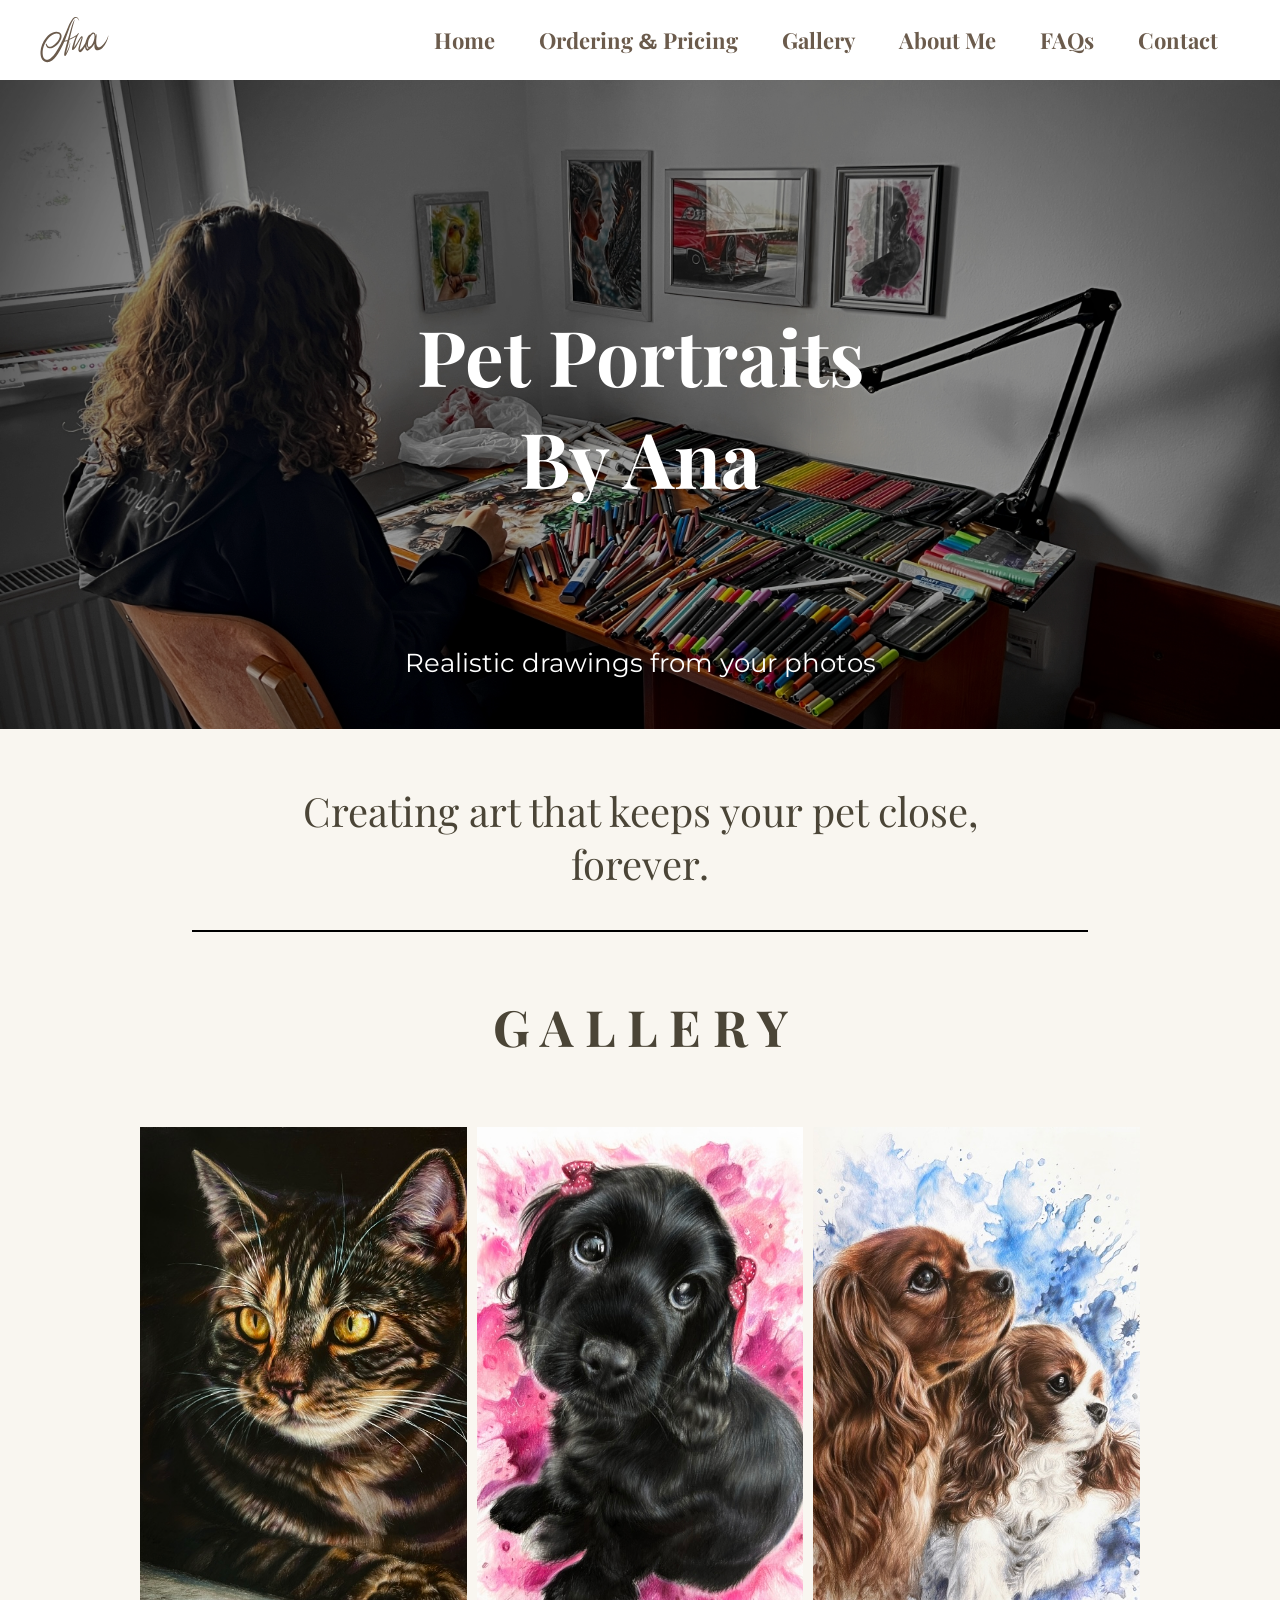
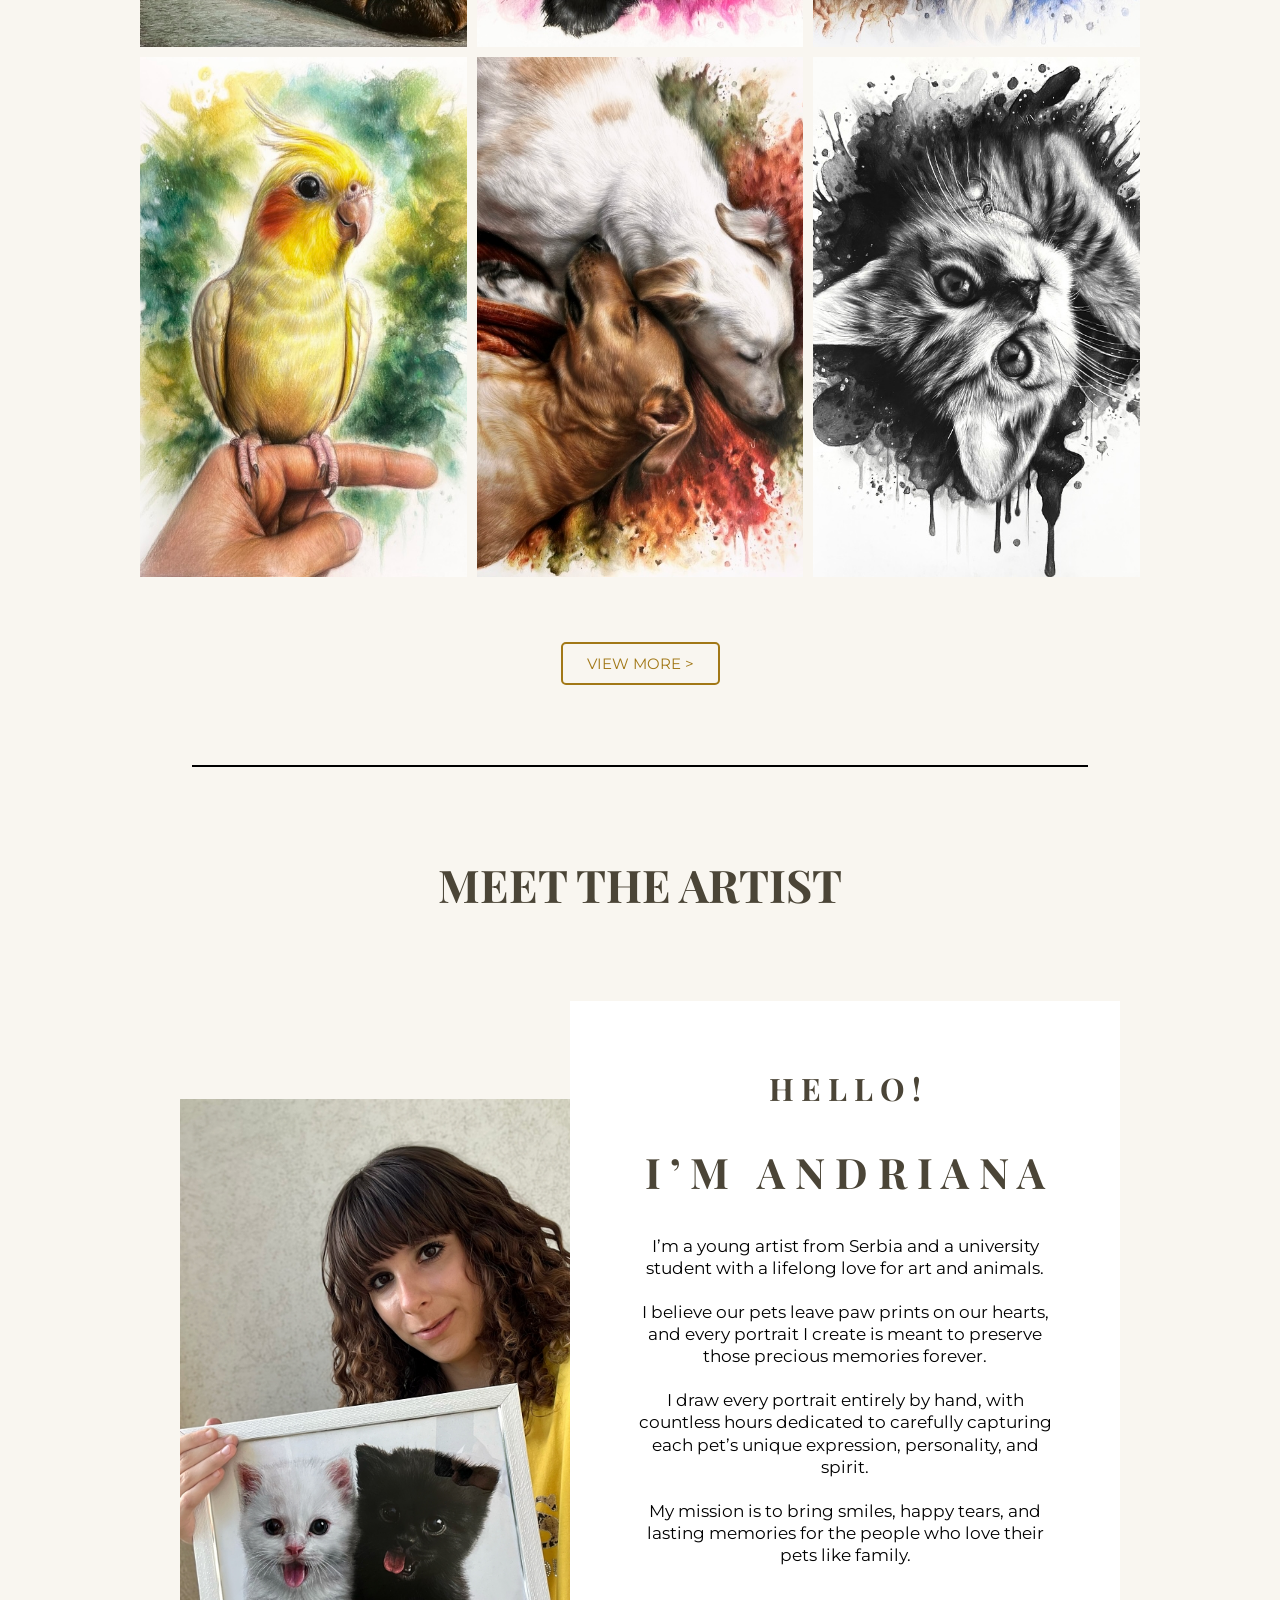
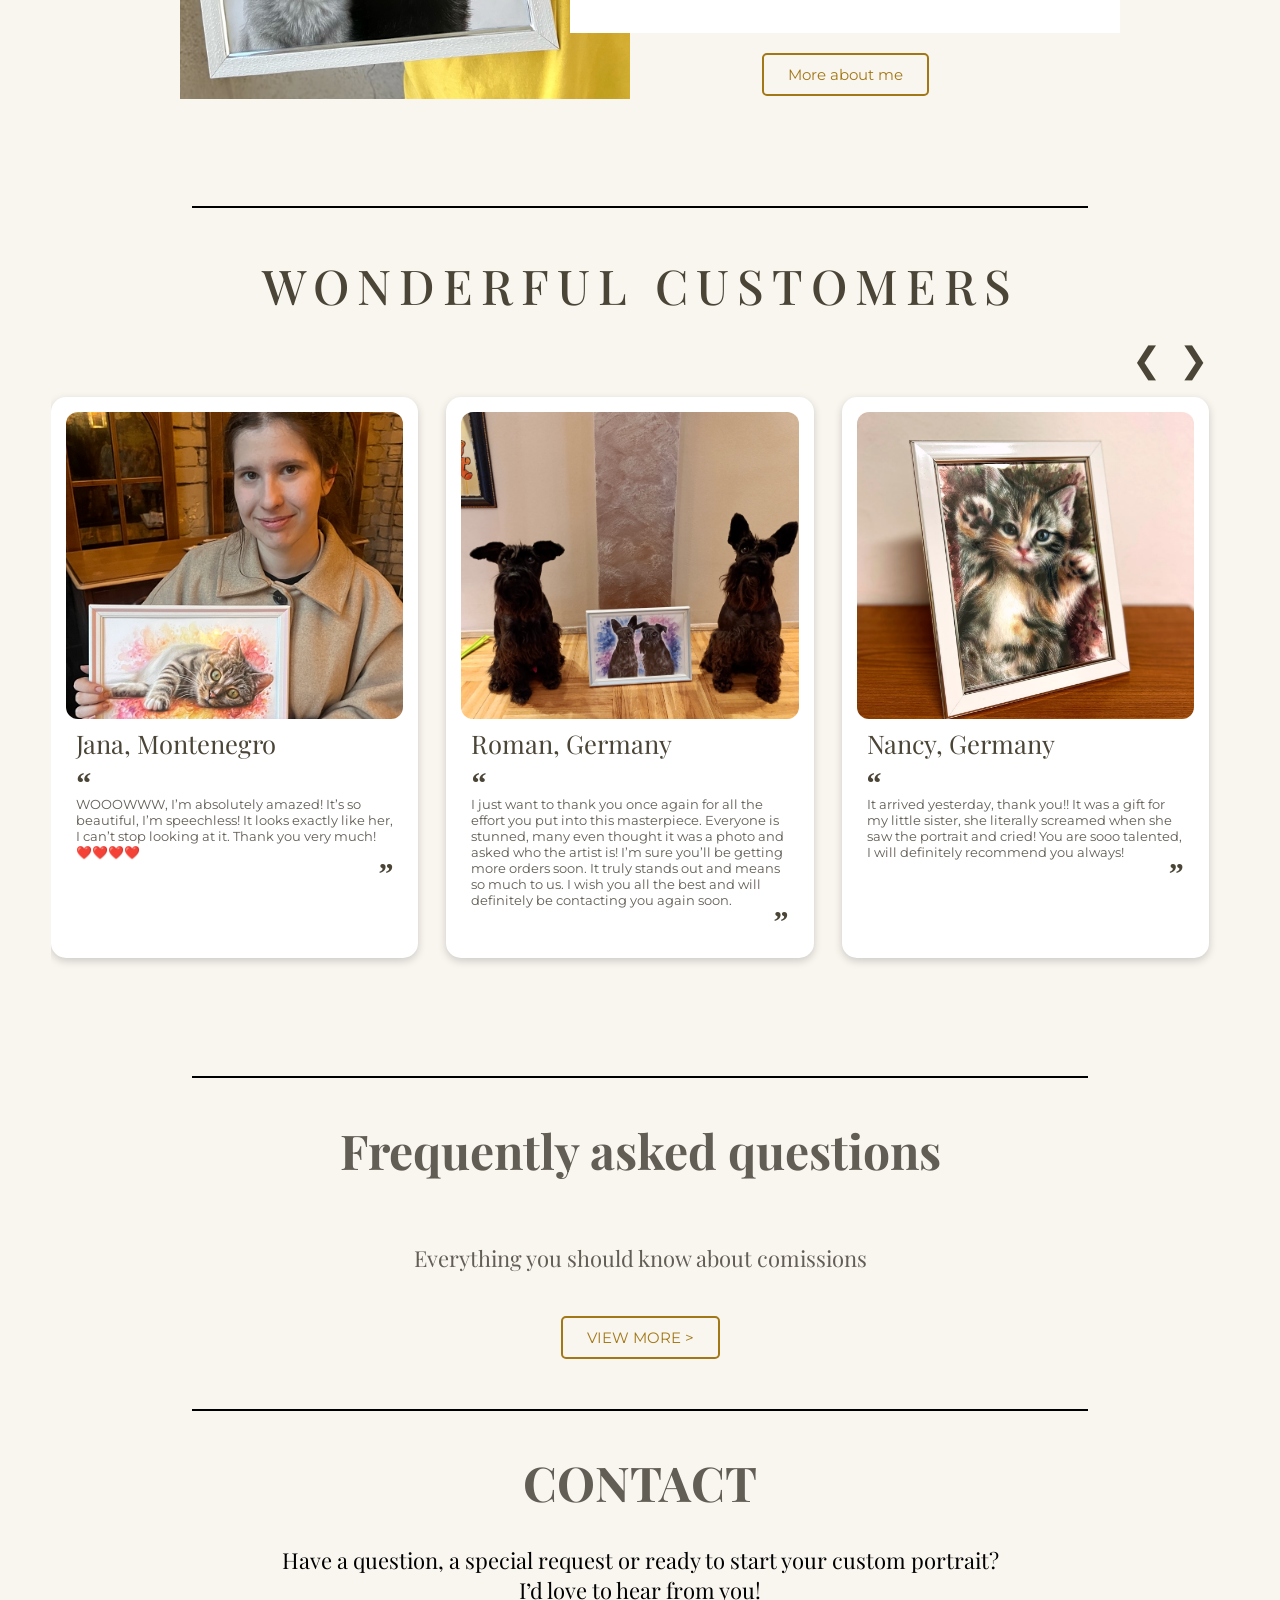
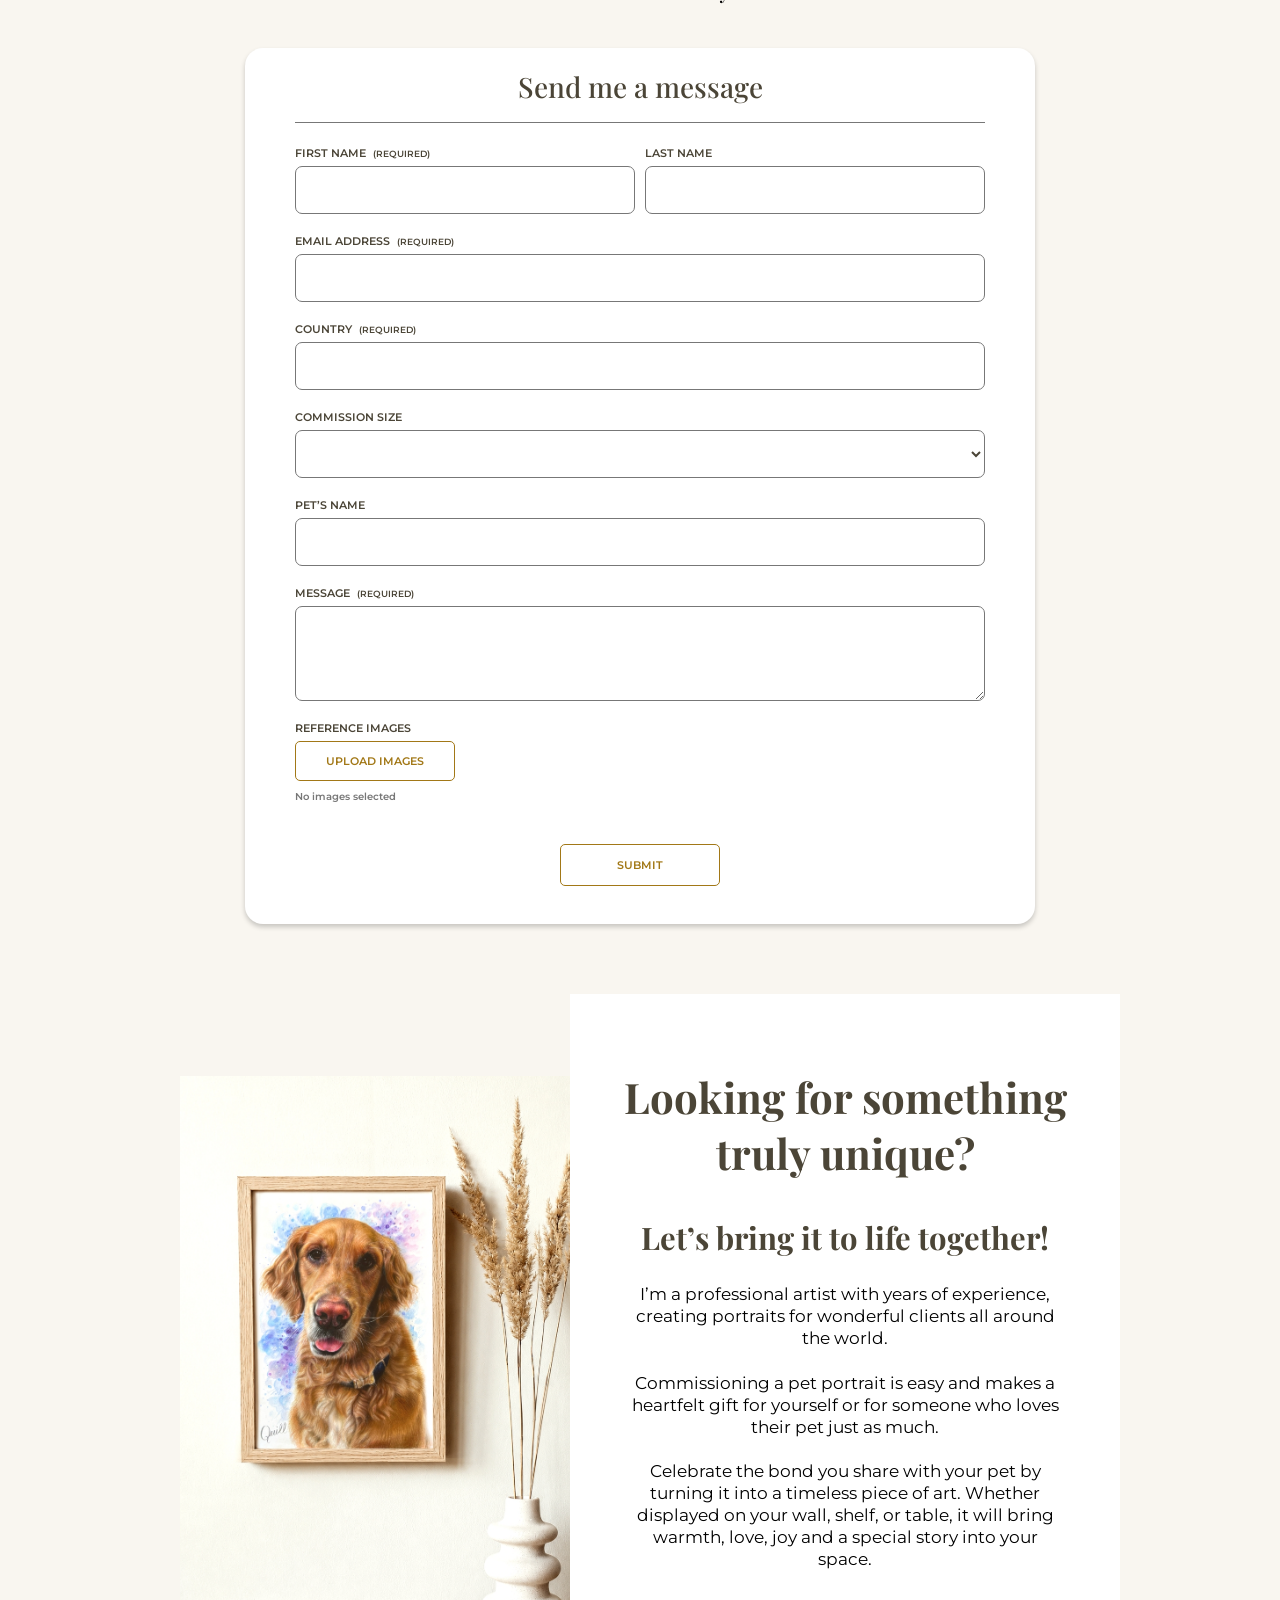
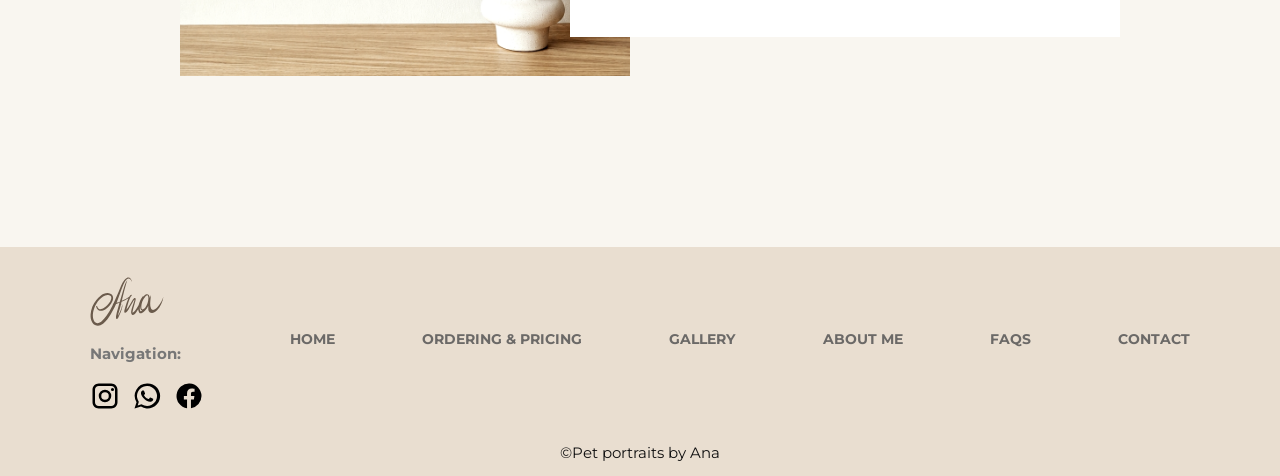
<file: index.html>
<!DOCTYPE html>
<html lang="en">
<head>
    <meta charset="UTF-8">
    <meta name="viewport" content="width=device-width, initial-scale=1.0">
    <title>Pet Portraits by Ana</title>
    <link rel="stylesheet" href="anja.css">
    <link rel="icon" type="image/svg+xml" href="./Pic/logo.svg">
    <link rel="preconnect" href="https://fonts.googleapis.com">
    <link rel="preconnect" href="https://fonts.gstatic.com" crossorigin>
    <link href="https://fonts.googleapis.com/css2?family=Anton&family=Playfair+Display:ital,wght@0,400..900;1,400..900&display=swap" rel="stylesheet">
    <link href="https://fonts.googleapis.com/css2?family=Montagu+Slab:opsz,wght@16..144,100..700&display=swap" rel="stylesheet">
    <link href="https://fonts.googleapis.com/css2?family=Montserrat:ital,wght@0,100..900;1,100..900&display=swap" rel="stylesheet">
</head>
<body>
    <div class="navbar">
        <div class="container">
            <a href="index.html" class="logo-link" aria-label="Home">
                <img class="logo" id="logo" src="./Pic/logo.svg" alt="">
            </a>
            <nav>
                <img class="exit" id="exit" src="./Pic/exit.svg" alt="exit">
                <ul class="nav-meni">
                    <li><a href="index.html">Home</a></li>
                    <li><a href="pricing.html">Ordering <span class="slovo">&</span> Pricing</a></li>
                    <li><a href="gallery.html">Gallery</a></li>
                    <li><a href="about.html">About Me</a></li>
                    <li><a href="faq.html">FAQs</a></li>
                    <li><a href="contact.html">Contact</a></li>
                </ul>
            </nav>
            <img class="menu" id="menu" src="./Pic/menu.svg" alt="menu">
        </div>
    </div>
    <section class="hero">
        <img class="hero-img" src="Pic/Gallery/za_stolom.jpg" alt="">
        <div class="hero-text">
            <h1 class="Pet-portraits">Pet Portraits<br>By Ana</h1>
            <p class="Realistic">Realistic drawings from your photos</p>
        </div>
    </section>
    <section class="creation">
        <p class="text-creation">Creating art that keeps your pet close,<br> forever.</p>
        <div class="linija"></div>
    </section>
    <section class="gallery">
        <div class="gallery-holder">
            <h1 class="gallery-text">G A L L E R Y</h1>
            <div class="images">
                <img class="ljubimac" src="./Pic/Gallery/crna_maca.jpg" alt="">
                <img class="ljubimac" src="./Pic/Gallery/slatko_kuce.jpeg" alt="">
                <img class="ljubimac" src="./Pic/Gallery/dva_kuceta.jpg" alt="">
                <img class="ljubimac" src="./Pic/Gallery/papagaj.jpg" alt="">
                <img class="ljubimac" src="./Pic/Gallery/beli_braun.jpg" alt="">
                <img class="ljubimac" src="./Pic/Gallery/crno_bela_macka.jpg" alt="">
            </div>
        </div>
        <button class="gallery-dugme" onclick="window.location.href='gallery.html'">VIEW MORE ></button>
    </section>
    <div class="linija1"></div>
    <section>
        <h1 class="meet_the_artist">MEET THE ARTIST</h1>
        <div class="o_meni">
            <img class="slika_anje" src="./Pic/Gallery/anja.png" alt="">
            <div class="dugme_i_podaci_o_meni">
                <div class="podaci_o_meni">
                    <h2 class="HELLO">H E L L O !</h2>
                    <h1 class="andriana">I ’ M &nbsp; A N D R I A N A</h1>
                    <p class="young_artist">I’m a young artist from Serbia and a university<br> student with a lifelong love for art and animals.<br><br>I believe our pets leave paw prints on our hearts,<br> and every portrait I create is meant to preserve<br> those precious memories forever.<br><br>I draw every portrait entirely by hand, with<br> countless hours dedicated to carefully capturing<br> each pet’s unique expression, personality, and<br> spirit.<br><br>My mission is to bring smiles, happy tears, and<br> lasting memories for the people who love their<br> pets like family.</p>
                </div>
                <button class="gallery-dugme" onclick="window.location.href='about.html'">More about me</button>
            </div>
        </div>
        <div class="linija2"></div>
    </section>
    <section class="customers">
        <div class="customers-head">
            <h1 class="customers-title">WONDERFUL CUSTOMERS</h1>
            <div class="customers-arrows">
                <button type="button" class="customer-arrow customer-prev" aria-label="Previous">&#10094;</button>
                <button type="button" class="customer-arrow customer-next" aria-label="Next">&#10095;</button>
            </div>
        </div>
        <div class="customers-slider">
            <div class="customer-card">
                <img class="customer-img" src="./Pic/Gallery/jana.JPG" alt="">
                <div class="customer-content">
                    <h2>Jana, Montenegro</h2>
                    <span class="quote-start">“</span>
                    <p>WOOOWWW, I’m absolutely amazed! It’s so beautiful, I’m speechless! It looks exactly like her, I can’t stop looking at it. Thank you very much!<br>❤️❤️❤️❤️</p>
                    <span class="quote-end">”</span>
                </div>
            </div>
            <div class="customer-card">
                <img class="customer-img" src="./Pic/Gallery/mali.JPG" alt="">
                <div class="customer-content">
                    <h2>Roman, Germany</h2>
                    <span class="quote-start">“</span>
                    <p>I just want to thank you once again for all the effort you put into this masterpiece. Everyone is stunned, many even thought it was a photo and asked who the artist is! I’m sure you’ll be getting more orders soon. It truly stands out and means so much to us. I wish you all the best and will definitely be contacting you again soon.</p>
                    <span class="quote-end">”</span>
                </div>
            </div>
            <div class="customer-card">
                <img class="customer-img" src="./Pic/Gallery/malamaca.jpeg" alt="">
                <div class="customer-content">
                    <h2>Nancy, Germany</h2>
                    <span class="quote-start">“</span>
                    <p>It arrived yesterday, thank you!! It was a gift for my little sister, she literally screamed when she saw the portrait and cried! You are sooo talented, I will definitely recommend you always!</p>
                    <span class="quote-end">”</span>
                </div>
            </div>
            <div class="customer-card">
                <img class="customer-img" src="./Pic/Gallery/pacovi_na_zidu.jpeg" alt="">
                <div class="customer-content">
                    <h2>Natalie, France</h2>
                    <span class="quote-start">“</span>
                    <p>Hey! My painting arrived! 🤩🤩🤩 I'm so in love with it 😍🥰 It arrived in perfect condition! Here it is on my wall 😃 I call it The Great Rat Wall of Rouen 😂🤣 Everytime I sit and watch TV or read on the couch can glance over and see it 🥹I've sent photos of it to all my family and friends ☺️🥰 “</p>
                    <span class="quote-end">”</span>
                </div>
            </div>
            <div class="customer-card">
                <img class="customer-img" src="./Pic/Gallery/belo_kuce_sa_jezikom.jpeg" alt="">
                <div class="customer-content">
                    <h2>Sofia, Serbia</h2>
                    <span class="quote-start">“</span>
                    <p>Awww, it’s absolutely amazing! I love it sooo much! It’s perfect! Thank you soo much!! 🥹🥹</p>
                    <span class="quote-end">”</span>
                </div>
            </div>
            <div class="customer-card">
                <img class="customer-img" src="./Pic/Gallery/vucjak.jpeg" alt="">
                <div class="customer-content">
                    <h2>Steven, UK</h2>
                    <span class="quote-start">“</span>
                    <p>No way?! Oh my word that is beyond amazing!!!<br><br>The drawing is honestly incredible it’s like a real picture! Thank you! I am an artist full time too and I appreciate your work so much 💜</p>
                    <span class="quote-end">”</span>
                </div>
            </div>
            <div class="customer-card">
                <img class="customer-img" src="./Pic/Gallery/vucjak.jpeg" alt="">
                <div class="customer-content">
                    <h2>Mila, Croatia</h2>
                    <span class="quote-start">“</span>
                    <p>I’m so happy with the final result. Everything from the expression to the smallest details looks perfect. Thank you for putting so much time and love into this beautiful portrait.</p>
                    <span class="quote-end">”</span>
                </div>
            </div>
        </div>
    </section>
    <section class="FAQ-section">
        <div class="linija3"></div>
        <h1 class="FAQ">Frequently asked questions</h1>
        <p class="FAQ-text">Everything you should know about comissions</p>
        <div class="FAQ-dugme">
            <button class="gallery-dugme" onclick="window.location.href='faq.html'">VIEW MORE ></button>
        </div>
        <div class="linija3"></div>
    </section>
    <section class="CONTACT-section" id="contact">
        <h1 class="contact">CONTACT</h1>
        <p class="FAQ-text">Have a question, a special request or ready to start your custom portrait?<br>I’d love to hear from you!</p>
        <div class="form-success-message" id="form-success-message">Message sent successfully! Thank you for reaching out.</div>
        <div class="contact-form-box">
            <h2 class="contact-form-title">Send me a message</h2>
            <div class="contact-form-line"></div>
            <form class="contact-form" action="https://formsubmit.co/anapetportraits@gmail.com" method="POST" enctype="multipart/form-data">
                <input type="hidden" name="_subject" value="New Pet Portrait Request">
                <input type="hidden" name="_template" value="table">
                <input type="hidden" name="_captcha" value="false">
                <input type="hidden" name="_next" id="form-next" value="">
                <input type="text" name="_honey" style="display:none">
                <div class="contact-name-row">
                    <div class="contact-field">
                        <label for="first-name">FIRST NAME <span>(REQUIRED)</span></label>
                        <input type="text" id="first-name" name="First Name" required>
                    </div>
                    <div class="contact-field">
                        <label for="last-name">LAST NAME</label>
                        <input type="text" id="last-name" name="Last Name">
                    </div>
                </div>
                <div class="contact-field">
                    <label for="email">EMAIL ADDRESS <span>(REQUIRED)</span></label>
                    <input type="email" id="email" name="email" required>
                </div>
                <div class="contact-field">
                    <label for="country">COUNTRY <span>(REQUIRED)</span></label>
                    <input type="text" id="country" name="Country" required>
                </div>
                <div class="contact-field">
                    <label for="commission-size">COMMISSION SIZE</label>
                    <select id="commission-size" name="Commission Size">
                        <option value=""></option>
                        <option value="A5">A5 - 15 x 21cm / 6 x 8”</option>
                        <option value="A4">A4 - 21 x 30cm / 8 x 12”</option>
                        <option value="A3">A3 - 30 x 42cm / 12 x 16”</option>
                        <option value="A2">A2 - 42 x 60cm / 16 x 23”</option>
                        <option value="Not sure">Not sure</option>
                    </select>
                </div>
                <div class="contact-field">
                    <label for="pet-name">PET’S NAME</label>
                    <input type="text" id="pet-name" name="Pet Name">
                </div>
                <div class="contact-field">
                    <label for="message">MESSAGE <span>(REQUIRED)</span></label>
                    <textarea id="message" name="Message" required></textarea>
                </div>
                <div class="contact-field upload-field">
                    <label>REFERENCE IMAGES</label>
                    <input type="file" id="reference-images" class="contact-file-input" accept="image/*" multiple>
                    <label for="reference-images" class="contact-upload-button">UPLOAD IMAGES</label>
                    <p class="selected-images-text" id="selected-images-text">No images selected</p>
                    <div class="image-preview-container" id="image-preview-container"></div>
                </div>
                <div class="contact-submit-holder">
                    <button type="submit" class="contact-submit">SUBMIT</button>
                </div>
            </form>
        </div>
        <div class="o_meni_2">
            <img class="slika_anje_2" src="./Pic/Gallery/lastimg.JPG" alt="">
            <div class="dugme_i_podaci_o_meni_2">
                <div class="podaci_o_meni_2">
                    <h1 class="andriana_2">Looking for something<br>truly unique?</h1>
                    <h2 class="HELLO_2">Let’s bring it to life together!</h2>
                    <p class="young_artist_2">I’m a professional artist with years of experience,<br>creating portraits for wonderful clients all around<br>the world.<br><br>Commissioning a pet portrait is easy and makes a<br>heartfelt gift for yourself or for someone who loves<br>their pet just as much.<br><br>Celebrate the bond you share with your pet by<br>turning it into a timeless piece of art. Whether<br>displayed on your wall, shelf, or table, it will bring<br>warmth, love, joy and a special story into your<br>space.</p>
                </div>
            </div>
        </div>
    </section>
    <footer class="footer">
        <div class="footer-container">
            <div class="footer-left">
                <a href="index.html" class="footer-logo-link" aria-label="Home">
                    <img class="footer-logo" src="./Pic/logo.svg" alt="Pet portraits by Ana">
                </a>
                <p class="footer-navigation-title">Navigation:</p>
                <div class="footer-socials">
                    <a href="https://www.instagram.com/pet_portraits_by_ana?stkn=MnNtdGc3ZnBmYXQ%3D&utm_source=qr" class="footer-social" aria-label="Instagram">
                        <svg viewBox="0 0 24 24">
                            <path d="M7 2C4.24 2 2 4.24 2 7v10c0 2.76 2.24 5 5 5h10c2.76 0 5-2.24 5-5V7c0-2.76-2.24-5-5-5H7zm0 2h10c1.66 0 3 1.34 3 3v10c0 1.66-1.34 3-3 3H7c-1.66 0-3-1.34-3-3V7c0-1.66 1.34-3 3-3zm11 1.5a1.25 1.25 0 1 0 0 2.5 1.25 1.25 0 0 0 0-2.5zM12 7a5 5 0 1 0 0 10 5 5 0 0 0 0-10zm0 2a3 3 0 1 1 0 6 3 3 0 0 1 0-6z"/>
                        </svg>
                    </a>
                    <a href="https://wa.me/message/BSBL3H74PK2NA1" class="footer-social" aria-label="WhatsApp">
                        <svg viewBox="0 0 24 24">
                            <path d="M12.04 2a9.84 9.84 0 0 0-8.42 14.93L2 22l5.2-1.58A9.98 9.98 0 1 0 12.04 2zm0 17.98a8.02 8.02 0 0 1-4.1-1.12l-.3-.18-3.08.94.92-3-.2-.31A7.99 7.99 0 1 1 12.04 19.98zm4.4-5.98c-.24-.12-1.43-.7-1.65-.78-.22-.08-.38-.12-.54.12-.16.24-.62.78-.76.94-.14.16-.28.18-.52.06-.24-.12-1.01-.37-1.93-1.19-.71-.63-1.19-1.41-1.33-1.65-.14-.24-.01-.37.11-.49.11-.11.24-.28.36-.42.12-.14.16-.24.24-.4.08-.16.04-.3-.02-.42-.06-.12-.54-1.3-.74-1.78-.2-.47-.4-.41-.54-.42h-.46c-.16 0-.42.06-.64.3-.22.24-.84.82-.84 2 0 1.18.86 2.32.98 2.48.12.16 1.69 2.58 4.1 3.62.57.25 1.02.39 1.37.5.58.18 1.1.16 1.51.1.46-.07 1.43-.58 1.63-1.15.2-.56.2-1.04.14-1.14-.06-.1-.22-.16-.46-.28z"/>
                        </svg>
                    </a>
                    <a href="https://www.facebook.com/share/18nD4Vcwr3/" class="footer-social" aria-label="Facebook">
                        <svg viewBox="0 0 24 24">
                            <path d="M22 12a10 10 0 1 0-11.56 9.88v-6.99H7.9V12h2.54V9.8c0-2.51 1.5-3.9 3.78-3.9 1.09 0 2.23.2 2.23.2v2.45H15.2c-1.24 0-1.63.77-1.63 1.56V12h2.77l-.44 2.89h-2.33v6.99A10 10 0 0 0 22 12z"/>
                        </svg>
                    </a>
                </div>
            </div>
            <nav class="footer-links">
                <a href="index.html">HOME</a>
                <a href="pricing.html">ORDERING & PRICING</a>
                <a href="gallery.html">GALLERY</a>
                <a href="about.html">ABOUT ME</a>
                <a href="faq.html">FAQS</a>
                <a href="contact.html">CONTACT</a>
            </nav>
        </div>
        <p class="footer-copyright">©Pet portraits by Ana</p>
    </footer>
    <script>
        const mobileBtn=document.getElementById('menu');
        const nav=document.querySelector('.navbar nav');
        const mobileBtnExit=document.getElementById('exit');
        mobileBtn.addEventListener('click',()=>{
            nav.classList.add('open');
        });
        mobileBtnExit.addEventListener('click',()=>{
            nav.classList.remove('open');
        });
        const hero=document.querySelector('.hero');
        const heroImage=document.querySelector('.hero-img');
        let heroParallaxFrame=false;
        function updateHeroParallax(){
            const rect=hero.getBoundingClientRect();
            const startPosition=34;
            const endPosition=78;
            const progress=Math.max(0,Math.min(1,-rect.top/rect.height));
            const imagePosition=startPosition+(endPosition-startPosition)*progress;
            heroImage.style.objectPosition=`center ${imagePosition}%`;
            heroParallaxFrame=false;
        }
        function requestHeroParallax(){
            if(heroParallaxFrame){
                return;
            }
            heroParallaxFrame=true;
            requestAnimationFrame(updateHeroParallax);
        }
        window.addEventListener('scroll',requestHeroParallax,{passive:true});
        window.addEventListener('resize',requestHeroParallax);
        updateHeroParallax();
        const customersSlider=document.querySelector('.customers-slider');
        const customerNext=document.querySelector('.customer-next');
        const customerPrev=document.querySelector('.customer-prev');
        function getScrollAmount(){
            const card=customersSlider.querySelector('.customer-card');
            const sliderStyle=getComputedStyle(customersSlider);
            const gap=parseFloat(sliderStyle.gap)||0;
            return card.getBoundingClientRect().width+gap;
        }
        customerNext.addEventListener('click',()=>{
            customersSlider.scrollBy({
                left:getScrollAmount(),
                behavior:'smooth'
            });
        });
        customerPrev.addEventListener('click',()=>{
            customersSlider.scrollBy({
                left:-getScrollAmount(),
                behavior:'smooth'
            });
        });
        function updateArrows(){
            const maxScroll=customersSlider.scrollWidth-customersSlider.clientWidth;
            if(customersSlider.scrollLeft<=5){
                customerPrev.style.color='#c7c7c7';
            }else{
                customerPrev.style.color='#4B4537';
            }
            if(customersSlider.scrollLeft>=maxScroll-5){
                customerNext.style.color='#c7c7c7';
            }else{
                customerNext.style.color='#4B4537';
            }
        }
        customersSlider.addEventListener('scroll',updateArrows);
        window.addEventListener('resize',updateArrows);
        updateArrows();
        const referenceImages=document.getElementById('reference-images');
        const imagePreviewContainer=document.getElementById('image-preview-container');
        const selectedImagesText=document.getElementById('selected-images-text');
        const contactForm=document.querySelector('.contact-form');
        const formNext=document.getElementById('form-next');
        let selectedImages=[];
        referenceImages.addEventListener('change',()=>{
            const newImages=Array.from(referenceImages.files);
            newImages.forEach((file)=>{
                const alreadyExists=selectedImages.some((existingFile)=>{
                    return existingFile.name===file.name&&existingFile.size===file.size&&existingFile.lastModified===file.lastModified;
                });
                if(!alreadyExists){
                    selectedImages.push(file);
                }
            });
            referenceImages.value='';
            renderImagePreviews();
        });
        function renderImagePreviews(){
            imagePreviewContainer.innerHTML='';
            if(selectedImages.length===0){
                selectedImagesText.textContent='No images selected';
                return;
            }
            if(selectedImages.length===1){
                selectedImagesText.textContent='1 image selected';
            }else{
                selectedImagesText.textContent=selectedImages.length+' images selected';
            }
            selectedImages.forEach((file,index)=>{
                const previewItem=document.createElement('div');
                previewItem.classList.add('image-preview-item');
                const image=document.createElement('img');
                const imageURL=URL.createObjectURL(file);
                image.src=imageURL;
                image.alt=file.name;
                image.onload=()=>{
                    URL.revokeObjectURL(imageURL);
                };
                const removeButton=document.createElement('button');
                removeButton.type='button';
                removeButton.classList.add('remove-preview-image');
                removeButton.innerHTML='&times;';
                removeButton.setAttribute('aria-label','Remove image');
                removeButton.addEventListener('click',()=>{
                    selectedImages.splice(index,1);
                    renderImagePreviews();
                });
                previewItem.appendChild(image);
                previewItem.appendChild(removeButton);
                imagePreviewContainer.appendChild(previewItem);
            });
        }
        contactForm.addEventListener('submit',(event)=>{
            formNext.value=window.location.origin+window.location.pathname+'?sent=1#contact';
            const oldFileInputs=contactForm.querySelectorAll('.generated-file-input');
            oldFileInputs.forEach((input)=>{
                input.remove();
            });
            let totalSize=0;
            selectedImages.forEach((file)=>{
                totalSize+=file.size;
            });
            const maxSize=10*1024*1024;
            if(totalSize>maxSize){
                event.preventDefault();
                alert('The total size of the selected images must be less than 10 MB.');
                return;
            }
            selectedImages.forEach((file,index)=>{
                const dataTransfer=new DataTransfer();
                dataTransfer.items.add(file);
                const fileInput=document.createElement('input');
                fileInput.type='file';
                fileInput.name='attachment_'+(index+1);
                fileInput.classList.add('generated-file-input');
                fileInput.style.display='none';
                fileInput.files=dataTransfer.files;
                contactForm.appendChild(fileInput);
            });
        });
        const urlParameters=new URLSearchParams(window.location.search);
        const successMessage=document.getElementById('form-success-message');
        if(urlParameters.get('sent')==='1'){
            setTimeout(()=>{
                successMessage.classList.add('show-success-message');
            },100);
            setTimeout(()=>{
                successMessage.classList.remove('show-success-message');
            },6100);
            history.replaceState({},document.title,window.location.pathname+'#contact');
        }
    </script>
</body>
</html>
</file>
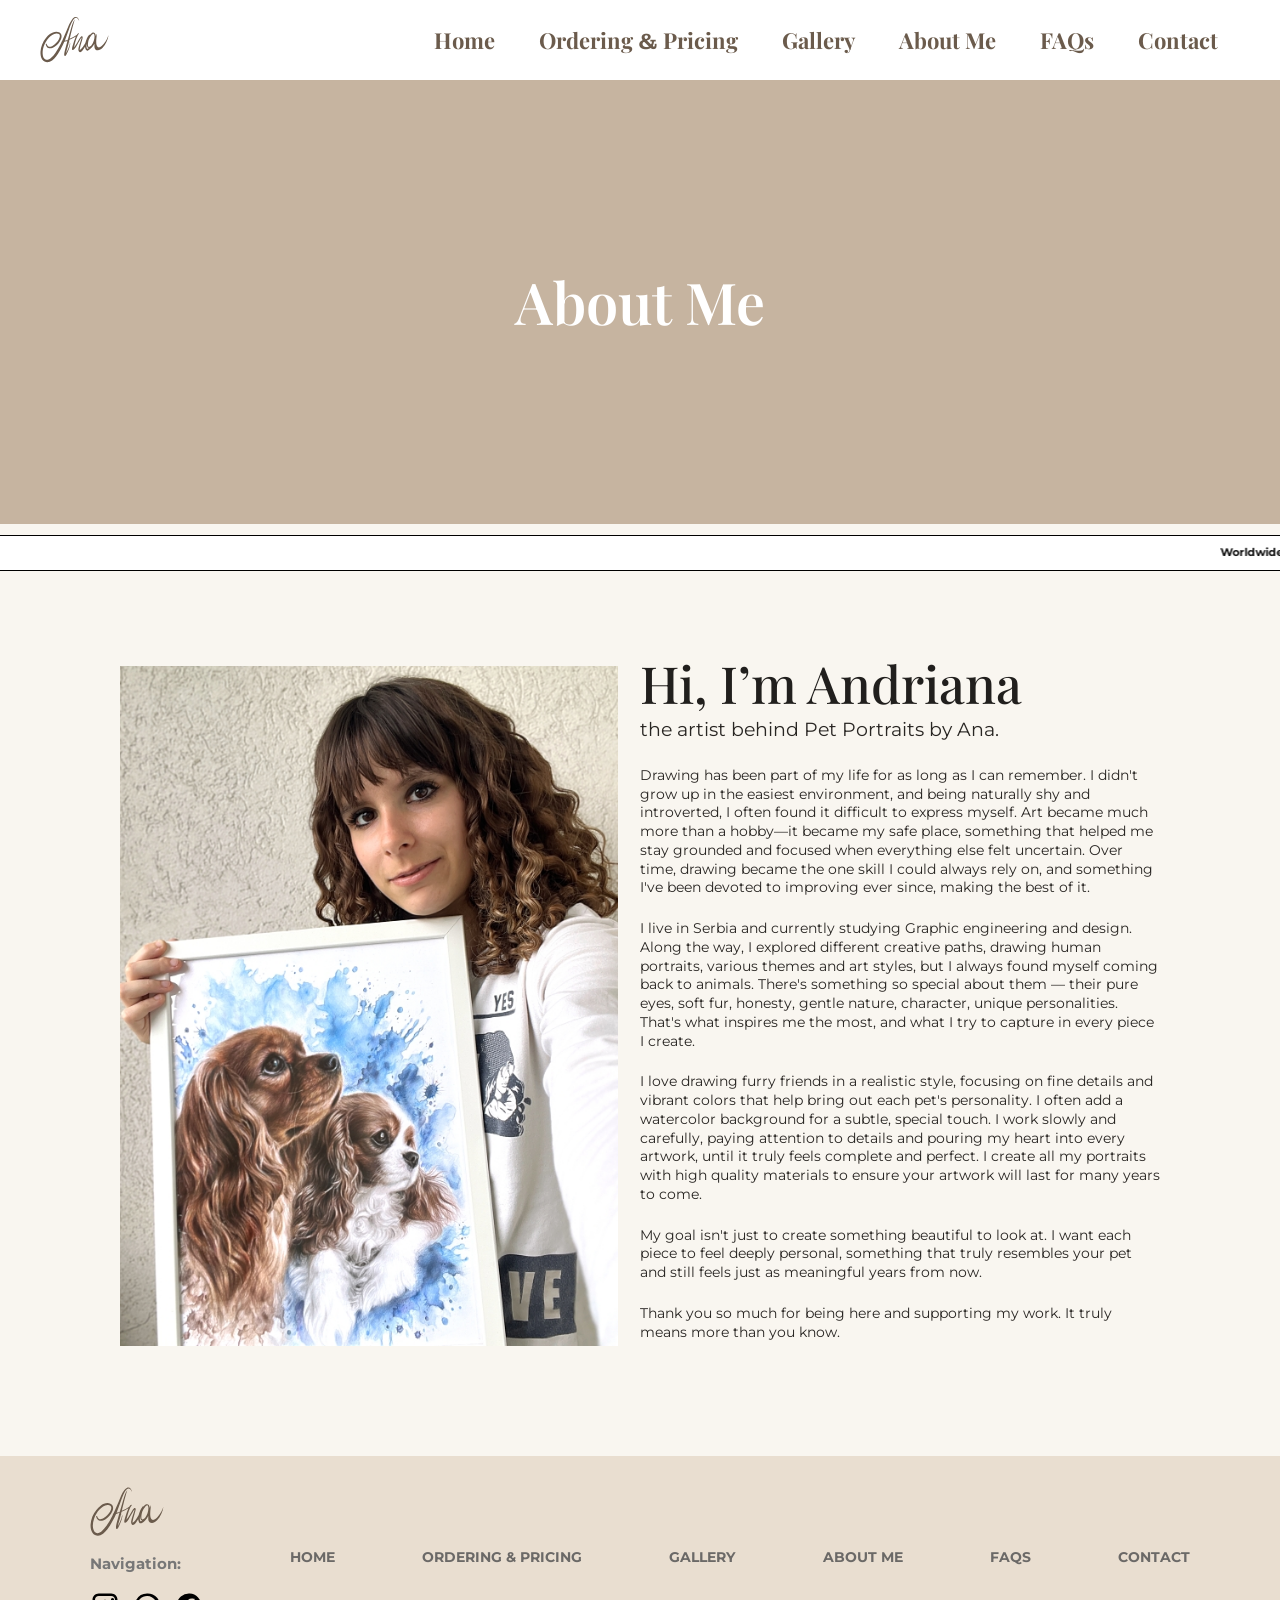
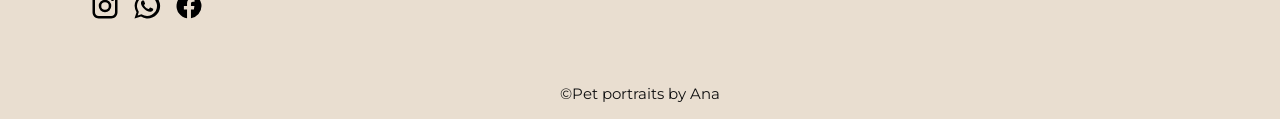
<file: about.html>
<!DOCTYPE html>
<html lang="en">
<head>
    <meta charset="UTF-8">
    <meta name="viewport" content="width=device-width, initial-scale=1.0">
    <title>About Me</title>
    <link rel="stylesheet" href="about.css">
    <link rel="icon" type="image/svg+xml" href="./Pic/logo.svg">
    <link rel="preconnect" href="https://fonts.googleapis.com">
    <link rel="preconnect" href="https://fonts.gstatic.com" crossorigin>
    <link href="https://fonts.googleapis.com/css2?family=Anton&family=Playfair+Display:ital,wght@0,400..900;1,400..900&display=swap" rel="stylesheet">
    <link href="https://fonts.googleapis.com/css2?family=Montagu+Slab:opsz,wght@16..144,100..700&display=swap" rel="stylesheet">
    <link href="https://fonts.googleapis.com/css2?family=Montserrat:ital,wght@0,100..900;1,100..900&display=swap" rel="stylesheet">
</head>
<body>
    <div class="navbar">
        <div class="container">
            <a href="index.html" class="logo-link" aria-label="Home">
                <img class="logo" id="logo" src="./Pic/logo.svg" alt="Pet portraits by Ana">
            </a>
            <nav>
                <img class="exit" id="exit" src="./Pic/exit.svg" alt="exit">
                <ul class="nav-meni">
                    <li><a href="index.html">Home</a></li>
                    <li><a href="pricing.html">Ordering <span class="slovo">&</span> Pricing</a></li>
                    <li><a href="gallery.html">Gallery</a></li>
                    <li><a href="about.html">About Me</a></li>
                    <li><a href="faq.html">FAQs</a></li>
                    <li><a href="contact.html">Contact</a></li>
                </ul>
            </nav>
            <img class="menu" id="menu" src="./Pic/menu.svg" alt="menu">
        </div>
    </div>
    <section class="about-hero">
        <h1>About Me</h1>
    </section>
    <div class="about-marquee-space"></div>
    <div class="about-marquee">
        <marquee behavior="scroll" direction="left" scrollamount="4">
            Worldwide Shipping　-　Portraits With Soul　-　Made With Love　-　Timeless Memories　-　Emotional Artworks　-　Worldwide Shipping　-　Portraits With Soul　-　Made With Love　-　Timeless Memories　-　Emotional Artworks　-　Worldwide Shipping　-　Portraits With Soul　-　Made With Love　-　Timeless Memories　-
        </marquee>
    </div>
    <main class="about-content">
        <section class="about-intro">
            <div class="about-image-wrap">
                <img class="about-image" src="./Pic/Gallery/andriana.jpg" alt="Andriana holding a pet portrait">
            </div>
            <div class="about-text">
                <h2>Hi, I’m Andriana</h2>
                <h3>the artist behind Pet Portraits by Ana.</h3>
                <p>
                    Drawing has been part of my life for as long as I can remember. I didn't grow up in the easiest environment, and being naturally shy and introverted, I often found it difficult to express myself. Art became much more than a hobby—it became my safe place, something that helped me stay grounded and focused when everything else felt uncertain. Over time, drawing became the one skill I could always rely on, and something I've been devoted to improving ever since, making the best of it.
                </p>
                <p>
                    I live in Serbia and currently studying Graphic engineering and design. Along the way, I explored different creative paths, drawing human portraits, various themes and art styles, but I always found myself coming back to animals. There's something so special about them — their pure eyes, soft fur, honesty, gentle nature, character, unique personalities. That's what inspires me the most, and what I try to capture in every piece I create.
                </p>
                <p>
                    I love drawing furry friends in a realistic style, focusing on fine details and vibrant colors that help bring out each pet's personality. I often add a watercolor background for a subtle, special touch. I work slowly and carefully, paying attention to details and pouring my heart into every artwork, until it truly feels complete and perfect. I create all my portraits with high quality materials to ensure your artwork will last for many years to come.
                </p>
                <p>
                    My goal isn't just to create something beautiful to look at. I want each piece to feel deeply personal, something that truly resembles your pet and still feels just as meaningful years from now.
                </p>
                <p>
                    Thank you so much for being here and supporting my work. It truly means more than you know.
                </p>
            </div>
        </section>
    </main>
    <footer class="footer">
        <div class="footer-container">
            <div class="footer-left">
                <a href="index.html" class="footer-logo-link" aria-label="Home">
                    <img class="footer-logo" src="./Pic/logo.svg" alt="Pet portraits by Ana">
                </a>
                <p class="footer-navigation-title">Navigation:</p>
                <div class="footer-socials">
                    <a href="https://www.instagram.com/pet_portraits_by_ana?stkn=MnNtdGc3ZnBmYXQ%3D&utm_source=qr" class="footer-social" aria-label="Instagram">
                        <svg viewBox="0 0 24 24">
                            <path d="M7 2C4.24 2 2 4.24 2 7v10c0 2.76 2.24 5 5 5h10c2.76 0 5-2.24 5-5V7c0-2.76-2.24-5-5-5H7zm0 2h10c1.66 0 3 1.34 3 3v10c0 1.66-1.34 3-3 3H7c-1.66 0-3-1.34-3-3V7c0-1.66 1.34-3 3-3zm11 1.5a1.25 1.25 0 1 0 0 2.5 1.25 1.25 0 0 0 0-2.5zM12 7a5 5 0 1 0 0 10 5 5 0 0 0 0-10zm0 2a3 3 0 1 1 0 6 3 3 0 0 1 0-6z"/>
                        </svg>
                    </a>
                    <a href="https://wa.me/message/BSBL3H74PK2NA1" class="footer-social" aria-label="WhatsApp">
                        <svg viewBox="0 0 24 24">
                            <path d="M12.04 2a9.84 9.84 0 0 0-8.42 14.93L2 22l5.2-1.58A9.98 9.98 0 1 0 12.04 2zm0 17.98a8.02 8.02 0 0 1-4.1-1.12l-.3-.18-3.08.94.92-3-.2-.31A7.99 7.99 0 1 1 12.04 19.98zm4.4-5.98c-.24-.12-1.43-.7-1.65-.78-.22-.08-.38-.12-.54.12-.16.24-.62.78-.76.94-.14.16-.28.18-.52.06-.24-.12-1.01-.37-1.93-1.19-.71-.63-1.19-1.41-1.33-1.65-.14-.24-.01-.37.11-.49.11-.11.24-.28.36-.42.12-.14.16-.24.24-.4.08-.16.04-.3-.02-.42-.06-.12-.54-1.3-.74-1.78-.2-.47-.4-.41-.54-.42h-.46c-.16 0-.42.06-.64.3-.22.24-.84.82-.84 2 0 1.18.86 2.32.98 2.48.12.16 1.69 2.58 4.1 3.62.57.25 1.02.39 1.37.5.58.18 1.1.16 1.51.1.46-.07 1.43-.58 1.63-1.15.2-.56.2-1.04.14-1.14-.06-.1-.22-.16-.46-.28z"/>
                        </svg>
                    </a>
                    <a href="https://www.facebook.com/share/18nD4Vcwr3/" class="footer-social" aria-label="Facebook">
                        <svg viewBox="0 0 24 24">
                            <path d="M22 12a10 10 0 1 0-11.56 9.88v-6.99H7.9V12h2.54V9.8c0-2.51 1.5-3.9 3.78-3.9 1.09 0 2.23.2 2.23.2v2.45H15.2c-1.24 0-1.63.77-1.63 1.56V12h2.77l-.44 2.89h-2.33v6.99A10 10 0 0 0 22 12z"/>
                        </svg>
                    </a>
                </div>
            </div>
            <nav class="footer-links">
                <a href="index.html">HOME</a>
                <a href="pricing.html">ORDERING & PRICING</a>
                <a href="gallery.html">GALLERY</a>
                <a href="about.html">ABOUT ME</a>
                <a href="faq.html">FAQS</a>
                <a href="contact.html">CONTACT</a>
            </nav>
        </div>
        <p class="footer-copyright">©Pet portraits by Ana</p>
    </footer>
    <script>
        const mobileBtn=document.getElementById('menu');
        const nav=document.querySelector('.navbar nav');
        const mobileBtnExit=document.getElementById('exit');
        mobileBtn.addEventListener('click',()=>{
            nav.classList.add('open');
        });
        mobileBtnExit.addEventListener('click',()=>{
            nav.classList.remove('open');
        });
    </script>
</body>
</html>
</file>
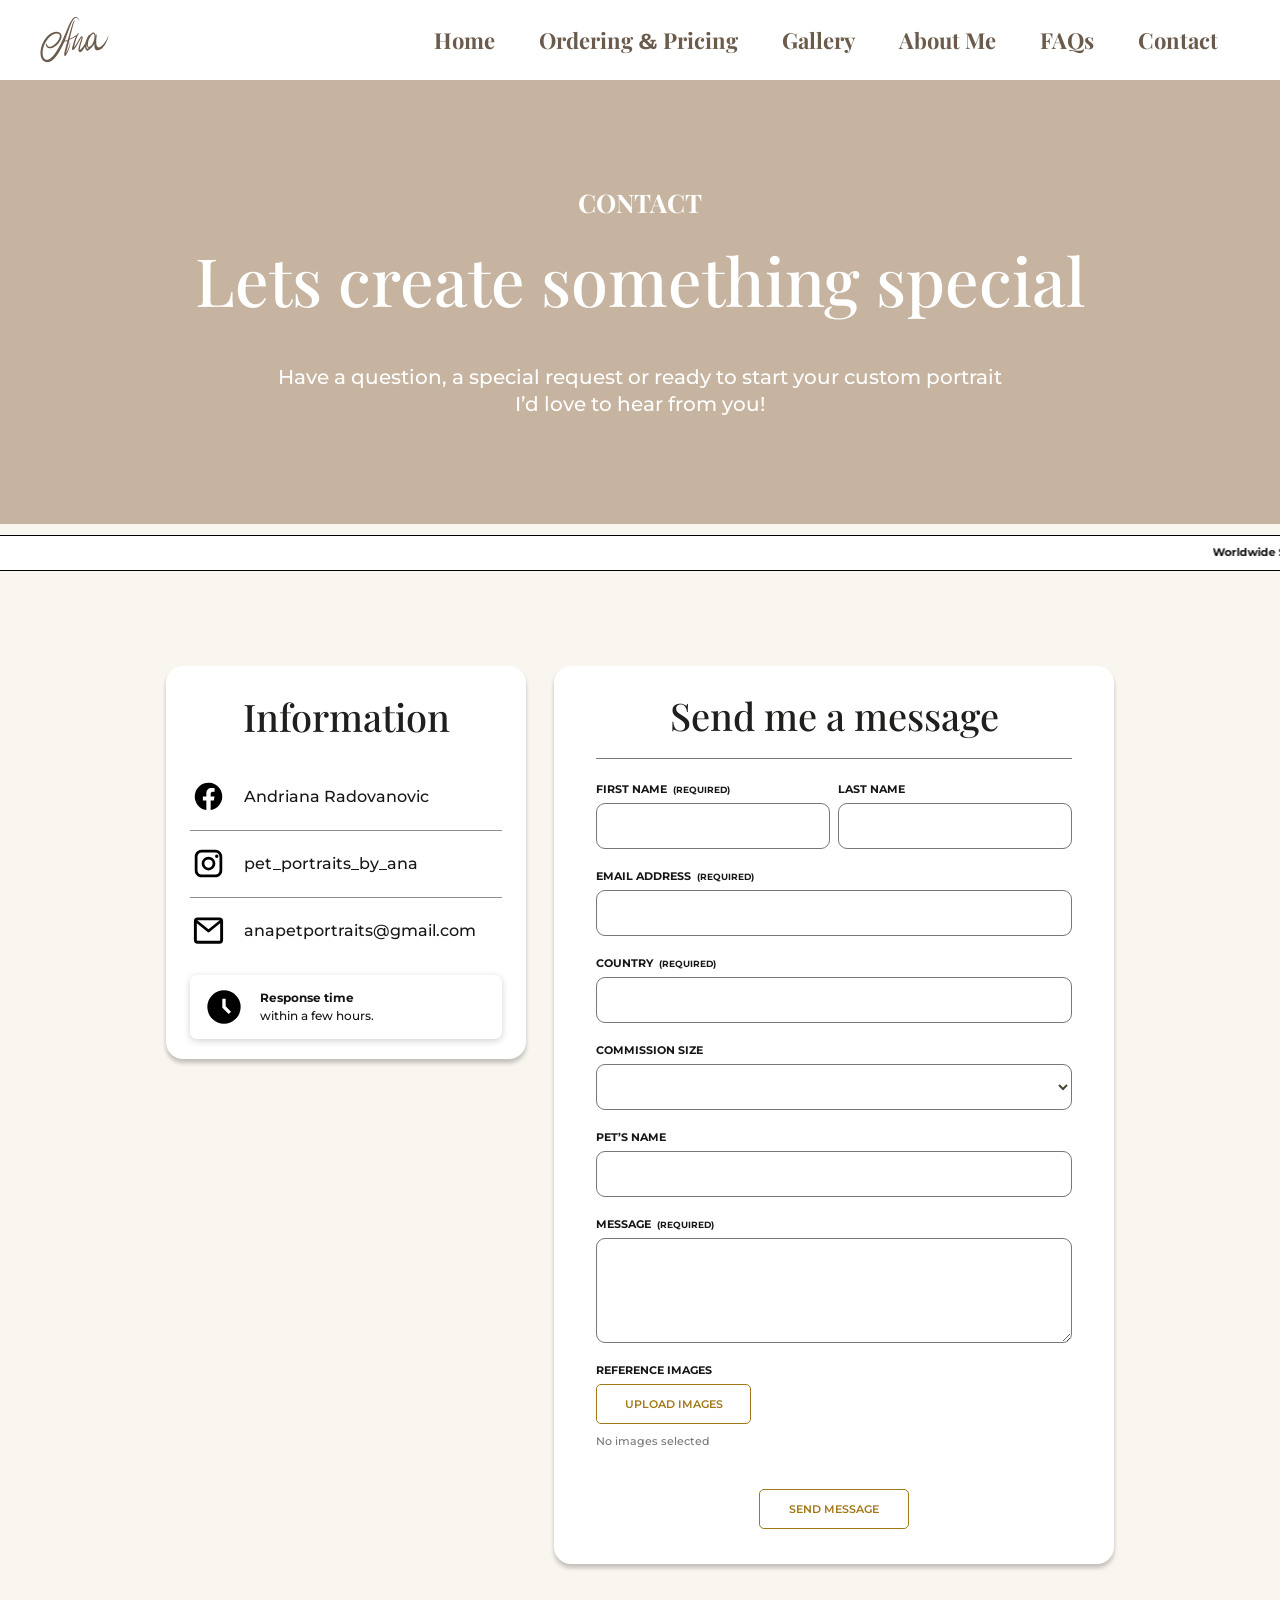
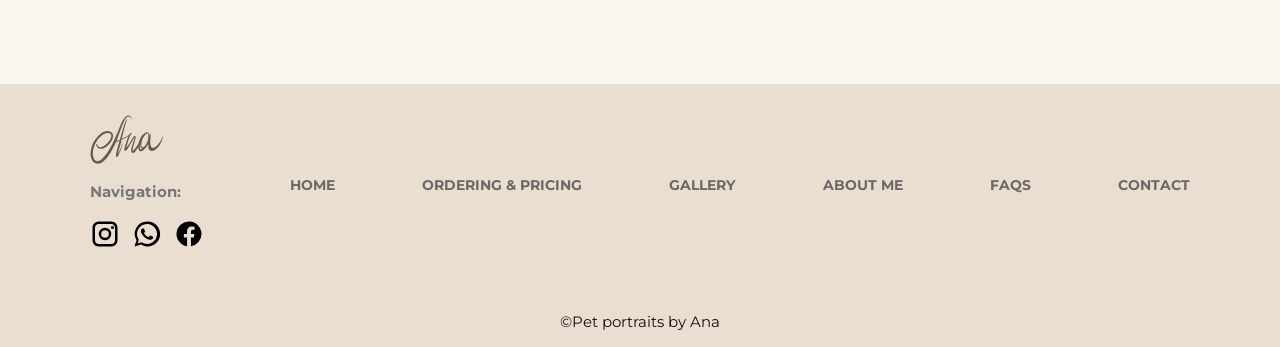
<file: contact.html>
<!DOCTYPE html>
<html lang="en">
<head>
    <meta charset="UTF-8">
    <meta name="viewport" content="width=device-width, initial-scale=1.0">
    <title>Contact</title>
    <link rel="stylesheet" href="contact.css">
    <link rel="icon" type="image/svg+xml" href="./Pic/logo.svg">
    <link rel="preconnect" href="https://fonts.googleapis.com">
    <link rel="preconnect" href="https://fonts.gstatic.com" crossorigin>
    <link href="https://fonts.googleapis.com/css2?family=Anton&family=Playfair+Display:ital,wght@0,400..900;1,400..900&display=swap" rel="stylesheet">
    <link href="https://fonts.googleapis.com/css2?family=Montagu+Slab:opsz,wght@16..144,100..700&display=swap" rel="stylesheet">
    <link href="https://fonts.googleapis.com/css2?family=Montserrat:ital,wght@0,100..900;1,100..900&display=swap" rel="stylesheet">
</head>
<body>
    <div class="navbar">
        <div class="container">
            <a href="index.html" class="logo-link" aria-label="Home">
                <img class="logo" id="logo" src="./Pic/logo.svg" alt="Pet portraits by Ana">
            </a>
            <nav>
                <img class="exit" id="exit" src="./Pic/exit.svg" alt="exit">
                <ul class="nav-meni">
                    <li><a href="index.html">Home</a></li>
                    <li><a href="pricing.html">Ordering <span class="slovo">&</span> Pricing</a></li>
                    <li><a href="gallery.html">Gallery</a></li>
                    <li><a href="about.html">About Me</a></li>
                    <li><a href="faq.html">FAQs</a></li>
                    <li><a href="contact.html">Contact</a></li>
                </ul>
            </nav>
            <img class="menu" id="menu" src="./Pic/menu.svg" alt="menu">
        </div>
    </div>
    <section class="contact-hero">
        <div class="contact-hero-content">
            <p class="contact-small-title">CONTACT</p>
            <h1 class="contact-main-title">Lets create something special</h1>
            <p class="contact-subtitle">Have a question, a special request or ready to start your custom portrait<br>I’d love to hear from you!</p>
        </div>
    </section>
    <div class="contact-marquee-space"></div>
    <div class="contact-marquee">
        <marquee behavior="scroll" direction="left" scrollamount="4">
            Worldwide Shipping　-　Portraits With Soul　-　Made With Love　-　Timeless Memories　-　Emotional Artworks　-　Worldwide Shipping　-　Portraits With Soul　-　Made With Love　-　Timeless Memories　-　Emotional Artworks　-　Worldwide Shipping　-　Portraits With Soul　-　Made With Love　-　Timeless Memories　-
        </marquee>
    </div>
    <main class="contact-content" id="contact">
        <div class="form-success-message" id="form-success-message">Message sent successfully! Thank you for reaching out.</div>
        <div class="contact-layout">
            <aside class="information-box">
                <h2>Information</h2>
                <div class="information-item">
                    <div class="information-icon">
                        <svg viewBox="0 0 24 24">
                            <path d="M22 12a10 10 0 1 0-11.56 9.88v-6.99H7.9V12h2.54V9.8c0-2.51 1.5-3.9 3.78-3.9 1.09 0 2.23.2 2.23.2v2.45H15.2c-1.24 0-1.63.77-1.63 1.56V12h2.77l-.44 2.89h-2.33v6.99A10 10 0 0 0 22 12z"/>
                        </svg>
                    </div>
                    <p>Andriana Radovanovic</p>
                </div>
                <div class="information-line"></div>
                <div class="information-item">
                    <div class="information-icon">
                        <svg viewBox="0 0 24 24">
                            <path d="M7 2C4.24 2 2 4.24 2 7v10c0 2.76 2.24 5 5 5h10c2.76 0 5-2.24 5-5V7c0-2.76-2.24-5-5-5H7zm0 2h10c1.66 0 3 1.34 3 3v10c0 1.66-1.34 3-3 3H7c-1.66 0-3-1.34-3-3V7c0-1.66 1.34-3 3-3zm11 1.5a1.25 1.25 0 1 0 0 2.5 1.25 1.25 0 0 0 0-2.5zM12 7a5 5 0 1 0 0 10 5 5 0 0 0 0-10zm0 2a3 3 0 1 1 0 6 3 3 0 0 1 0-6z"/>
                        </svg>
                    </div>
                    <p>pet_portraits_by_ana</p>
                </div>
                <div class="information-line"></div>
                <div class="information-item">
                    <div class="information-icon information-mail">
                        <svg viewBox="0 0 24 24">
                            <path d="M2 5.5A2.5 2.5 0 0 1 4.5 3h15A2.5 2.5 0 0 1 22 5.5v13a2.5 2.5 0 0 1-2.5 2.5h-15A2.5 2.5 0 0 1 2 18.5v-13zm2.3-.5L12 11.2 19.7 5H4.3zM20 7.1l-7.37 5.94a1 1 0 0 1-1.26 0L4 7.1v11.4c0 .28.22.5.5.5h15a.5.5 0 0 0 .5-.5V7.1z"/>
                        </svg>
                    </div>
                    <p>anapetportraits@gmail.com</p>
                </div>
                <div class="response-time">
                    <div class="response-icon">
                        <svg viewBox="0 0 24 24">
                            <path d="M12 2a10 10 0 1 0 0 20 10 10 0 0 0 0-20zm1 5v4.59l3.2 3.2-1.4 1.42L11 12.41V7h2z"/>
                        </svg>
                    </div>
                    <div>
                        <strong>Response time</strong>
                        <p>within a few hours.</p>
                    </div>
                </div>
            </aside>
            <section class="contact-form-box">
                <h2 class="contact-form-title">Send me a message</h2>
                <div class="contact-form-line"></div>
                <form class="contact-form" action="https://formsubmit.co/anapetportraits@gmail.com" method="POST" enctype="multipart/form-data">
                    <input type="hidden" name="_subject" value="New Pet Portrait Request">
                    <input type="hidden" name="_template" value="table">
                    <input type="hidden" name="_captcha" value="false">
                    <input type="hidden" name="_next" id="form-next" value="">
                    <input type="text" name="_honey" style="display:none">
                    <div class="contact-name-row">
                        <div class="contact-field">
                            <label for="first-name">FIRST NAME <span>(REQUIRED)</span></label>
                            <input type="text" id="first-name" name="First Name" required>
                        </div>
                        <div class="contact-field">
                            <label for="last-name">LAST NAME</label>
                            <input type="text" id="last-name" name="Last Name">
                        </div>
                    </div>
                    <div class="contact-field">
                        <label for="email">EMAIL ADDRESS <span>(REQUIRED)</span></label>
                        <input type="email" id="email" name="email" required>
                    </div>
                    <div class="contact-field">
                        <label for="country">COUNTRY <span>(REQUIRED)</span></label>
                        <input type="text" id="country" name="Country" required>
                    </div>
                    <div class="contact-field">
                        <label for="commission-size">COMMISSION SIZE</label>
                        <select id="commission-size" name="Commission Size">
                            <option value=""></option>
                            <option value="A5">A5 - 15 x 21cm / 6 x 8”</option>
                            <option value="A4">A4 - 21 x 30cm / 8 x 12”</option>
                            <option value="A3">A3 - 30 x 42cm / 12 x 16”</option>
                            <option value="A2">A2 - 42 x 60cm / 16 x 23”</option>
                            <option value="Not sure">Not sure</option>
                        </select>
                    </div>
                    <div class="contact-field">
                        <label for="pet-name">PET’S NAME</label>
                        <input type="text" id="pet-name" name="Pet Name">
                    </div>
                    <div class="contact-field">
                        <label for="message">MESSAGE <span>(REQUIRED)</span></label>
                        <textarea id="message" name="Message" required></textarea>
                    </div>
                    <div class="contact-field upload-field">
                        <label>REFERENCE IMAGES</label>
                        <input type="file" id="reference-images" class="contact-file-input" accept="image/*" multiple>
                        <label for="reference-images" class="contact-upload-button">UPLOAD IMAGES</label>
                        <p class="selected-images-text" id="selected-images-text">No images selected</p>
                        <div class="image-preview-container" id="image-preview-container"></div>
                    </div>
                    <div class="contact-submit-holder">
                        <button type="submit" class="contact-submit">SEND MESSAGE</button>
                    </div>
                </form>
            </section>
        </div>
    </main>
    <footer class="footer">
        <div class="footer-container">
            <div class="footer-left">
                <a href="index.html" class="footer-logo-link" aria-label="Home">
                    <img class="footer-logo" src="./Pic/logo.svg" alt="Pet portraits by Ana">
                </a>
                <p class="footer-navigation-title">Navigation:</p>
                <div class="footer-socials">
                    <a href="https://www.instagram.com/pet_portraits_by_ana?stkn=MnNtdGc3ZnBmYXQ%3D&utm_source=qr" class="footer-social" aria-label="Instagram">
                        <svg viewBox="0 0 24 24">
                            <path d="M7 2C4.24 2 2 4.24 2 7v10c0 2.76 2.24 5 5 5h10c2.76 0 5-2.24 5-5V7c0-2.76-2.24-5-5-5H7zm0 2h10c1.66 0 3 1.34 3 3v10c0 1.66-1.34 3-3 3H7c-1.66 0-3-1.34-3-3V7c0-1.66 1.34-3 3-3zm11 1.5a1.25 1.25 0 1 0 0 2.5 1.25 1.25 0 0 0 0-2.5zM12 7a5 5 0 1 0 0 10 5 5 0 0 0 0-10zm0 2a3 3 0 1 1 0 6 3 3 0 0 1 0-6z"/>
                        </svg>
                    </a>
                    <a href="https://wa.me/message/BSBL3H74PK2NA1" class="footer-social" aria-label="WhatsApp">
                        <svg viewBox="0 0 24 24">
                            <path d="M12.04 2a9.84 9.84 0 0 0-8.42 14.93L2 22l5.2-1.58A9.98 9.98 0 1 0 12.04 2zm0 17.98a8.02 8.02 0 0 1-4.1-1.12l-.3-.18-3.08.94.92-3-.2-.31A7.99 7.99 0 1 1 12.04 19.98zm4.4-5.98c-.24-.12-1.43-.7-1.65-.78-.22-.08-.38-.12-.54.12-.16.24-.62.78-.76.94-.14.16-.28.18-.52.06-.24-.12-1.01-.37-1.93-1.19-.71-.63-1.19-1.41-1.33-1.65-.14-.24-.01-.37.11-.49.11-.11.24-.28.36-.42.12-.14.16-.24.24-.4.08-.16.04-.3-.02-.42-.06-.12-.54-1.3-.74-1.78-.2-.47-.4-.41-.54-.42h-.46c-.16 0-.42.06-.64.3-.22.24-.84.82-.84 2 0 1.18.86 2.32.98 2.48.12.16 1.69 2.58 4.1 3.62.57.25 1.02.39 1.37.5.58.18 1.1.16 1.51.1.46-.07 1.43-.58 1.63-1.15.2-.56.2-1.04.14-1.14-.06-.1-.22-.16-.46-.28z"/>
                        </svg>
                    </a>
                    <a href="https://www.facebook.com/share/18nD4Vcwr3/" class="footer-social" aria-label="Facebook">
                        <svg viewBox="0 0 24 24">
                            <path d="M22 12a10 10 0 1 0-11.56 9.88v-6.99H7.9V12h2.54V9.8c0-2.51 1.5-3.9 3.78-3.9 1.09 0 2.23.2 2.23.2v2.45H15.2c-1.24 0-1.63.77-1.63 1.56V12h2.77l-.44 2.89h-2.33v6.99A10 10 0 0 0 22 12z"/>
                        </svg>
                    </a>
                </div>
            </div>
            <nav class="footer-links">
                <a href="index.html">HOME</a>
                <a href="pricing.html">ORDERING & PRICING</a>
                <a href="gallery.html">GALLERY</a>
                <a href="about.html">ABOUT ME</a>
                <a href="faq.html">FAQS</a>
                <a href="contact.html">CONTACT</a>
            </nav>
        </div>
        <p class="footer-copyright">©Pet portraits by Ana</p>
    </footer>
    <script>
        const mobileBtn=document.getElementById('menu');
        const nav=document.querySelector('.navbar nav');
        const mobileBtnExit=document.getElementById('exit');
        mobileBtn.addEventListener('click',()=>{
            nav.classList.add('open');
        });
        mobileBtnExit.addEventListener('click',()=>{
            nav.classList.remove('open');
        });
        const referenceImages=document.getElementById('reference-images');
        const imagePreviewContainer=document.getElementById('image-preview-container');
        const selectedImagesText=document.getElementById('selected-images-text');
        const contactForm=document.querySelector('.contact-form');
        const formNext=document.getElementById('form-next');
        let selectedImages=[];
        referenceImages.addEventListener('change',()=>{
            const newImages=Array.from(referenceImages.files);
            newImages.forEach((file)=>{
                const alreadyExists=selectedImages.some((existingFile)=>{
                    return existingFile.name===file.name&&existingFile.size===file.size&&existingFile.lastModified===file.lastModified;
                });
                if(!alreadyExists){
                    selectedImages.push(file);
                }
            });
            referenceImages.value='';
            renderImagePreviews();
        });
        function renderImagePreviews(){
            imagePreviewContainer.innerHTML='';
            if(selectedImages.length===0){
                selectedImagesText.textContent='No images selected';
                return;
            }
            if(selectedImages.length===1){
                selectedImagesText.textContent='1 image selected';
            }else{
                selectedImagesText.textContent=selectedImages.length+' images selected';
            }
            selectedImages.forEach((file,index)=>{
                const previewItem=document.createElement('div');
                previewItem.classList.add('image-preview-item');
                const image=document.createElement('img');
                const imageURL=URL.createObjectURL(file);
                image.src=imageURL;
                image.alt=file.name;
                image.onload=()=>{
                    URL.revokeObjectURL(imageURL);
                };
                const removeButton=document.createElement('button');
                removeButton.type='button';
                removeButton.classList.add('remove-preview-image');
                removeButton.innerHTML='&times;';
                removeButton.setAttribute('aria-label','Remove image');
                removeButton.addEventListener('click',()=>{
                    selectedImages.splice(index,1);
                    renderImagePreviews();
                });
                previewItem.appendChild(image);
                previewItem.appendChild(removeButton);
                imagePreviewContainer.appendChild(previewItem);
            });
        }
        contactForm.addEventListener('submit',(event)=>{
            formNext.value=window.location.origin+window.location.pathname+'?sent=1#contact';
            const oldFileInputs=contactForm.querySelectorAll('.generated-file-input');
            oldFileInputs.forEach((input)=>{
                input.remove();
            });
            let totalSize=0;
            selectedImages.forEach((file)=>{
                totalSize+=file.size;
            });
            const maxSize=10*1024*1024;
            if(totalSize>maxSize){
                event.preventDefault();
                alert('The total size of the selected images must be less than 10 MB.');
                return;
            }
            selectedImages.forEach((file,index)=>{
                const dataTransfer=new DataTransfer();
                dataTransfer.items.add(file);
                const fileInput=document.createElement('input');
                fileInput.type='file';
                fileInput.name='attachment_'+(index+1);
                fileInput.classList.add('generated-file-input');
                fileInput.style.display='none';
                fileInput.files=dataTransfer.files;
                contactForm.appendChild(fileInput);
            });
        });
        const urlParameters=new URLSearchParams(window.location.search);
        const successMessage=document.getElementById('form-success-message');
        if(urlParameters.get('sent')==='1'){
            setTimeout(()=>{
                successMessage.classList.add('show-success-message');
            },100);
            setTimeout(()=>{
                successMessage.classList.remove('show-success-message');
            },6100);
            history.replaceState({},document.title,window.location.pathname+'#contact');
        }
    </script>
</body>
</html>
</file>
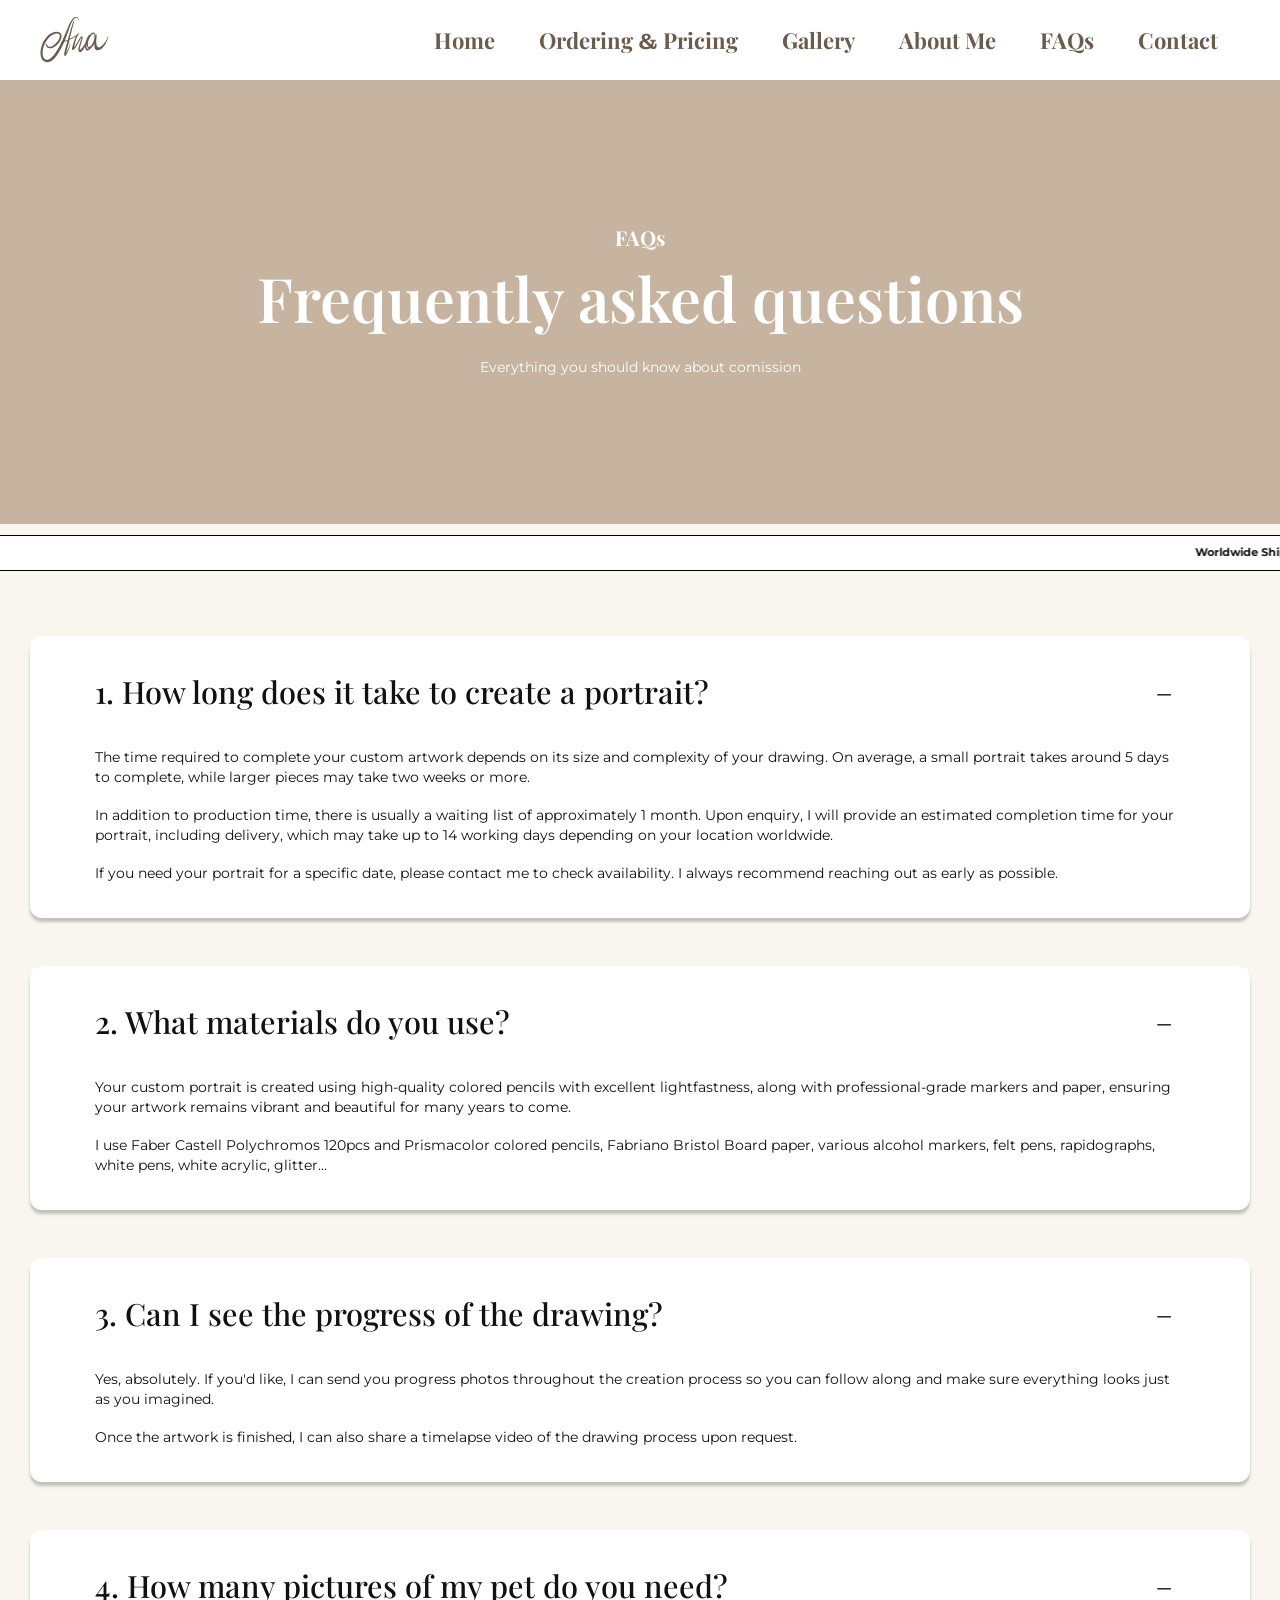
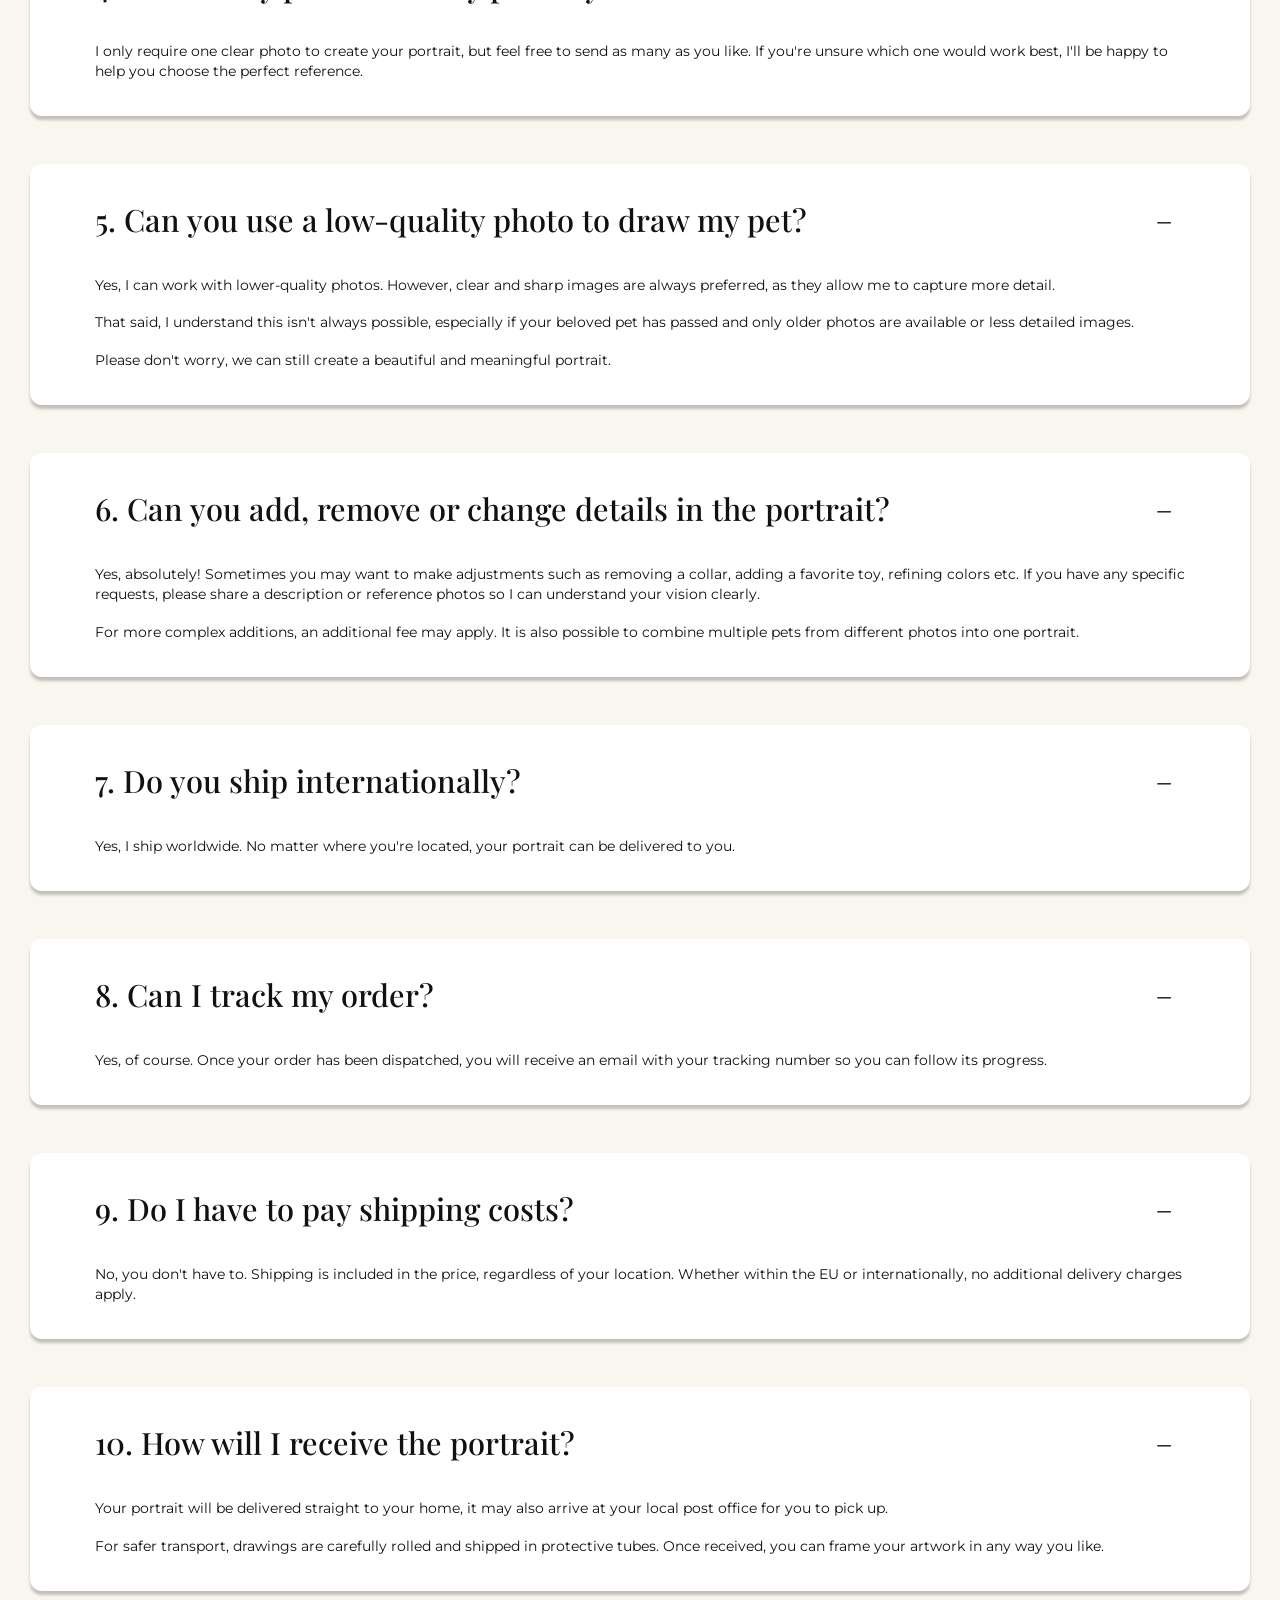
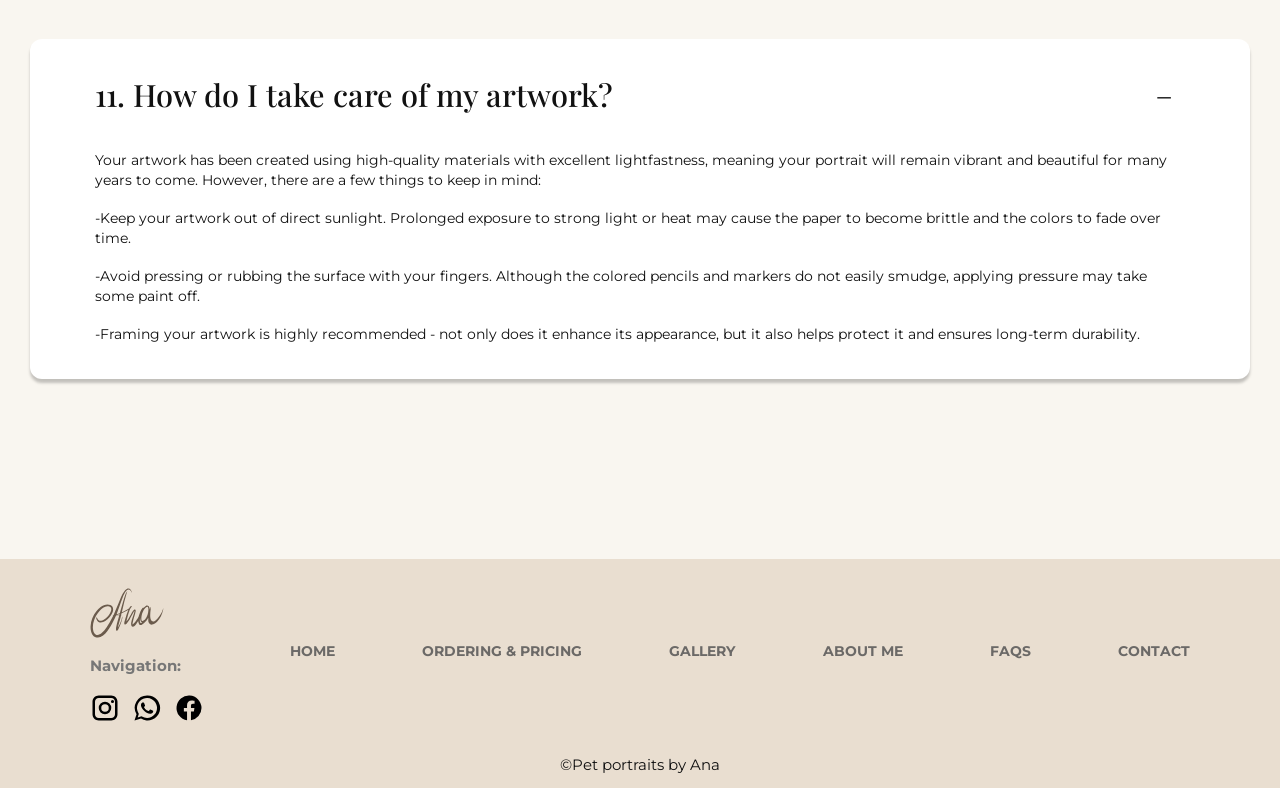
<file: faq.html>
<!DOCTYPE html>
<html lang="en">
<head>
    <meta charset="UTF-8">
    <meta name="viewport" content="width=device-width, initial-scale=1.0">
    <title>FAQs</title>
    <link rel="stylesheet" href="anja.css">
    <link rel="stylesheet" href="faq.css">
    <link rel="icon" type="image/svg+xml" href="./Pic/logo.svg">
    <link rel="preconnect" href="https://fonts.googleapis.com">
    <link rel="preconnect" href="https://fonts.gstatic.com" crossorigin>
    <link href="https://fonts.googleapis.com/css2?family=Anton&family=Playfair+Display:ital,wght@0,400..900;1,400..900&display=swap" rel="stylesheet">
    <link href="https://fonts.googleapis.com/css2?family=Montagu+Slab:opsz,wght@16..144,100..700&display=swap" rel="stylesheet">
    <link href="https://fonts.googleapis.com/css2?family=Montserrat:ital,wght@0,100..900;1,100..900&display=swap" rel="stylesheet">
</head>
<body>
    <div class="navbar">
        <div class="container">
            <a href="index.html" class="logo-link" aria-label="Home">
                <img class="logo" id="logo" src="./Pic/logo.svg" alt="">
            </a>
            <nav>
                <img class="exit" id="exit" src="./Pic/exit.svg" alt="exit">
                <ul class="nav-meni">
                    <li><a href="index.html">Home</a></li>
                    <li><a href="pricing.html">Ordering <span class="slovo">&</span> Pricing</a></li>
                    <li><a href="gallery.html">Gallery</a></li>
                    <li><a href="about.html">About Me</a></li>
                    <li><a href="faq.html">FAQs</a></li>
                    <li><a href="contact.html">Contact</a></li>
                </ul>
            </nav>
            <img class="menu" id="menu" src="./Pic/menu.svg" alt="menu">
        </div>
    </div>
    <section class="faq-hero">
        <div class="faq-hero-content">
            <p class="faq-small-title">FAQs</p>
            <h1 class="faq-main-title">Frequently asked questions</h1>
            <p class="faq-subtitle">Everything you should know about comission</p>
        </div>
    </section>
    <div class="faq-marquee-space"></div>
    <div class="faq-marquee">
        <marquee behavior="scroll" direction="left" scrollamount="4">
            Worldwide Shipping　-　Portraits With Soul　-　Made With Love　-　Timeless Memories　-　Emotional Artworks　-　Worldwide Shipping　-　Portraits With Soul　-　Made With Love　-　Timeless Memories　-　Emotional Artworks　-　Worldwide Shipping　-　Portraits With Soul　-　Made With Love　-　Timeless Memories　-
        </marquee>
    </div>
    <section class="faq-section">
        <div class="faq-list">
            <article class="faq-item">
                <div class="faq-item-header">
                    <h2>1. How long does it take to create a portrait?</h2>
                    <button class="faq-toggle" aria-expanded="true" aria-label="Close question">−</button>
                </div>
                <div class="faq-item-content">
                    <div class="faq-item-content-inner">
                        <p>The time required to complete your custom artwork depends on its size and complexity of your drawing. On average, a small portrait takes around 5 days to complete, while larger pieces may take two weeks or more.</p>
                        <p>In addition to production time, there is usually a waiting list of approximately 1 month. Upon enquiry, I will provide an estimated completion time for your portrait, including delivery, which may take up to 14 working days depending on your location worldwide.</p>
                        <p>If you need your portrait for a specific date, please contact me to check availability. I always recommend reaching out as early as possible.</p>
                    </div>
                </div>
            </article>
            <article class="faq-item">
                <div class="faq-item-header">
                    <h2>2. What materials do you use?</h2>
                    <button class="faq-toggle" aria-expanded="true" aria-label="Close question">−</button>
                </div>
                <div class="faq-item-content">
                    <div class="faq-item-content-inner">
                        <p>Your custom portrait is created using high-quality colored pencils with excellent lightfastness, along with professional-grade markers and paper, ensuring your artwork remains vibrant and beautiful for many years to come.</p>
                        <p>I use Faber Castell Polychromos 120pcs and Prismacolor colored pencils, Fabriano Bristol Board paper, various alcohol markers, felt pens, rapidographs, white pens, white acrylic, glitter...</p>
                    </div>
                </div>
            </article>
            <article class="faq-item">
                <div class="faq-item-header">
                    <h2>3. Can I see the progress of the drawing?</h2>
                    <button class="faq-toggle" aria-expanded="true" aria-label="Close question">−</button>
                </div>
                <div class="faq-item-content">
                    <div class="faq-item-content-inner">
                        <p>Yes, absolutely. If you'd like, I can send you progress photos throughout the creation process so you can follow along and make sure everything looks just as you imagined.</p>
                        <p>Once the artwork is finished, I can also share a timelapse video of the drawing process upon request.</p>
                    </div>
                </div>
            </article>
            <article class="faq-item">
                <div class="faq-item-header">
                    <h2>4. How many pictures of my pet do you need?</h2>
                    <button class="faq-toggle" aria-expanded="true" aria-label="Close question">−</button>
                </div>
                <div class="faq-item-content">
                    <div class="faq-item-content-inner">
                        <p>I only require one clear photo to create your portrait, but feel free to send as many as you like. If you're unsure which one would work best, I'll be happy to help you choose the perfect reference.</p>
                    </div>
                </div>
            </article>
            <article class="faq-item">
                <div class="faq-item-header">
                    <h2>5. Can you use a low-quality photo to draw my pet?</h2>
                    <button class="faq-toggle" aria-expanded="true" aria-label="Close question">−</button>
                </div>
                <div class="faq-item-content">
                    <div class="faq-item-content-inner">
                        <p>Yes, I can work with lower-quality photos. However, clear and sharp images are always preferred, as they allow me to capture more detail.</p>
                        <p>That said, I understand this isn't always possible, especially if your beloved pet has passed and only older photos are available or less detailed images.</p>
                        <p>Please don't worry, we can still create a beautiful and meaningful portrait.</p>
                    </div>
                </div>
            </article>
            <article class="faq-item">
                <div class="faq-item-header">
                    <h2>6. Can you add, remove or change details in the portrait?</h2>
                    <button class="faq-toggle" aria-expanded="true" aria-label="Close question">−</button>
                </div>
                <div class="faq-item-content">
                    <div class="faq-item-content-inner">
                        <p>Yes, absolutely! Sometimes you may want to make adjustments such as removing a collar, adding a favorite toy, refining colors etc. If you have any specific requests, please share a description or reference photos so I can understand your vision clearly.</p>
                        <p>For more complex additions, an additional fee may apply. It is also possible to combine multiple pets from different photos into one portrait.</p>
                    </div>
                </div>
            </article>
            <article class="faq-item">
                <div class="faq-item-header">
                    <h2>7. Do you ship internationally?</h2>
                    <button class="faq-toggle" aria-expanded="true" aria-label="Close question">−</button>
                </div>
                <div class="faq-item-content">
                    <div class="faq-item-content-inner">
                        <p>Yes, I ship worldwide. No matter where you're located, your portrait can be delivered to you.</p>
                    </div>
                </div>
            </article>
            <article class="faq-item">
                <div class="faq-item-header">
                    <h2>8. Can I track my order?</h2>
                    <button class="faq-toggle" aria-expanded="true" aria-label="Close question">−</button>
                </div>
                <div class="faq-item-content">
                    <div class="faq-item-content-inner">
                        <p>Yes, of course. Once your order has been dispatched, you will receive an email with your tracking number so you can follow its progress.</p>
                    </div>
                </div>
            </article>
            <article class="faq-item">
                <div class="faq-item-header">
                    <h2>9. Do I have to pay shipping costs?</h2>
                    <button class="faq-toggle" aria-expanded="true" aria-label="Close question">−</button>
                </div>
                <div class="faq-item-content">
                    <div class="faq-item-content-inner">
                        <p>No, you don't have to. Shipping is included in the price, regardless of your location. Whether within the EU or internationally, no additional delivery charges apply.</p>
                    </div>
                </div>
            </article>
            <article class="faq-item">
                <div class="faq-item-header">
                    <h2>10. How will I receive the portrait?</h2>
                    <button class="faq-toggle" aria-expanded="true" aria-label="Close question">−</button>
                </div>
                <div class="faq-item-content">
                    <div class="faq-item-content-inner">
                        <p>Your portrait will be delivered straight to your home, it may also arrive at your local post office for you to pick up.</p>
                        <p>For safer transport, drawings are carefully rolled and shipped in protective tubes. Once received, you can frame your artwork in any way you like.</p>
                    </div>
                </div>
            </article>
            <article class="faq-item">
                <div class="faq-item-header">
                    <h2>11. How do I take care of my artwork?</h2>
                    <button class="faq-toggle" aria-expanded="true" aria-label="Close question">−</button>
                </div>
                <div class="faq-item-content">
                    <div class="faq-item-content-inner">
                        <p>Your artwork has been created using high-quality materials with excellent lightfastness, meaning your portrait will remain vibrant and beautiful for many years to come. However, there are a few things to keep in mind:</p>
                        <p>-Keep your artwork out of direct sunlight. Prolonged exposure to strong light or heat may cause the paper to become brittle and the colors to fade over time.</p>
                        <p>-Avoid pressing or rubbing the surface with your fingers. Although the colored pencils and markers do not easily smudge, applying pressure may take some paint off.</p>
                        <p>-Framing your artwork is highly recommended - not only does it enhance its appearance, but it also helps protect it and ensures long-term durability.</p>
                    </div>
                </div>
            </article>
        </div>
    </section>
    <footer class="footer">
        <div class="footer-container">
            <div class="footer-left">
                <a href="index.html" class="footer-logo-link" aria-label="Home">
                    <img class="faq-footer-logo" src="./Pic/logo.svg" alt="Pet portraits by Ana">
                </a>
                <p class="footer-navigation-title">Navigation:</p>
                <div class="footer-socials">
                    <a href="https://www.instagram.com/pet_portraits_by_ana?stkn=MnNtdGc3ZnBmYXQ%3D&utm_source=qr" class="footer-social" aria-label="Instagram">
                        <svg viewBox="0 0 24 24">
                            <path d="M7 2C4.24 2 2 4.24 2 7v10c0 2.76 2.24 5 5 5h10c2.76 0 5-2.24 5-5V7c0-2.76-2.24-5-5-5H7zm0 2h10c1.66 0 3 1.34 3 3v10c0 1.66-1.34 3-3 3H7c-1.66 0-3-1.34-3-3V7c0-1.66 1.34-3 3-3zm11 1.5a1.25 1.25 0 1 0 0 2.5 1.25 1.25 0 0 0 0-2.5zM12 7a5 5 0 1 0 0 10 5 5 0 0 0 0-10zm0 2a3 3 0 1 1 0 6 3 3 0 0 1 0-6z"/>
                        </svg>
                    </a>
                    <a href="https://wa.me/message/BSBL3H74PK2NA1" class="footer-social" aria-label="WhatsApp">
                        <svg viewBox="0 0 24 24">
                            <path d="M12.04 2a9.84 9.84 0 0 0-8.42 14.93L2 22l5.2-1.58A9.98 9.98 0 1 0 12.04 2zm0 17.98a8.02 8.02 0 0 1-4.1-1.12l-.3-.18-3.08.94.92-3-.2-.31A7.99 7.99 0 1 1 12.04 19.98zm4.4-5.98c-.24-.12-1.43-.7-1.65-.78-.22-.08-.38-.12-.54.12-.16.24-.62.78-.76.94-.14.16-.28.18-.52.06-.24-.12-1.01-.37-1.93-1.19-.71-.63-1.19-1.41-1.33-1.65-.14-.24-.01-.37.11-.49.11-.11.24-.28.36-.42.12-.14.16-.24.24-.4.08-.16.04-.3-.02-.42-.06-.12-.54-1.3-.74-1.78-.2-.47-.4-.41-.54-.42h-.46c-.16 0-.42.06-.64.3-.22.24-.84.82-.84 2 0 1.18.86 2.32.98 2.48.12.16 1.69 2.58 4.1 3.62.57.25 1.02.39 1.37.5.58.18 1.1.16 1.51.1.46-.07 1.43-.58 1.63-1.15.2-.56.2-1.04.14-1.14-.06-.1-.22-.16-.46-.28z"/>
                        </svg>
                    </a>
                    <a href="https://www.facebook.com/share/18nD4Vcwr3/" class="footer-social" aria-label="Facebook">
                        <svg viewBox="0 0 24 24">
                            <path d="M22 12a10 10 0 1 0-11.56 9.88v-6.99H7.9V12h2.54V9.8c0-2.51 1.5-3.9 3.78-3.9 1.09 0 2.23.2 2.23.2v2.45H15.2c-1.24 0-1.63.77-1.63 1.56V12h2.77l-.44 2.89h-2.33v6.99A10 10 0 0 0 22 12z"/>
                        </svg>
                    </a>
                </div>
            </div>
            <nav class="footer-links">
                <a href="index.html">HOME</a>
                <a href="pricing.html">ORDERING & PRICING</a>
                <a href="gallery.html">GALLERY</a>
                <a href="about.html">ABOUT ME</a>
                <a href="faq.html">FAQS</a>
                <a href="contact.html">CONTACT</a>
            </nav>
        </div>
        <p class="footer-copyright">©Pet portraits by Ana</p>
    </footer>
    <script>
        const mobileBtn=document.getElementById('menu');
        const nav=document.querySelector('.navbar nav');
        const mobileBtnExit=document.getElementById('exit');
        mobileBtn.addEventListener('click',()=>{
            nav.classList.add('open');
        });
        mobileBtnExit.addEventListener('click',()=>{
            nav.classList.remove('open');
        });
        const faqButtons=document.querySelectorAll('.faq-toggle');
        faqButtons.forEach(button=>{
            button.addEventListener('click',()=>{
                const item=button.closest('.faq-item');
                const content=item.querySelector('.faq-item-content');
                const inner=item.querySelector('.faq-item-content-inner');
                const isClosed=item.classList.contains('closed');
                if(isClosed){
                    item.classList.remove('closed');
                    button.textContent='−';
                    button.setAttribute('aria-expanded','true');
                    button.setAttribute('aria-label','Close question');
                    content.style.height='0px';
                    content.style.opacity='0';
                    inner.style.transform='translateY(-12px)';
                    requestAnimationFrame(()=>{
                        content.style.height=inner.scrollHeight+'px';
                        content.style.opacity='1';
                        inner.style.transform='translateY(0)';
                    });
                    const openEnd=(event)=>{
                        if(event.propertyName==='height'&&!item.classList.contains('closed')){
                            content.style.height='auto';
                            content.removeEventListener('transitionend',openEnd);
                        }
                    };
                    content.addEventListener('transitionend',openEnd);
                }else{
                    content.style.height=content.scrollHeight+'px';
                    content.style.opacity='1';
                    inner.style.transform='translateY(0)';
                    requestAnimationFrame(()=>{
                        content.style.height='0px';
                        content.style.opacity='0';
                        inner.style.transform='translateY(-12px)';
                        item.classList.add('closed');
                    });
                    button.textContent='+';
                    button.setAttribute('aria-expanded','false');
                    button.setAttribute('aria-label','Open question');
                }
            });
        });
    </script>
</body>
</html>
</file>
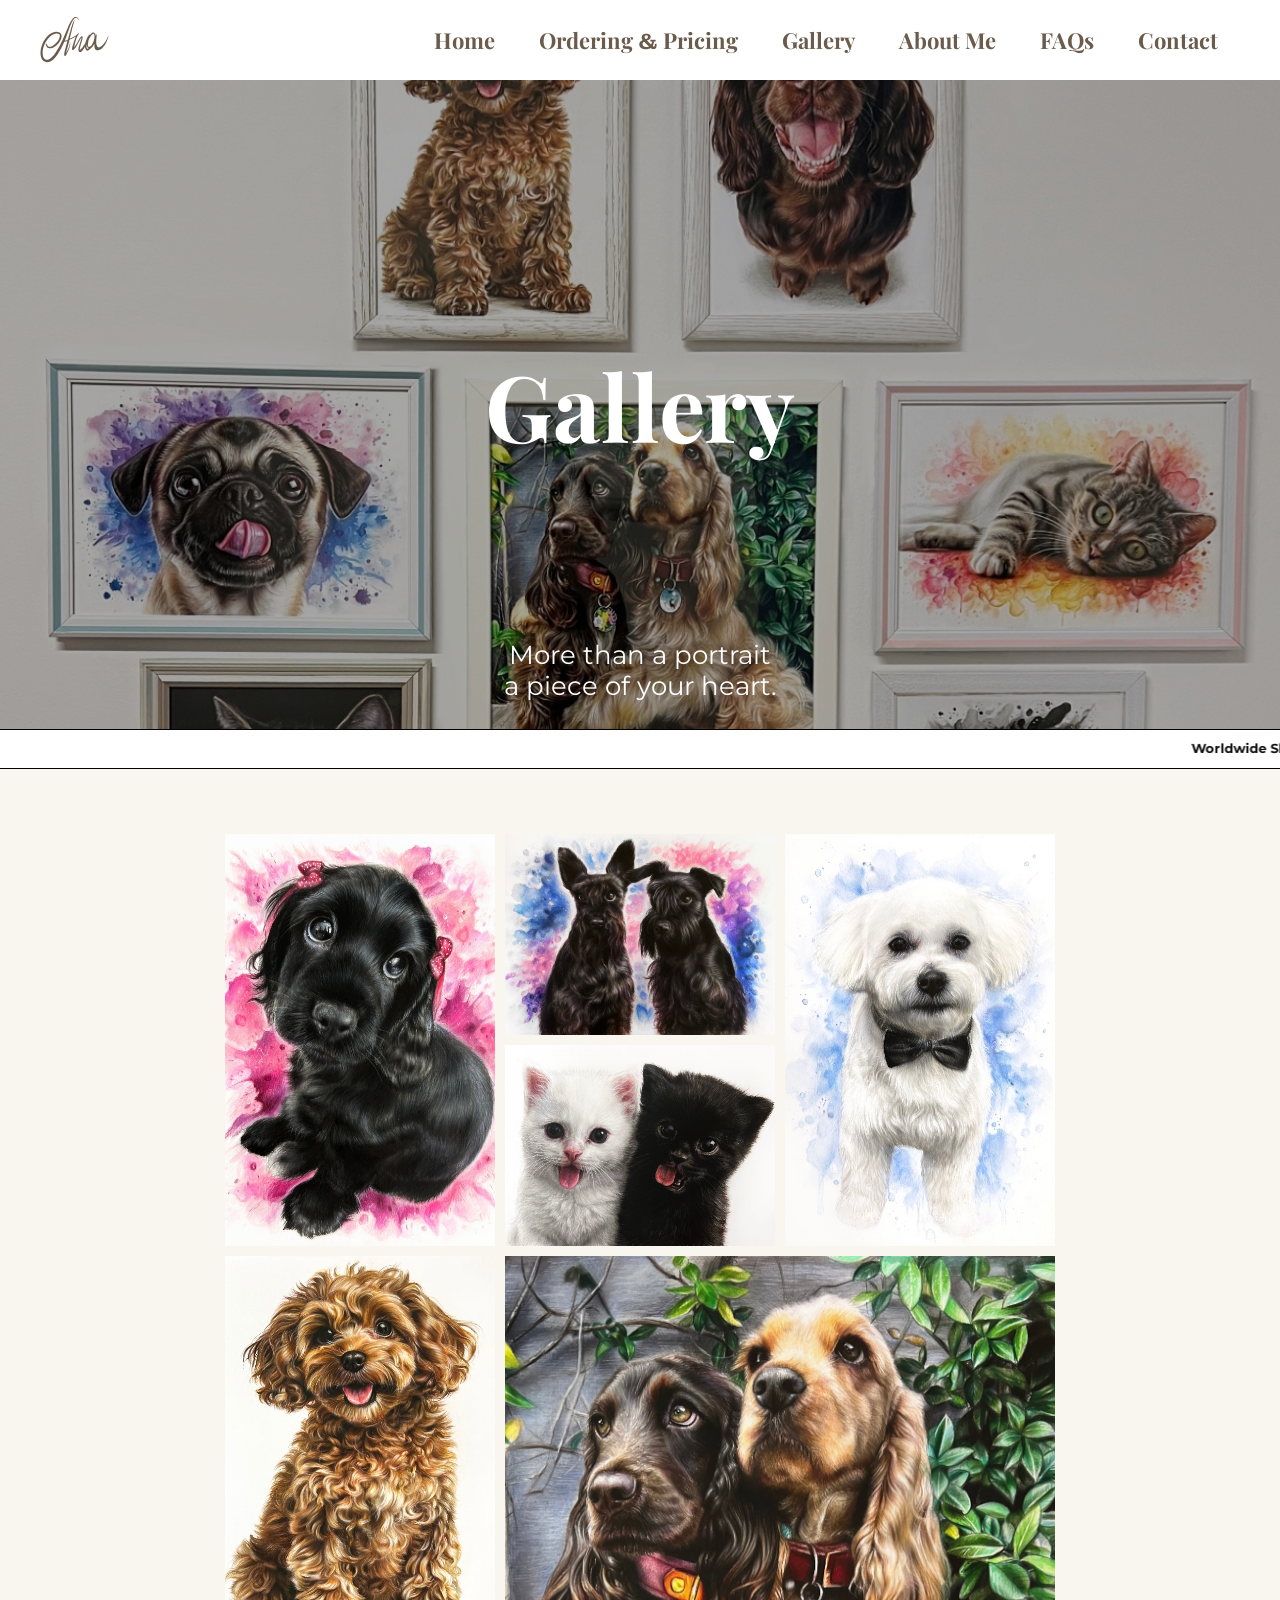
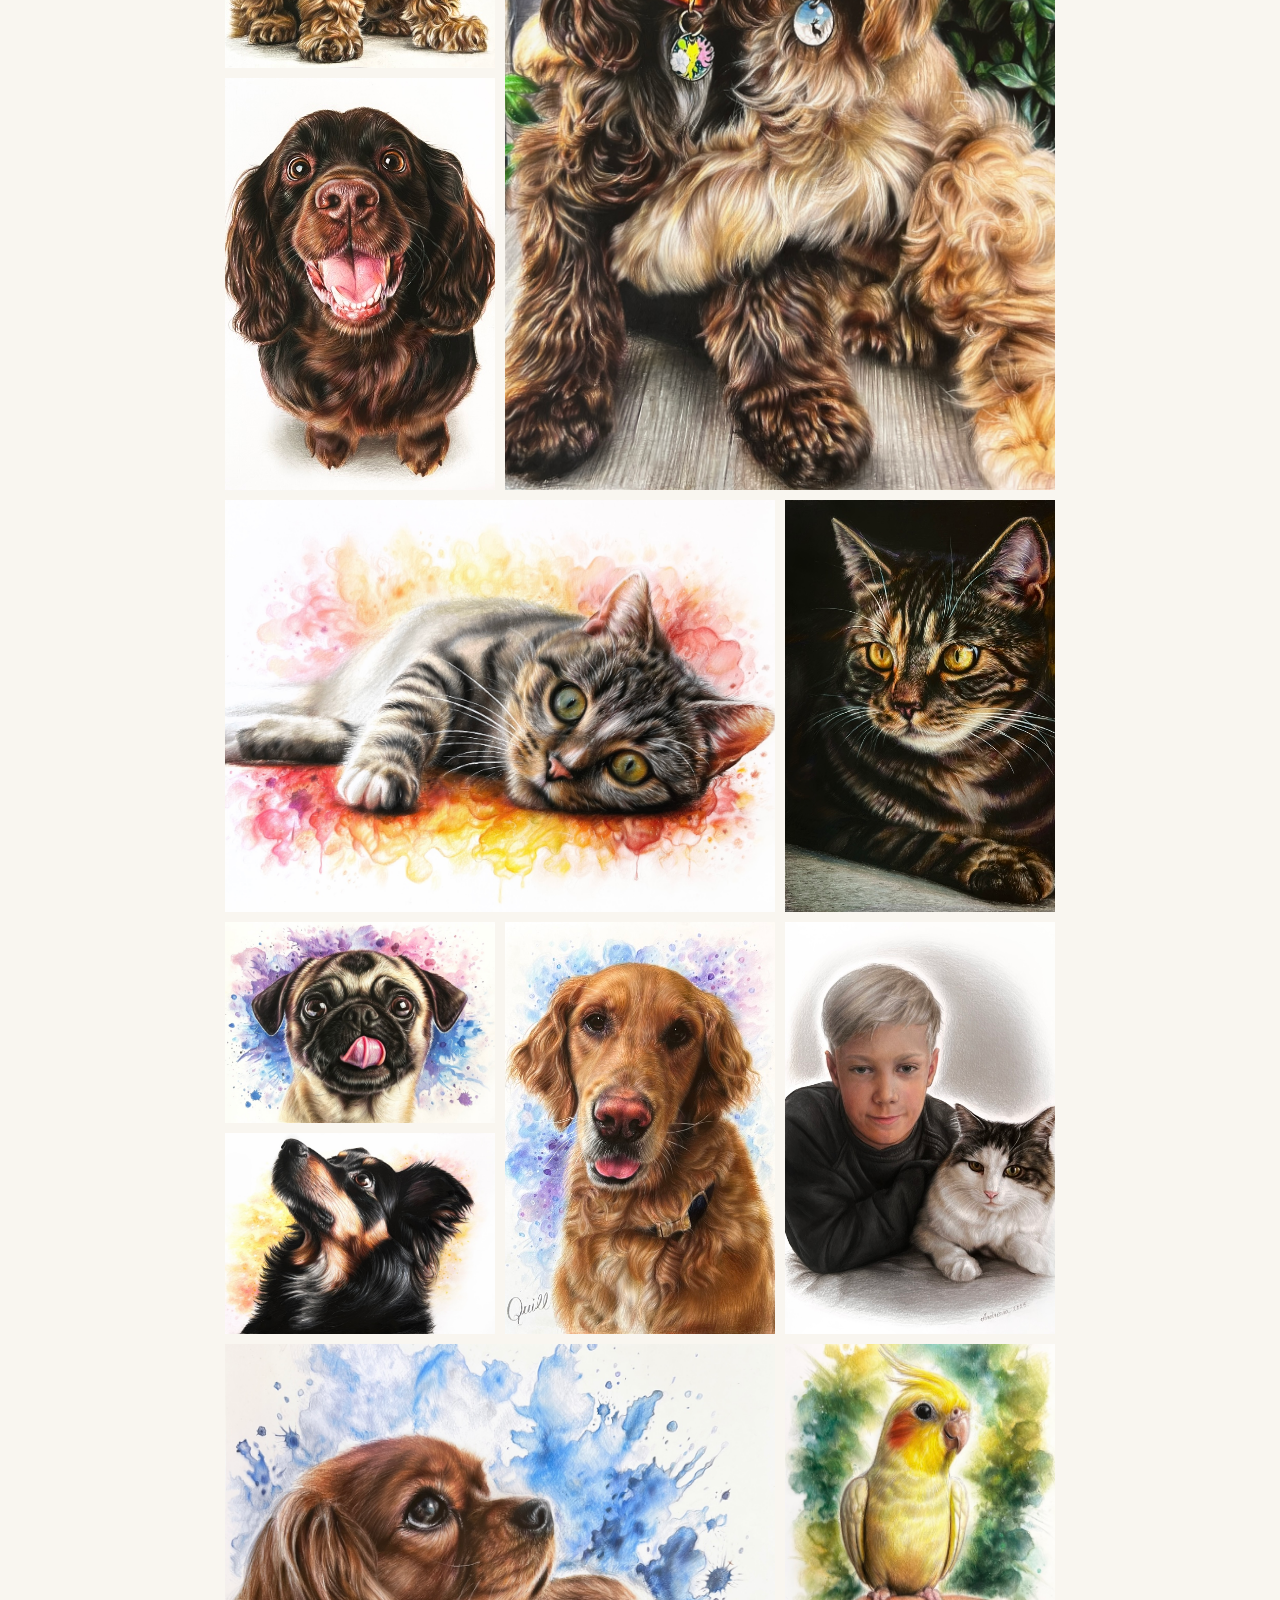
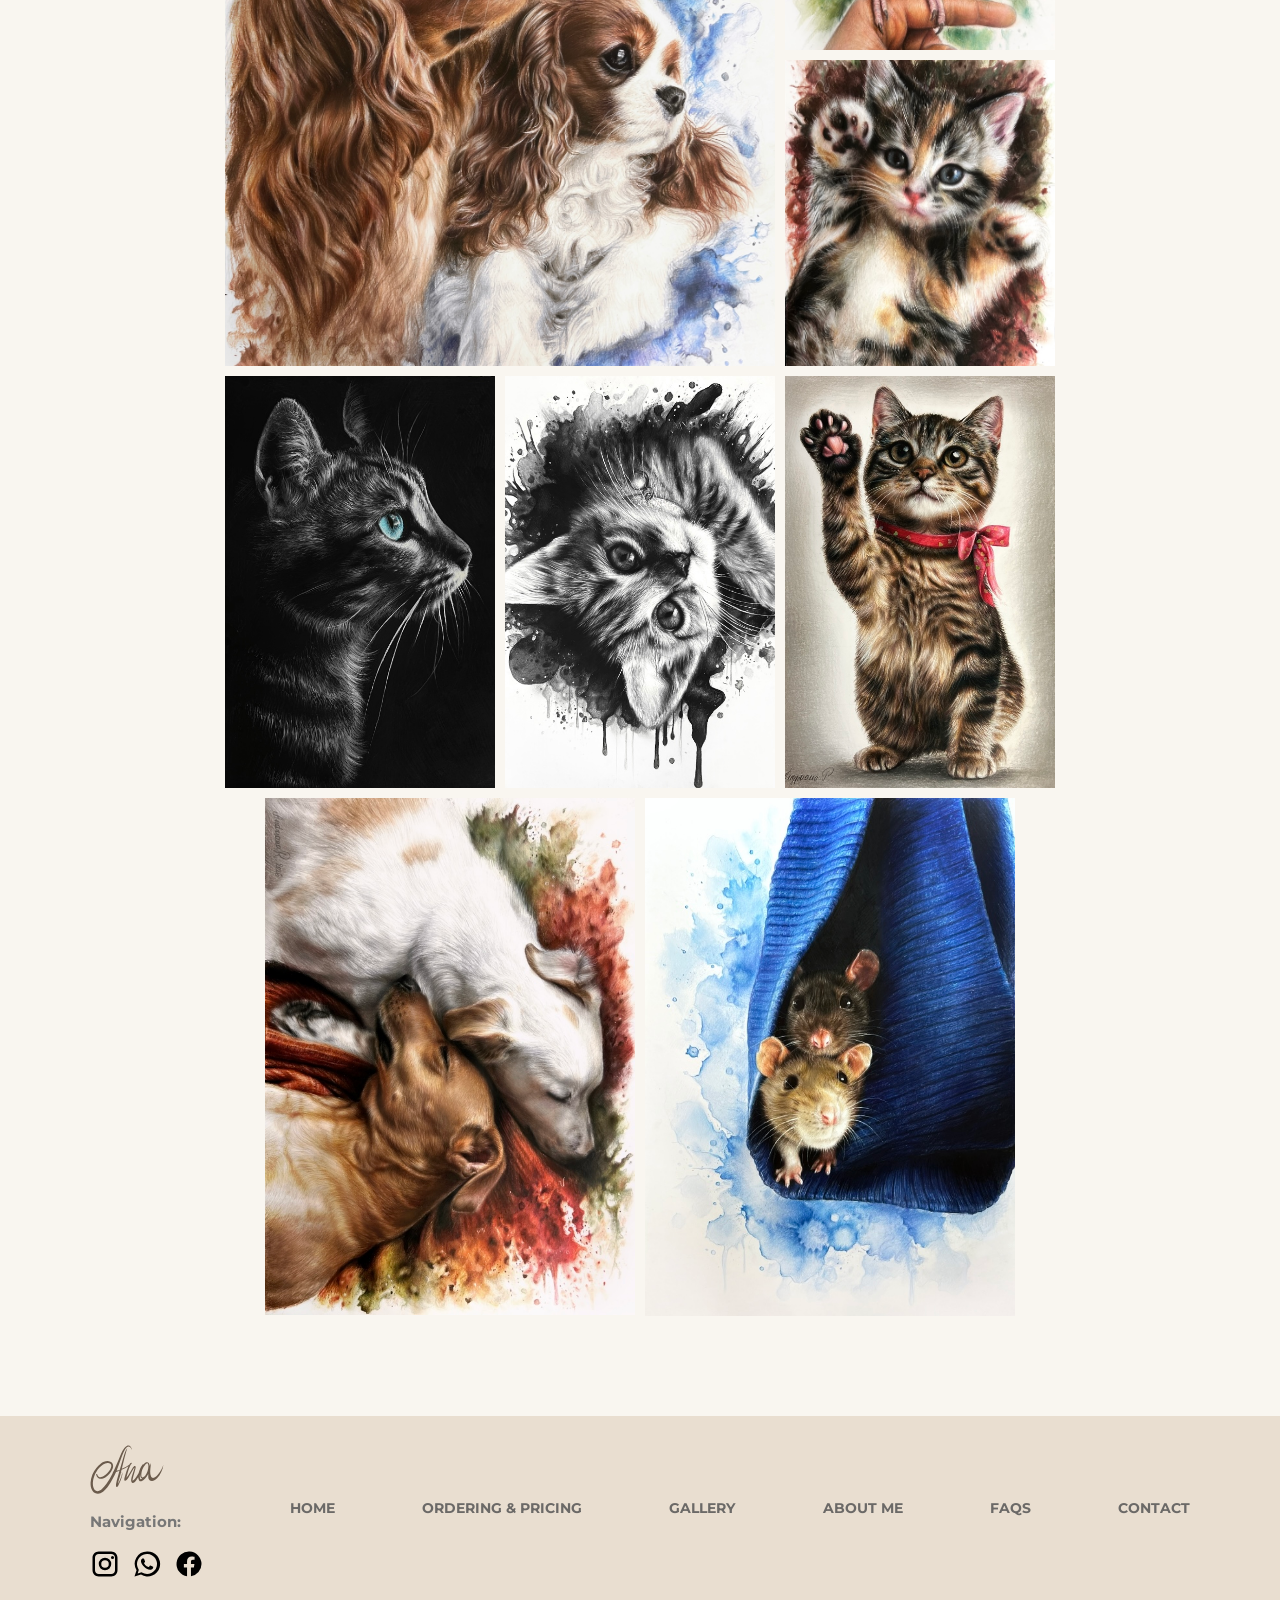
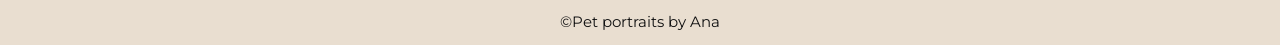
<file: gallery.html>
<!DOCTYPE html>
<html lang="en">
<head>
    <meta charset="UTF-8">
    <meta name="viewport" content="width=device-width, initial-scale=1.0">
    <title>Gallery</title>
    <link rel="stylesheet" href="anja.css">
    <link rel="stylesheet" href="gallery.css">
    <link rel="icon" type="image/svg+xml" href="./Pic/logo.svg">
    <link rel="preconnect" href="https://fonts.googleapis.com">
    <link rel="preconnect" href="https://fonts.gstatic.com" crossorigin>
    <link href="https://fonts.googleapis.com/css2?family=Anton&family=Playfair+Display:ital,wght@0,400..900;1,400..900&display=swap" rel="stylesheet">
    <link href="https://fonts.googleapis.com/css2?family=Montagu+Slab:opsz,wght@16..144,100..700&display=swap" rel="stylesheet">
    <link href="https://fonts.googleapis.com/css2?family=Montserrat:ital,wght@0,100..900;1,100..900&display=swap" rel="stylesheet">
</head>
<body>
    <div class="navbar">
        <div class="container">
            <a href="index.html" class="logo-link" aria-label="Home">
                <img class="logo" id="logo" src="./Pic/logo.svg" alt="">
            </a>
            <nav>
                <img class="exit" id="exit" src="./Pic/exit.svg" alt="exit">
                <ul class="nav-meni">
                    <li><a href="index.html">Home</a></li>
                    <li><a href="pricing.html">Ordering <span class="slovo">&</span> Pricing</a></li>
                    <li><a href="gallery.html">Gallery</a></li>
                    <li><a href="about.html">About Me</a></li>
                    <li><a href="faq.html">FAQs</a></li>
                    <li><a href="contact.html">Contact</a></li>
                </ul>
            </nav>
            <img class="menu" id="menu" src="./Pic/menu.svg" alt="menu">
        </div>
    </div>
    <section class="hero2">
        <img class="hero-img2" src="./Pic/Gallery/Kucici.jpg" alt="">
        <div class="hero-text2">
            <h1 class="Pet-portraits2">Gallery</h1>
            <p class="Realistic2">More than a portrait <br> a piece of your heart.</p>
        </div>
    </section>
    <div style="width:100%;height:40px;background:#ffffff;border-top:1px solid #000000;border-bottom:1px solid #000000;display:flex;align-items:center;overflow:hidden;">
        <marquee behavior="scroll" direction="left" scrollamount="4" style="width:100%;font-family:'Montserrat',sans-serif;font-size:13px;font-weight:700;color:#111111;">
            Worldwide Shipping　-　Portraits With Soul　-　Made With Love　-　Timeless Memories　-　Worldwide Shipping　-　Portraits With Soul　-　Made With Love　-　Timeless Memories　-　Worldwide Shipping　-　Portraits With Soul　-　Made With Love　-　Timeless Memories　-
        </marquee>
    </div>
    <section class="pet-gallery-section">
        <div class="pet-gallery">
            <div class="pg17">
                <img src="./Pic/Gallery/gallery17.jpg" alt="">
            </div>
            <div class="pg12">
                <img src="./Pic/Gallery/gallery12.jpg" alt="">
            </div>
            <div class="pg11">
                <img src="./Pic/Gallery/gallery11.jpg" alt="">
            </div>
            <div class="pg1">
                <img src="./Pic/Gallery/gallery1.jpg" alt="">
            </div>
            <div class="pg6">
                <img src="./Pic/Gallery/gallery6.jpg" alt="">
            </div>
            <div class="pg9">
                <img src="./Pic/Gallery/gallery9.jpg" alt="">
            </div>
            <div class="pg4">
                <img src="./Pic/Gallery/gallery4.jpg" alt="">
            </div>
            <div class="pg14">
                <img src="./Pic/Gallery/gallery14.jpg" alt="">
            </div>
            <div class="pg10">
                <img src="./Pic/Gallery/gallery10.jpg" alt="">
            </div>
            <div class="pg7">
                <img src="./Pic/Gallery/gallery7.jpg" alt="">
            </div>
            <div class="pg16">
                <img src="./Pic/Gallery/gallery16.jpg" alt="">
            </div>
            <div class="pg5">
                <img src="./Pic/Gallery/gallery5.jpg" alt="">
            </div>
            <div class="pg19">
                <img src="./Pic/Gallery/gallery19.jpg" alt="">
            </div>
            <div class="pg2">
                <img src="./Pic/Gallery/gallery2.jpg" alt="">
            </div>
            <div class="pg15">
                <img src="./Pic/Gallery/gallery15.jpg" alt="">
            </div>
            <div class="pg13">
                <img src="./Pic/Gallery/gallery13.jpg" alt="">
            </div>
            <div class="pg18">
                <img src="./Pic/Gallery/gallery18.jpg" alt="">
            </div>
            <div class="pg8">
                <img src="./Pic/Gallery/gallery8.jpg" alt="">
            </div>
            <div class="pg20">
                <img src="./Pic/Gallery/gallery20.jpg" alt="">
            </div>
            <div class="pg-bottom-pair">
                <div class="pg21">
                    <img src="./Pic/Gallery/gallery21.jpg" alt="">
                </div>
                <div class="pg25">
                    <img src="./Pic/Gallery/gallery25.jpg" alt="">
                </div>
            </div>
        </div>
    </section>
    <footer class="footer">
        <div class="footer-container">
            <div class="footer-left">
                <a href="index.html" class="footer-logo-link" aria-label="Home">
                    <img class="gallery-footer-logo" src="./Pic/logo.svg" alt="Pet portraits by Ana">
                </a>
                <p class="footer-navigation-title">Navigation:</p>
                <div class="footer-socials">
                    <a href="https://www.instagram.com/pet_portraits_by_ana?stkn=MnNtdGc3ZnBmYXQ%3D&utm_source=qr" class="footer-social" aria-label="Instagram">
                        <svg viewBox="0 0 24 24">
                            <path d="M7 2C4.24 2 2 4.24 2 7v10c0 2.76 2.24 5 5 5h10c2.76 0 5-2.24 5-5V7c0-2.76-2.24-5-5-5H7zm0 2h10c1.66 0 3 1.34 3 3v10c0 1.66-1.34 3-3 3H7c-1.66 0-3-1.34-3-3V7c0-1.66 1.34-3 3-3zm11 1.5a1.25 1.25 0 1 0 0 2.5 1.25 1.25 0 0 0 0-2.5zM12 7a5 5 0 1 0 0 10 5 5 0 0 0 0-10zm0 2a3 3 0 1 1 0 6 3 3 0 0 1 0-6z"/>
                        </svg>
                    </a>
                    <a href="https://wa.me/message/BSBL3H74PK2NA1" class="footer-social" aria-label="WhatsApp">
                        <svg viewBox="0 0 24 24">
                            <path d="M12.04 2a9.84 9.84 0 0 0-8.42 14.93L2 22l5.2-1.58A9.98 9.98 0 1 0 12.04 2zm0 17.98a8.02 8.02 0 0 1-4.1-1.12l-.3-.18-3.08.94.92-3-.2-.31A7.99 7.99 0 1 1 12.04 19.98zm4.4-5.98c-.24-.12-1.43-.7-1.65-.78-.22-.08-.38-.12-.54.12-.16.24-.62.78-.76.94-.14.16-.28.18-.52.06-.24-.12-1.01-.37-1.93-1.19-.71-.63-1.19-1.41-1.33-1.65-.14-.24-.01-.37.11-.49.11-.11.24-.28.36-.42.12-.14.16-.24.24-.4.08-.16.04-.3-.02-.42-.06-.12-.54-1.3-.74-1.78-.2-.47-.4-.41-.54-.42h-.46c-.16 0-.42.06-.64.3-.22.24-.84.82-.84 2 0 1.18.86 2.32.98 2.48.12.16 1.69 2.58 4.1 3.62.57.25 1.02.39 1.37.5.58.18 1.1.16 1.51.1.46-.07 1.43-.58 1.63-1.15.2-.56.2-1.04.14-1.14-.06-.1-.22-.16-.46-.28z"/>
                        </svg>
                    </a>
                    <a href="https://www.facebook.com/share/18nD4Vcwr3/" class="footer-social" aria-label="Facebook">
                        <svg viewBox="0 0 24 24">
                            <path d="M22 12a10 10 0 1 0-11.56 9.88v-6.99H7.9V12h2.54V9.8c0-2.51 1.5-3.9 3.78-3.9 1.09 0 2.23.2 2.23.2v2.45H15.2c-1.24 0-1.63.77-1.63 1.56V12h2.77l-.44 2.89h-2.33v6.99A10 10 0 0 0 22 12z"/>
                        </svg>
                    </a>
                </div>
            </div>
            <nav class="footer-links">
                <a href="index.html">HOME</a>
                <a href="pricing.html">ORDERING & PRICING</a>
                <a href="gallery.html">GALLERY</a>
                <a href="about.html">ABOUT ME</a>
                <a href="faq.html">FAQS</a>
                <a href="contact.html">CONTACT</a>
            </nav>
        </div>
        <p class="footer-copyright">©Pet portraits by Ana</p>
    </footer>
    <script>
        const mobileBtn=document.getElementById('menu');
        const nav=document.querySelector('.navbar nav');
        const mobileBtnExit=document.getElementById('exit');
        mobileBtn.addEventListener('click',()=>{
            nav.classList.add('open');
        });
        mobileBtnExit.addEventListener('click',()=>{
            nav.classList.remove('open');
        });
        const hero=document.querySelector('.hero2');
        const heroImage=document.querySelector('.hero-img2');
        let heroParallaxFrame=false;
        function updateHeroParallax(){
            const rect=hero.getBoundingClientRect();
            const startPosition=34;
            const endPosition=78;
            const progress=Math.max(0,Math.min(1,-rect.top/rect.height));
            const imagePosition=startPosition+(endPosition-startPosition)*progress;
            heroImage.style.objectPosition=`center ${imagePosition}%`;
            heroParallaxFrame=false;
        }
        function requestHeroParallax(){
            if(heroParallaxFrame){
                return;
            }
            heroParallaxFrame=true;
            requestAnimationFrame(updateHeroParallax);
        }
        window.addEventListener('scroll',requestHeroParallax,{passive:true});
        window.addEventListener('resize',requestHeroParallax);
        updateHeroParallax();
    </script>
</body>
</html>
</file>
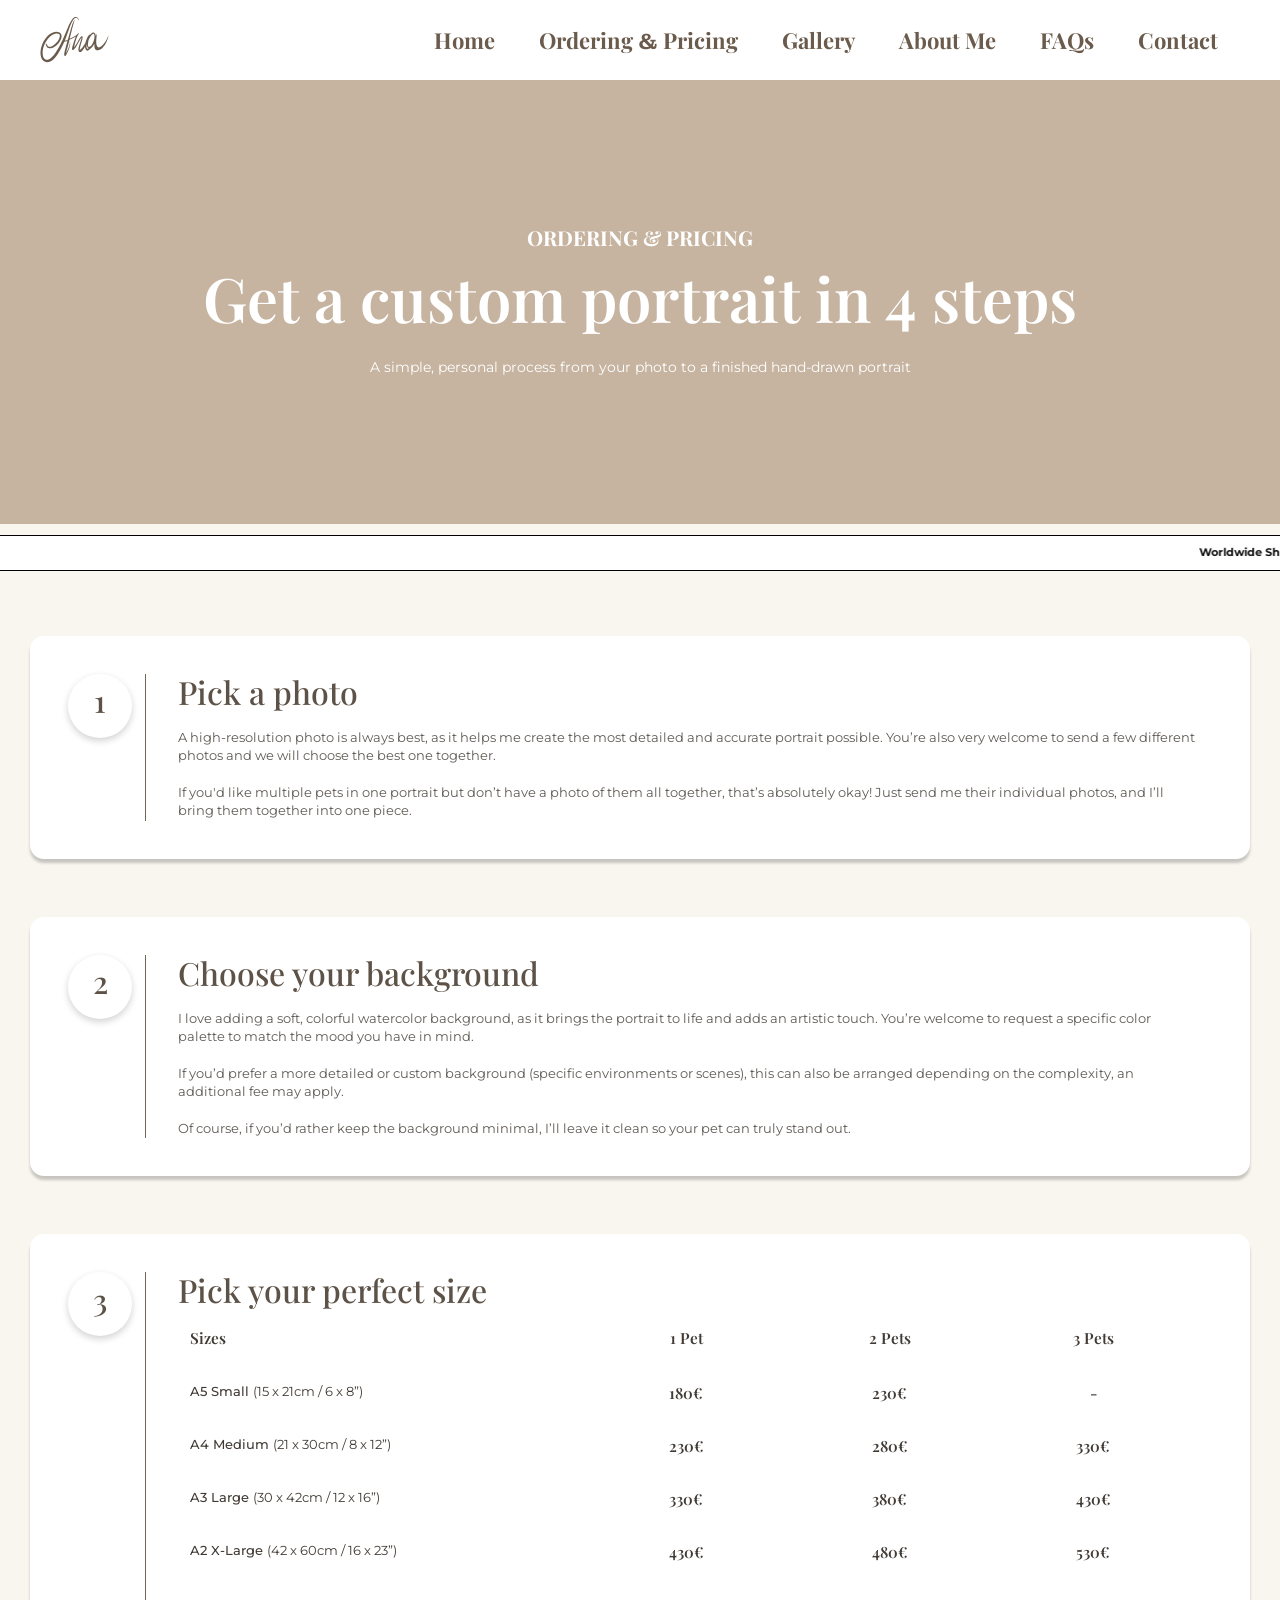
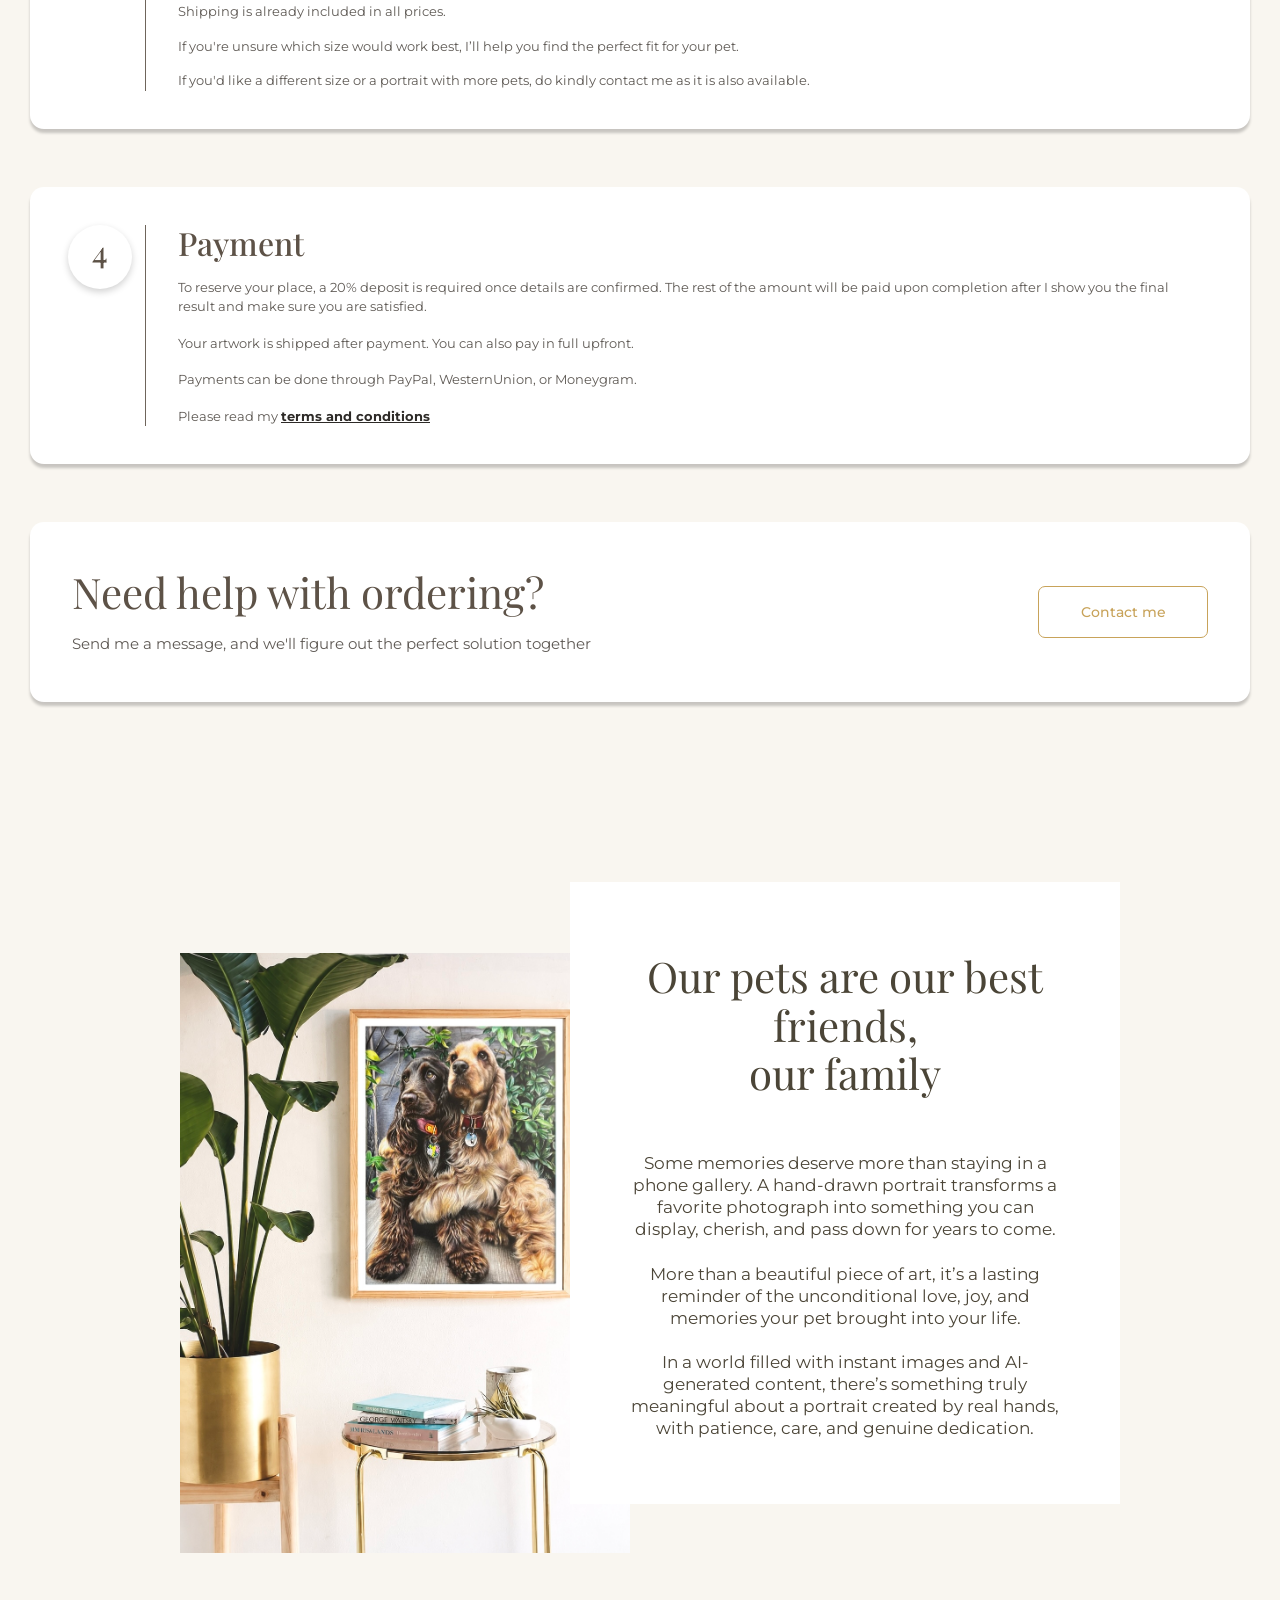
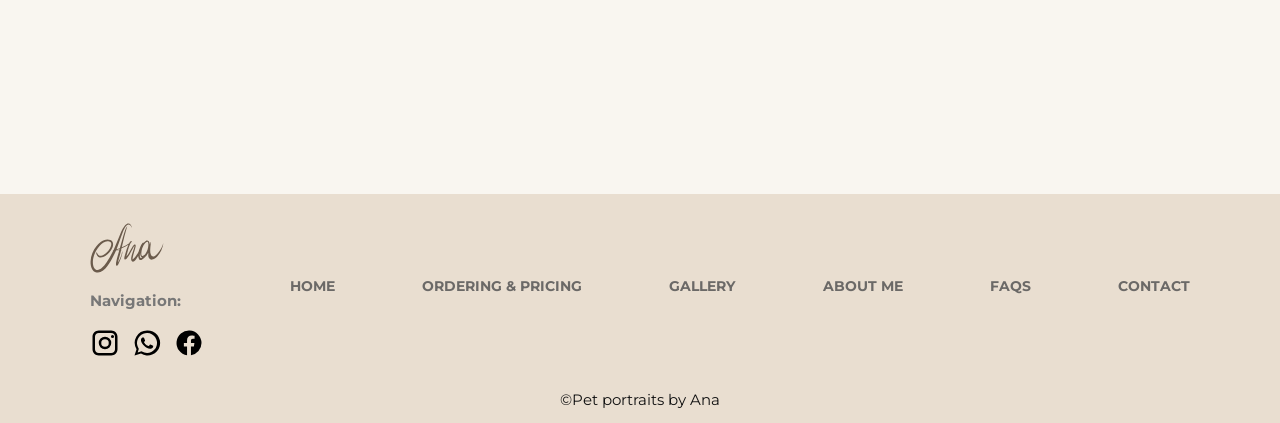
<file: pricing.html>
<!DOCTYPE html>
<html lang="en">
<head>
    <meta charset="UTF-8">
    <meta name="viewport" content="width=device-width, initial-scale=1.0">
    <title>Ordering & Pricing</title>
    <link rel="stylesheet" href="anja.css">
    <link rel="stylesheet" href="pricing.css">
    <link rel="icon" type="image/svg+xml" href="./Pic/logo.svg">
    <link rel="preconnect" href="https://fonts.googleapis.com">
    <link rel="preconnect" href="https://fonts.gstatic.com" crossorigin>
    <link href="https://fonts.googleapis.com/css2?family=Anton&family=Playfair+Display:ital,wght@0,400..900;1,400..900&display=swap" rel="stylesheet">
    <link href="https://fonts.googleapis.com/css2?family=Montagu+Slab:opsz,wght@16..144,100..700&display=swap" rel="stylesheet">
    <link href="https://fonts.googleapis.com/css2?family=Montserrat:ital,wght@0,100..900;1,100..900&display=swap" rel="stylesheet">
</head>
<body>
    <div class="navbar">
        <div class="container">
            <a href="index.html" class="logo-link" aria-label="Home">
                <img class="logo" id="logo" src="./Pic/logo.svg" alt="">
            </a>
            <nav>
                <img class="exit" id="exit" src="./Pic/exit.svg" alt="exit">
                <ul class="nav-meni">
                    <li><a href="index.html">Home</a></li>
                    <li><a href="pricing.html">Ordering <span class="slovo">&</span> Pricing</a></li>
                    <li><a href="gallery.html">Gallery</a></li>
                    <li><a href="about.html">About Me</a></li>
                    <li><a href="faq.html">FAQs</a></li>
                    <li><a href="contact.html">Contact</a></li>
                </ul>
            </nav>
            <img class="menu" id="menu" src="./Pic/menu.svg" alt="menu">
        </div>
    </div>
    <section class="pricing-hero">
        <div class="pricing-hero-content">
            <p class="pricing-small-title">ORDERING & PRICING</p>
            <h1 class="pricing-main-title">Get a custom portrait in 4 steps</h1>
            <p class="pricing-subtitle">A simple, personal process from your photo to a finished hand-drawn portrait</p>
        </div>
    </section>
    <div class="pricing-marquee-space"></div>
    <div class="pricing-marquee">
        <marquee behavior="scroll" direction="left" scrollamount="4">
            Worldwide Shipping　-　Portraits With Soul　-　Made With Love　-　Timeless Memories　-　Emotional Artworks　-　Worldwide Shipping　-　Portraits With Soul　-　Made With Love　-　Timeless Memories　-　Emotional Artworks　-　Worldwide Shipping　-　Portraits With Soul　-　Made With Love　-　Timeless Memories　-
        </marquee>
    </div>
    <main class="pricing-content">
        <div class="pricing-steps">
            <section class="pricing-step">
                <div class="step-number"><span>1</span></div>
                <div class="step-body">
                    <h2>Pick a photo</h2>
                    <p>A high-resolution photo is always best, as it helps me create the most detailed and accurate portrait possible. You’re also very welcome to send a few different photos and we will choose the best one together.</p>
                    <p>If you'd like multiple pets in one portrait but don’t have a photo of them all together, that’s absolutely okay! Just send me their individual photos, and I’ll bring them together into one piece.</p>
                </div>
            </section>
            <section class="pricing-step">
                <div class="step-number"><span>2</span></div>
                <div class="step-body">
                    <h2>Choose your background</h2>
                    <p>I love adding a soft, colorful watercolor background, as it brings the portrait to life and adds an artistic touch. You’re welcome to request a specific color palette to match the mood you have in mind.</p>
                    <p>If you’d prefer a more detailed or custom background (specific environments or scenes), this can also be arranged depending on the complexity, an additional fee may apply.</p>
                    <p>Of course, if you’d rather keep the background minimal, I’ll leave it clean so your pet can truly stand out.</p>
                </div>
            </section>
            <section class="pricing-step pricing-step-size">
                <div class="step-number"><span>3</span></div>
                <div class="step-body">
                    <h2>Pick your perfect size</h2>
                    <div class="price-table-wrap">
                        <table class="price-table">
                            <thead>
                                <tr>
                                    <th>Sizes</th>
                                    <th>1 Pet</th>
                                    <th>2 Pets</th>
                                    <th>3 Pets</th>
                                </tr>
                            </thead>
                            <tbody>
                                <tr>
                                    <td data-label="Size">A5 Small <span>(15 x 21cm / 6 x 8”)</span></td>
                                    <td data-label="1 Pet">180€</td>
                                    <td data-label="2 Pets">230€</td>
                                    <td data-label="3 Pets">-</td>
                                </tr>
                                <tr>
                                    <td data-label="Size">A4 Medium <span>(21 x 30cm / 8 x 12”)</span></td>
                                    <td data-label="1 Pet">230€</td>
                                    <td data-label="2 Pets">280€</td>
                                    <td data-label="3 Pets">330€</td>
                                </tr>
                                <tr>
                                    <td data-label="Size">A3 Large <span>(30 x 42cm / 12 x 16”)</span></td>
                                    <td data-label="1 Pet">330€</td>
                                    <td data-label="2 Pets">380€</td>
                                    <td data-label="3 Pets">430€</td>
                                </tr>
                                <tr>
                                    <td data-label="Size">A2 X-Large <span>(42 x 60cm / 16 x 23”)</span></td>
                                    <td data-label="1 Pet">430€</td>
                                    <td data-label="2 Pets">480€</td>
                                    <td data-label="3 Pets">530€</td>
                                </tr>
                            </tbody>
                        </table>
                    </div>
                    <div class="size-notes">
                        <p>Shipping is already included in all prices.</p>
                        <p>If you're unsure which size would work best, I’ll help you find the perfect fit for your pet.</p>
                        <p>If you'd like a different size or a portrait with more pets, do kindly contact me as it is also available.</p>
                    </div>
                </div>
            </section>
            <section class="pricing-step">
                <div class="step-number"><span>4</span></div>
                <div class="step-body">
                    <h2>Payment</h2>
                    <p>To reserve your place, a 20% deposit is required once details are confirmed. The rest of the amount will be paid upon completion after I show you the final result and make sure you are satisfied.</p>
                    <p>Your artwork is shipped after payment. You can also pay in full upfront.</p>
                    <p>Payments can be done through PayPal, WesternUnion, or Moneygram.</p>
                    <p>Please read my <a href="terms.html" class="pricing-link">terms and conditions</a></p>
                </div>
            </section>
        </div>
        <section class="pricing-help-box" id="contact">
            <div class="pricing-help-text">
                <h2>Need help with ordering?</h2>
                <p>Send me a message, and we'll figure out the perfect solution together</p>
            </div>
            <a href="contact.html" class="pricing-help-btn">Contact me</a>
        </section>
        <div class="o_meni_2">
            <img class="slika_anje_2" src="./Pic/Gallery/uvce.jpg" alt="Framed hand-drawn pet portrait">
            <div class="dugme_i_podaci_o_meni_2">
                <div class="podaci_o_meni_2">
                    <h1 class="andriana_2">Our pets are our best friends,<br>our family</h1>
                    <p class="young_artist_2">Some memories deserve more than staying in a<br>phone gallery. A hand-drawn portrait transforms a<br>favorite photograph into something you can<br>display, cherish, and pass down for years to come.<br><br>More than a beautiful piece of art, it’s a lasting<br>reminder of the unconditional love, joy, and<br>memories your pet brought into your life.<br><br>In a world filled with instant images and AI-<br>generated content, there’s something truly<br>meaningful about a portrait created by real hands,<br>with patience, care, and genuine dedication.</p>
                </div>
            </div>
        </div>
    </main>
    <footer class="footer">
        <div class="footer-container">
            <div class="footer-left">
                <a href="index.html" class="footer-logo-link" aria-label="Home">
                    <img class="pricing-footer-logo" src="./Pic/logo.svg" alt="Pet portraits by Ana">
                </a>
                <p class="footer-navigation-title">Navigation:</p>
                <div class="footer-socials">
                    <a href="https://www.instagram.com/pet_portraits_by_ana?stkn=MnNtdGc3ZnBmYXQ%3D&utm_source=qr" class="footer-social" aria-label="Instagram">
                        <svg viewBox="0 0 24 24">
                            <path d="M7 2C4.24 2 2 4.24 2 7v10c0 2.76 2.24 5 5 5h10c2.76 0 5-2.24 5-5V7c0-2.76-2.24-5-5-5H7zm0 2h10c1.66 0 3 1.34 3 3v10c0 1.66-1.34 3-3 3H7c-1.66 0-3-1.34-3-3V7c0-1.66 1.34-3 3-3zm11 1.5a1.25 1.25 0 1 0 0 2.5 1.25 1.25 0 0 0 0-2.5zM12 7a5 5 0 1 0 0 10 5 5 0 0 0 0-10zm0 2a3 3 0 1 1 0 6 3 3 0 0 1 0-6z"/>
                        </svg>
                    </a>
                    <a href="https://wa.me/message/BSBL3H74PK2NA1" class="footer-social" aria-label="WhatsApp">
                        <svg viewBox="0 0 24 24">
                            <path d="M12.04 2a9.84 9.84 0 0 0-8.42 14.93L2 22l5.2-1.58A9.98 9.98 0 1 0 12.04 2zm0 17.98a8.02 8.02 0 0 1-4.1-1.12l-.3-.18-3.08.94.92-3-.2-.31A7.99 7.99 0 1 1 12.04 19.98zm4.4-5.98c-.24-.12-1.43-.7-1.65-.78-.22-.08-.38-.12-.54.12-.16.24-.62.78-.76.94-.14.16-.28.18-.52.06-.24-.12-1.01-.37-1.93-1.19-.71-.63-1.19-1.41-1.33-1.65-.14-.24-.01-.37.11-.49.11-.11.24-.28.36-.42.12-.14.16-.24.24-.4.08-.16.04-.3-.02-.42-.06-.12-.54-1.3-.74-1.78-.2-.47-.4-.41-.54-.42h-.46c-.16 0-.42.06-.64.3-.22.24-.84.82-.84 2 0 1.18.86 2.32.98 2.48.12.16 1.69 2.58 4.1 3.62.57.25 1.02.39 1.37.5.58.18 1.1.16 1.51.1.46-.07 1.43-.58 1.63-1.15.2-.56.2-1.04.14-1.14-.06-.1-.22-.16-.46-.28z"/>
                        </svg>
                    </a>
                    <a href="https://www.facebook.com/share/18nD4Vcwr3/" class="footer-social" aria-label="Facebook">
                        <svg viewBox="0 0 24 24">
                            <path d="M22 12a10 10 0 1 0-11.56 9.88v-6.99H7.9V12h2.54V9.8c0-2.51 1.5-3.9 3.78-3.9 1.09 0 2.23.2 2.23.2v2.45H15.2c-1.24 0-1.63.77-1.63 1.56V12h2.77l-.44 2.89h-2.33v6.99A10 10 0 0 0 22 12z"/>
                        </svg>
                    </a>
                </div>
            </div>
            <nav class="footer-links">
                <a href="index.html">HOME</a>
                <a href="pricing.html">ORDERING & PRICING</a>
                <a href="gallery.html">GALLERY</a>
                <a href="about.html">ABOUT ME</a>
                <a href="faq.html">FAQS</a>
                <a href="contact.html">CONTACT</a>
            </nav>
        </div>
        <p class="footer-copyright">©Pet portraits by Ana</p>
    </footer>
    <script>
        const mobileBtn=document.getElementById('menu');
        const nav=document.querySelector('.navbar nav');
        const mobileBtnExit=document.getElementById('exit');
        mobileBtn.addEventListener('click',()=>{
            nav.classList.add('open');
        });
        mobileBtnExit.addEventListener('click',()=>{
            nav.classList.remove('open');
        });
    </script>
</body>
</html>
</file>
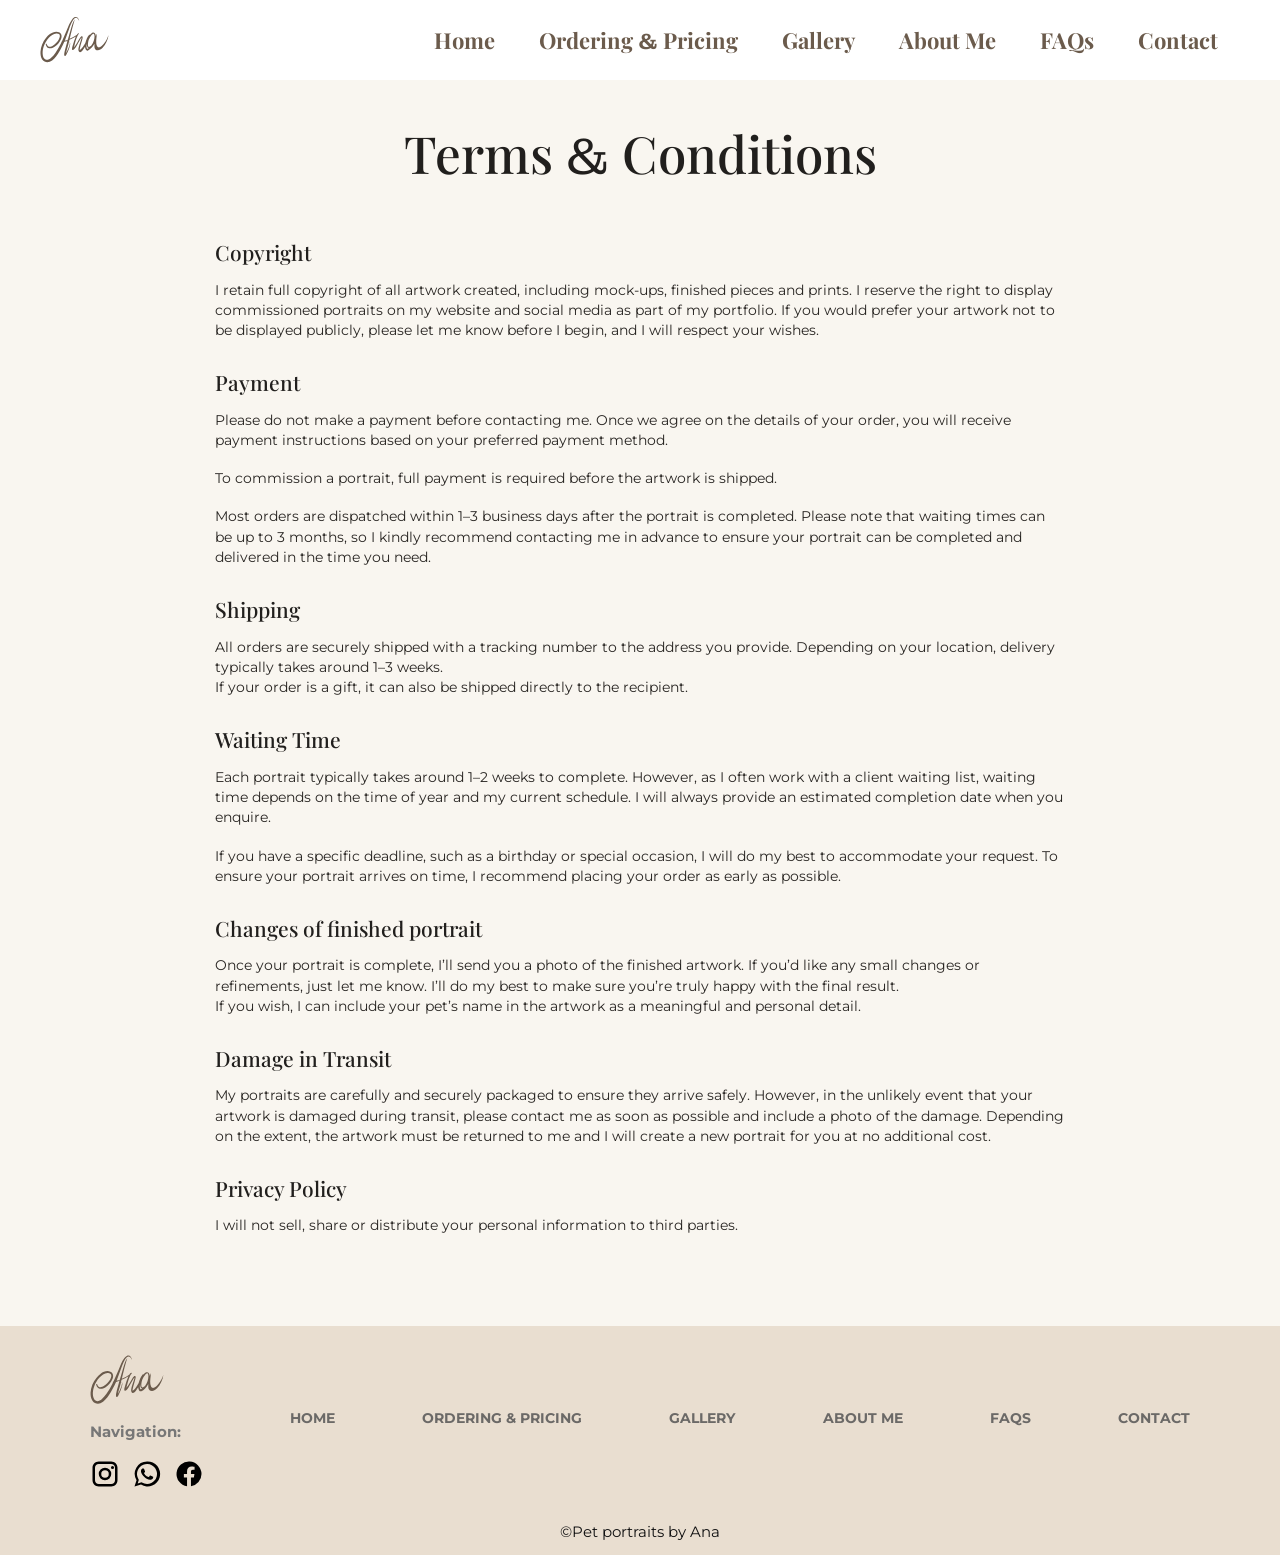
<file: terms.html>
<!DOCTYPE html>
<html lang="en">
<head>
    <meta charset="UTF-8">
    <meta name="viewport" content="width=device-width, initial-scale=1.0">
    <title>Terms & Conditions</title>
    <link rel="stylesheet" href="anja.css">
    <link rel="stylesheet" href="terms.css">
    <link rel="icon" type="image/svg+xml" href="./Pic/logo.svg">
    <link rel="preconnect" href="https://fonts.googleapis.com">
    <link rel="preconnect" href="https://fonts.gstatic.com" crossorigin>
    <link href="https://fonts.googleapis.com/css2?family=Anton&family=Playfair+Display:ital,wght@0,400..900;1,400..900&display=swap" rel="stylesheet">
    <link href="https://fonts.googleapis.com/css2?family=Montagu+Slab:opsz,wght@16..144,100..700&display=swap" rel="stylesheet">
    <link href="https://fonts.googleapis.com/css2?family=Montserrat:ital,wght@0,100..900;1,100..900&display=swap" rel="stylesheet">
</head>
<body>
    <div class="navbar">
        <div class="container">
            <a href="index.html" class="logo-link" aria-label="Home">
                <img class="logo" id="logo" src="./Pic/logo.svg" alt="Pet portraits by Ana">
            </a>
            <nav>
                <img class="exit" id="exit" src="./Pic/exit.svg" alt="exit">
                <ul class="nav-meni">
                    <li><a href="index.html">Home</a></li>
                    <li><a href="pricing.html">Ordering <span class="slovo">&</span> Pricing</a></li>
                    <li><a href="gallery.html">Gallery</a></li>
                    <li><a href="about.html">About Me</a></li>
                    <li><a href="faq.html">FAQs</a></li>
                    <li><a href="contact.html">Contact</a></li>
                </ul>
            </nav>
            <img class="menu" id="menu" src="./Pic/menu.svg" alt="menu">
        </div>
    </div>
    <main class="terms-page">
        <h1 class="terms-title">Terms <span class="and">&</span> Conditions</h1>
        <div class="terms-content">
            <section class="terms-section">
                <h2>Copyright</h2>
                <p>I retain full copyright of all artwork created, including mock-ups, finished pieces and prints. I reserve the right to display commissioned portraits on my website and social media as part of my portfolio. If you would prefer your artwork not to be displayed publicly, please let me know before I begin, and I will respect your wishes.</p>
            </section>
            <section class="terms-section">
                <h2>Payment</h2>
                <p>Please do not make a payment before contacting me. Once we agree on the details of your order, you will receive payment instructions based on your preferred payment method.</p>
                <p>To commission a portrait, full payment is required before the artwork is shipped.</p>
                <p>Most orders are dispatched within 1–3 business days after the portrait is completed. Please note that waiting times can be up to 3 months, so I kindly recommend contacting me in advance to ensure your portrait can be completed and delivered in the time you need.</p>
            </section>
            <section class="terms-section">
                <h2>Shipping</h2>
                <p>All orders are securely shipped with a tracking number to the address you provide. Depending on your location, delivery typically takes around 1–3 weeks.<br>If your order is a gift, it can also be shipped directly to the recipient.</p>
            </section>
            <section class="terms-section">
                <h2>Waiting Time</h2>
                <p>Each portrait typically takes around 1–2 weeks to complete. However, as I often work with a client waiting list, waiting time depends on the time of year and my current schedule. I will always provide an estimated completion date when you enquire.</p>
                <p>If you have a specific deadline, such as a birthday or special occasion, I will do my best to accommodate your request. To ensure your portrait arrives on time, I recommend placing your order as early as possible.</p>
            </section>
            <section class="terms-section">
                <h2>Changes of finished portrait</h2>
                <p>Once your portrait is complete, I’ll send you a photo of the finished artwork. If you’d like any small changes or refinements, just let me know. I’ll do my best to make sure you’re truly happy with the final result.<br>If you wish, I can include your pet’s name in the artwork as a meaningful and personal detail.</p>
            </section>
            <section class="terms-section">
                <h2>Damage in Transit</h2>
                <p>My portraits are carefully and securely packaged to ensure they arrive safely. However, in the unlikely event that your artwork is damaged during transit, please contact me as soon as possible and include a photo of the damage. Depending on the extent, the artwork must be returned to me and I will create a new portrait for you at no additional cost.</p>
            </section>
            <section class="terms-section">
                <h2>Privacy Policy</h2>
                <p>I will not sell, share or distribute your personal information to third parties.</p>
            </section>
        </div>
    </main>
    <footer class="footer">
        <div class="footer-container">
            <div class="footer-left">
                <a href="index.html" class="footer-logo-link" aria-label="Home">
                    <img class="footer-logo" src="./Pic/logo.svg" alt="Pet portraits by Ana">
                </a>
                <p class="footer-navigation-title">Navigation:</p>
                <div class="footer-socials">
                    <a href="https://www.instagram.com/pet_portraits_by_ana?stkn=MnNtdGc3ZnBmYXQ%3D&utm_source=qr" class="footer-social" aria-label="Instagram">
                        <svg viewBox="0 0 24 24">
                            <path d="M7 2C4.24 2 2 4.24 2 7v10c0 2.76 2.24 5 5 5h10c2.76 0 5-2.24 5-5V7c0-2.76-2.24-5-5-5H7zm0 2h10c1.66 0 3 1.34 3 3v10c0 1.66-1.34 3-3 3H7c-1.66 0-3-1.34-3-3V7c0-1.66 1.34-3 3-3zm11 1.5a1.25 1.25 0 1 0 0 2.5 1.25 1.25 0 0 0 0-2.5zM12 7a5 5 0 1 0 0 10 5 5 0 0 0 0-10zm0 2a3 3 0 1 1 0 6 3 3 0 0 1 0-6z"/>
                        </svg>
                    </a>
                    <a href="https://wa.me/message/BSBL3H74PK2NA1" class="footer-social" aria-label="WhatsApp">
                        <svg viewBox="0 0 24 24">
                            <path d="M12.04 2a9.84 9.84 0 0 0-8.42 14.93L2 22l5.2-1.58A9.98 9.98 0 1 0 12.04 2zm0 17.98a8.02 8.02 0 0 1-4.1-1.12l-.3-.18-3.08.94.92-3-.2-.31A7.99 7.99 0 1 1 12.04 19.98zm4.4-5.98c-.24-.12-1.43-.7-1.65-.78-.22-.08-.38-.12-.54.12-.16.24-.62.78-.76.94-.14.16-.28.18-.52.06-.24-.12-1.01-.37-1.93-1.19-.71-.63-1.19-1.41-1.33-1.65-.14-.24-.01-.37.11-.49.11-.11.24-.28.36-.42.12-.14.16-.24.24-.4.08-.16.04-.3-.02-.42-.06-.12-.54-1.3-.74-1.78-.2-.47-.4-.41-.54-.42h-.46c-.16 0-.42.06-.64.3-.22.24-.84.82-.84 2 0 1.18.86 2.32.98 2.48.12.16 1.69 2.58 4.1 3.62.57.25 1.02.39 1.37.5.58.18 1.1.16 1.51.1.46-.07 1.43-.58 1.63-1.15.2-.56.2-1.04.14-1.14-.06-.1-.22-.16-.46-.28z"/>
                        </svg>
                    </a>
                    <a href="https://www.facebook.com/share/18nD4Vcwr3/" class="footer-social" aria-label="Facebook">
                        <svg viewBox="0 0 24 24">
                            <path d="M22 12a10 10 0 1 0-11.56 9.88v-6.99H7.9V12h2.54V9.8c0-2.51 1.5-3.9 3.78-3.9 1.09 0 2.23.2 2.23.2v2.45H15.2c-1.24 0-1.63.77-1.63 1.56V12h2.77l-.44 2.89h-2.33v6.99A10 10 0 0 0 22 12z"/>
                        </svg>
                    </a>
                </div>
            </div>
            <nav class="footer-links">
                <a href="index.html">HOME</a>
                <a href="pricing.html">ORDERING & PRICING</a>
                <a href="gallery.html">GALLERY</a>
                <a href="about.html">ABOUT ME</a>
                <a href="faq.html">FAQS</a>
                <a href="contact.html">CONTACT</a>
            </nav>
        </div>
        <p class="footer-copyright">©Pet portraits by Ana</p>
    </footer>
    <script>
        const mobileBtn=document.getElementById('menu');
        const nav=document.querySelector('.navbar nav');
        const mobileBtnExit=document.getElementById('exit');
        mobileBtn.addEventListener('click',()=>{
            nav.classList.add('open');
        });
        mobileBtnExit.addEventListener('click',()=>{
            nav.classList.remove('open');
        });
    </script>
</body>
</html>
</file>
<file: anja.css>
*{
    box-sizing:border-box;
}
html{
    overflow-x:hidden;
}
body{
    margin:0;
    background-color:#F9F6F0;
    font-family:"Playfair Display",serif;
    overflow-x:hidden;
}
.logo-link{
    display:block;
    width:70px;
    height:80px;
    line-height:0;
}
.logo{
    fill:#ffffff;
    height:80px;
    width:70px;
    cursor:pointer;
}
.navbar{
    background-color:#ffffff;
    padding-right:20px;
    padding-left:20px;
}
.navbar .container{
    display:flex;
    place-content:space-between;
}
.navbar nav{
    display:none;
    flex-direction:column;
    position:fixed;
    z-index:999;
    width:66%;
    right:0;
    top:0;
    background:#C6B4A0;
    height:100vh;
    padding:1em;
}
.navbar nav.open{
    display:block;
}
.navbar .nav-meni{
    display:flex;
    flex-direction:column;
    padding:0;
    margin-top:5em;
    list-style:none;
    font-family:"Playfair Display",serif;
    font-weight:bold;
}
.navbar .slovo{
    font-family:"Montagu Slab",serif;
    font-weight:600;
}
.navbar li a{
    color:#ffffff;
    text-decoration:none;
    display:block;
    padding:.7em;
    font-size:1.3em;
    text-align:right;
    transition:color .3s ease;
}
.navbar li a:hover{
    color:#A27817;
}
.navbar .menu{
    cursor:pointer;
    display:block;
}
.navbar .exit{
    width:30px;
    height:30px;
    float:right;
    margin:.7em;
    cursor:pointer;
}
.hero{
    position:relative;
    width:min(100%,1500px);
    aspect-ratio:1500 / 760;
    margin:0 auto;
    overflow:hidden;
    background-color:#C6B4A0;
}
.hero-text{
    position:absolute;
    z-index:2;
    color:white;
    inset:0;
    display:flex;
    flex-direction:column;
    justify-content:space-between;
    align-items:center;
    text-align:center;
    pointer-events:none;
}
.Pet-portraits{
    font-family:"Playfair Display",serif;
    transform:translateY(40px);
    font-size:clamp(38px,6vw,80px);
}
.Realistic{
    font-size:clamp(14px,2vw,30px);
    font-family:"Montserrat",sans-serif;
}
.hero-img{
    position:absolute;
    inset:0;
    width:100%;
    height:100%;
    display:block;
    object-fit:cover;
    object-position:center 34%;
    filter:brightness(0.65);
    will-change:object-position;
}
.creation{
    padding-top:15px;
    padding-bottom:20px;
}
.linija{
    width:70%;
    height:2px;
    background-color:black;
    margin:auto;
}
.linija1{
    width:70%;
    height:2px;
    background-color:black;
    margin:80px auto 0;
}
.linija2{
    width:70%;
    height:2px;
    background-color:black;
    margin:110px auto 0;
}
.linija3{
    width:70%;
    height:2px;
    background-color:black;
    margin:20px auto 0;
}
.text-creation{
    text-align:center;
    font-family:"Playfair Display",serif;
    font-weight:400;
    font-size:clamp(20px,5vw,40px);
    color:#4B4537;
}
.gallery{
    display:flex;
    justify-content:center;
    align-items:center;
    flex-direction:column;
}
.ljubimac{
    width:100%;
    height:clamp(260px,40vw,420px);
    object-fit:cover;
    display:block;
}
.images{
    display:grid;
    grid-template-columns:repeat(2,1fr);
    gap:10px;
    width:90%;
    max-width:1000px;
    margin:0 auto;
    overflow:hidden;
}
.gallery-holder{
    max-width:1200px;
    width:100%;
    margin:auto;
    display:flex;
    align-items:center;
    justify-content:center;
    flex-direction:column;
    padding-bottom:65px;
}
.gallery-text{
    font-family:"Playfair Display",serif;
    color:#4B4537;
    font-size:clamp(20px,6vw,50px);
    padding-bottom:25px;
}
.gallery-dugme{
    font-family:"Montserrat",sans-serif;
    font-size:15px;
    padding:10px 24px;
    border-radius:5px;
    border:2px solid #A27817;
    cursor:pointer;
    background-color:#F9F6F0;
    color:#A27817;
}
.gallery-dugme:hover{
    background-color:hsl(42,51%,54%);
    color:white;
    border:2px solid hsl(42,51%,54%);
    transition:.3s;
}
.meet_the_artist{
    display:flex;
    align-items:center;
    justify-content:center;
    padding-top:50px;
    padding-bottom:50px;
    font-family:"Playfair Display",serif;
    font-size:clamp(38px,6vw,45px);
    color:#4B4537;
}
.o_meni{
    margin:auto;
    max-width:1200px;
    width:100%;
    display:flex;
    flex-direction:column;
    align-items:center;
    justify-content:center;
}
.podaci_o_meni{
    background-color:white;
    width:400px;
    max-width:90%;
    text-align:center;
    margin:0 auto 20px;
}
.slika_anje{
    width:400px;
    max-width:90%;
    height:500px;
    object-fit:cover;
    display:block;
}
.dugme_i_podaci_o_meni{
    display:flex;
    justify-content:center;
    align-items:center;
    flex-direction:column;
}
.young_artist{
    font-family:"Montserrat",sans-serif;
    font-size:14px;
    line-height:1.35;
    padding-bottom:20px;
}
.HELLO{
    color:#4B4537;
    font-size:26px;
}
.andriana{
    color:#4B4537;
    font-size:34px;
}
.customers{
    width:100%;
    max-width:1450px;
    margin:0 auto;
    padding:45px 0 80px;
    overflow:hidden;
}
.customers-head{
    width:90%;
    max-width:1300px;
    margin:0 auto 12px;
}
.customers-title{
    text-align:center;
    font-family:"Playfair Display",serif;
    font-size:clamp(28px,4vw,48px);
    font-weight:500;
    letter-spacing:8px;
    color:#4B4537;
    margin:0;
}
.customers-arrows{
    display:flex;
    justify-content:flex-end;
    align-items:center;
    gap:18px;
    margin-top:25px;
    padding-right:8px;
}
.customer-arrow{
    border:none;
    background:transparent;
    color:#4B4537;
    font-size:35px;
    cursor:pointer;
    padding:0;
    line-height:1;
    font-family:Arial,sans-serif;
}
.customer-prev{
    color:#c7c7c7;
}
.customers-slider{
    width:92%;
    max-width:1340px;
    margin:0 auto;
    display:flex;
    align-items:stretch;
    gap:28px;
    overflow-x:auto;
    overflow-y:visible;
    padding:8px 10px 18px;
    scroll-behavior:smooth;
    scroll-snap-type:x mandatory;
    scrollbar-width:none;
}
.customers-slider::-webkit-scrollbar{
    display:none;
}
.customer-card{
    flex:0 0 calc((100% - 56px) / 3);
    min-width:0;
    background-color:#ffffff;
    padding:15px;
    border-radius:15px;
    box-shadow:0 3px 9px rgba(0,0,0,.18);
    scroll-snap-align:start;
}
.customer-img{
    width:100%;
    height:clamp(260px,24vw,370px);
    object-fit:cover;
    display:block;
    border-radius:12px;
}
.customer-content{
    padding:7px 10px 12px;
    color:#4B4537;
}
.customer-content h2{
    margin:3px 0 0;
    font-family:"Playfair Display",serif;
    font-size:clamp(21px,2vw,27px);
    font-weight:400;
    line-height:1.1;
}
.customer-content p{
    margin:4px 0 0;
    font-family:"Montserrat",sans-serif;
    font-size:clamp(12px,1vw,14px);
    line-height:1.25;
    color:#625d55;
}
.quote-start,
.quote-end{
    display:block;
    font-family:Georgia,serif;
    font-size:30px;
    font-weight:bold;
    line-height:20px;
    color:#4B4537;
}
.quote-start{
    margin-top:16px;
}
.quote-end{
    text-align:right;
    margin-top:2px;
}
.FAQ-section{
    display:flex;
    justify-content:center;
    align-items:center;
    flex-direction:column;
    color:#625d55;
}
.FAQ{
    font-size:clamp(28px,4vw,48px);
    color:#625d55;
}
.FAQ-text{
    width:calc(100% - 40px);
    max-width:900px;
    margin-left:auto;
    margin-right:auto;
    font-size:clamp(12px,3vw,22px);
    line-height:1.35;
    padding-bottom:20px;
    text-align:center;
}
.FAQ-dugme{
    padding-bottom:30px;
}
.contact{
    font-size:clamp(35px,4vw,48px);
    margin-bottom:10px;
    color:#625d55;
}
.CONTACT-section{
    width:100%;
    display:flex;
    align-items:center;
    justify-content:center;
    flex-direction:column;
}
.contact-form-box{
    width:calc(100% - 40px);
    max-width:790px;
    background-color:white;
    border-radius:18px;
    box-shadow:0 3px 5px rgba(0,0,0,.20);
    padding:20px 50px 38px;
    margin-bottom:70px;
    font-family:"Montserrat",sans-serif;
    font-weight:600;
}
.contact-form-title{
    font-family:"Playfair Display",serif;
    font-size:clamp(20px,3vw,28px);
    font-weight:500;
    text-align:center;
    color:#4B4537;
    margin:0 0 17px;
}
.contact-form-line{
    width:100%;
    height:1px;
    background-color:#777777;
    margin-bottom:23px;
}
.contact-form{
    width:100%;
    font-family:"Montserrat",sans-serif;
    font-weight:600;
}
.contact-name-row{
    display:grid;
    grid-template-columns:repeat(2,1fr);
    gap:10px;
}
.contact-field{
    display:flex;
    flex-direction:column;
    margin-bottom:20px;
}
.contact-field label{
    font-family:"Montserrat",sans-serif;
    font-weight:600;
    font-size:11px;
    color:#4B4537;
    margin-bottom:6px;
}
.contact-field label span{
    font-family:"Montserrat",sans-serif;
    font-weight:600;
    font-size:9px;
    margin-left:4px;
}
.contact-field input,
.contact-field select,
.contact-field textarea{
    width:100%;
    border:1px solid #777777;
    border-radius:7px;
    background-color:white;
    color:#4B4537;
    font-family:"Montserrat",sans-serif;
    font-weight:600;
    font-size:14px;
    outline:none;
}
.contact-field input,
.contact-field select{
    height:48px;
    padding:0 12px;
}
.contact-field textarea{
    min-height:95px;
    padding:12px;
    resize:vertical;
}
.contact-field input:focus,
.contact-field select:focus,
.contact-field textarea:focus{
    border-color:#A27817;
}
.contact-file-input{
    display:none;
}
.upload-field{
    align-items:flex-start;
}
.contact-field .contact-upload-button{
    display:flex;
    justify-content:center;
    align-items:center;
    min-width:160px;
    height:40px;
    padding:0 18px;
    border:1px solid #A27817;
    border-radius:5px;
    color:#A27817;
    font-family:"Montserrat",sans-serif;
    font-weight:600;
    font-size:11px;
    margin-bottom:6px;
    cursor:pointer;
    transition:.3s;
}
.contact-field .contact-upload-button:hover{
    background-color:#A27817;
    color:white;
}
.selected-images-text{
    margin:3px 0 12px;
    font-family:"Montserrat",sans-serif;
    font-weight:600;
    font-size:10px;
    color:#777777;
}
.image-preview-container{
    width:100%;
    display:grid;
    grid-template-columns:repeat(4,1fr);
    gap:10px;
    margin-top:4px;
}
.image-preview-item{
    position:relative;
    width:100%;
    aspect-ratio:1 / 1;
    border-radius:8px;
    overflow:hidden;
    background-color:#eeeeee;
}
.image-preview-item img{
    width:100%;
    height:100%;
    display:block;
    object-fit:cover;
}
.remove-preview-image{
    position:absolute;
    top:5px;
    right:5px;
    width:25px;
    height:25px;
    border:none;
    border-radius:50%;
    background-color:rgba(0,0,0,.72);
    color:white;
    display:flex;
    justify-content:center;
    align-items:center;
    font-family:Arial,sans-serif;
    font-size:20px;
    line-height:1;
    cursor:pointer;
    padding:0;
}
.remove-preview-image:hover{
    background-color:#A27817;
}
.contact-submit-holder{
    display:flex;
    justify-content:center;
    padding-top:5px;
}
.contact-submit{
    width:160px;
    height:42px;
    background-color:white;
    color:#A27817;
    border:1px solid #A27817;
    border-radius:5px;
    font-family:"Montserrat",sans-serif;
    font-weight:600;
    font-size:11px;
    cursor:pointer;
    transition:.3s;
}
.contact-submit:hover{
    background-color:#A27817;
    color:white;
}
.form-success-message{
    position:fixed;
    top:20px;
    left:50%;
    transform:translate(-50%,-20px);
    z-index:2000;
    width:calc(100% - 40px);
    max-width:520px;
    padding:16px 20px;
    background-color:#ffffff;
    border:1px solid #A27817;
    border-radius:8px;
    box-shadow:0 5px 18px rgba(0,0,0,.20);
    color:#4B4537;
    font-family:"Montserrat",sans-serif;
    font-weight:600;
    font-size:14px;
    text-align:center;
    opacity:0;
    visibility:hidden;
    pointer-events:none;
    transition:opacity .3s ease,transform .3s ease,visibility .3s ease;
}
.form-success-message.show-success-message{
    opacity:1;
    visibility:visible;
    transform:translate(-50%,0);
}
.o_meni_2{
    margin:auto;
    max-width:1200px;
    width:100%;
    display:flex;
    flex-direction:column;
    align-items:center;
    justify-content:center;
}
.podaci_o_meni_2{
    background-color:white;
    width:400px;
    max-width:90%;
    text-align:center;
    margin:0 auto 20px;
}
.slika_anje_2{
    width:400px;
    max-width:90%;
    height:500px;
    object-fit:cover;
    display:block;
}
.dugme_i_podaci_o_meni_2{
    display:flex;
    justify-content:center;
    align-items:center;
    flex-direction:column;
}
.young_artist_2{
    font-family:"Montserrat",sans-serif;
    font-size:14px;
    line-height:1.35;
    padding-bottom:20px;
}
.HELLO_2{
    color:#4B4537;
    font-size:26px;
}
.andriana_2{
    color:#4B4537;
    font-size:34px;
}
.footer{
    width:100%;
    margin-top:100px;
    padding:28px 7% 14px;
    background-color:#E9DED0;
    color:#6B6967;
}
.footer-container{
    width:100%;
    max-width:1250px;
    min-height:150px;
    margin:0 auto;
    display:grid;
    grid-template-columns:150px 1fr;
    align-items:start;
    gap:50px;
}
.footer-left{
    display:flex;
    flex-direction:column;
    align-items:flex-start;
}
.footer-logo-link{
    display:block;
    margin:0 0 16px;
    line-height:0;
}
.footer-logo{
    display:block;
    width:75px;
    height:auto;
    max-height:60px;
    object-fit:contain;
    cursor:pointer;
}
.footer-navigation-title{
    margin:0 0 18px;
    font-family:"Montserrat",sans-serif;
    font-size:15px;
    font-weight:700;
    color:#777777;
}
.footer-socials{
    display:flex;
    align-items:center;
    gap:12px;
}
.footer-social{
    width:30px;
    height:30px;
    display:flex;
    justify-content:center;
    align-items:center;
    color:#000000;
    text-decoration:none;
}
.footer-social svg{
    width:30px;
    height:30px;
    fill:currentColor;
}
.footer-links{
    width:100%;
    display:grid;
    grid-template-columns:repeat(6,max-content);
    justify-content:space-between;
    align-items:center;
    gap:25px;
    padding-top:55px;
}
.footer-links a{
    font-family:"Montserrat",sans-serif;
    font-size:14px;
    font-weight:700;
    color:#6B6967;
    text-decoration:none;
    white-space:nowrap;
}
.footer-links a:hover{
    color:#A27817;
}
.footer-copyright{
    margin:18px 0 0;
    text-align:center;
    font-family:"Montserrat",sans-serif;
    font-size:15px;
    color:#111111;
}
@media screen and (min-width:450px){
    .Pet-portraits{
        transform:translateY(40px);
    }
    .ljubimac{
        height:clamp(260px,60vw,420px);
    }
}
@media screen and (min-width:600px){
    .Pet-portraits{
        transform:translateY(80px);
    }
    .ljubimac{
        height:clamp(260px,100vw,420px);
    }
}
@media screen and (max-width:1099px){
    .customers{
        padding-top:35px;
    }
    .customers-title{
        font-size:clamp(25px,4vw,38px);
        letter-spacing:5px;
    }
    .customers-slider{
        width:94%;
        gap:18px;
    }
    .customer-card{
        flex:0 0 calc((100% - 18px) / 2);
    }
    .customer-img{
        height:clamp(250px,42vw,370px);
    }
    .customer-content h2{
        font-size:clamp(20px,3vw,25px);
    }
    .customer-content p{
        font-size:clamp(11px,1.8vw,14px);
    }
}
@media screen and (max-width:649px){
    .gallery-text{
        padding-bottom:20px;
    }
    .o_meni{
        width:100%;
        gap:0;
        padding:0 0 10px;
    }
    .slika_anje{
        width:360px;
        max-width:calc(100% - 36px);
        height:auto;
        max-height:none;
        object-fit:cover;
        display:block;
        margin:0 auto;
    }
    .dugme_i_podaci_o_meni{
        width:100%;
    }
    .podaci_o_meni{
        width:360px;
        max-width:calc(100% - 36px);
        margin:0 auto 16px;
        padding:16px 14px 22px;
        background:#ffffff;
    }
    .HELLO{
        font-size:18px;
        margin:0 0 13px;
        line-height:1.2;
    }
    .andriana{
        font-size:25px;
        line-height:1.08;
        margin:0 0 14px;
    }
    .young_artist{
        font-size:11px;
        line-height:1.4;
        padding:0;
        margin:0;
    }
    .o_meni_2{
        width:100%;
        gap:0;
        padding:0 0 50px;
    }
    .slika_anje_2{
        width:360px;
        max-width:calc(100% - 36px);
        height:auto;
        max-height:none;
        object-fit:cover;
        display:block;
        margin:0 auto;
    }
    .dugme_i_podaci_o_meni_2{
        width:100%;
    }
    .podaci_o_meni_2{
        width:360px;
        max-width:calc(100% - 36px);
        margin:0 auto 16px;
        padding:16px 14px 22px;
        background:#ffffff;
    }
    .HELLO_2{
        font-size:18px;
        margin:0 0 13px;
        line-height:1.2;
    }
    .andriana_2{
        font-size:25px;
        line-height:1.08;
        margin:0 0 14px;
    }
    .young_artist_2{
        font-size:11px;
        line-height:1.4;
        padding:0;
        margin:0;
    }
    .linija2{
        width:72%;
        margin-top:70px;
    }
    .customers{
        width:100%;
        padding:17px 0 45px;
    }
    .customers-head{
        width:calc(100% - 24px);
        margin:0 auto 4px;
    }
    .customers-title{
        width:100%;
        text-align:center;
        font-size:clamp(18px,5.2vw,22px);
        letter-spacing:1px;
        line-height:1.1;
        white-space:nowrap;
    }
    .customers-arrows{
        margin-top:4px;
        padding-right:4px;
        gap:10px;
    }
    .customer-arrow{
        font-size:20px;
    }
    .customers-slider{
        width:100%;
        margin:0;
        gap:8px;
        padding:7px 5px 14px;
        overflow-x:auto;
        scroll-padding-left:5px;
    }
    .customer-card{
        flex:0 0 calc((100% - 18px) / 2);
        min-width:0;
        padding:8px;
        border-radius:14px;
        box-shadow:0 3px 7px rgba(0,0,0,.20);
    }
    .customer-img{
        width:100%;
        height:clamp(145px,40vw,175px);
        object-fit:cover;
        border-radius:11px;
    }
    .customer-content{
        padding:4px 1px 5px;
    }
    .customer-content h2{
        margin:2px 0 0;
        font-size:clamp(11px,3.4vw,14px);
        line-height:1.08;
        white-space:nowrap;
    }
    .quote-start,
    .quote-end{
        font-size:18px;
        line-height:12px;
    }
    .quote-start{
        margin-top:10px;
    }
    .customer-content p{
        margin-top:4px;
        font-size:clamp(7px,2.15vw,9.5px);
        line-height:1.13;
    }
    .quote-end{
        margin-top:2px;
    }
    .FAQ-text{
        width:calc(100% - 40px);
        max-width:500px;
        margin-left:auto;
        margin-right:auto;
        padding-left:8px;
        padding-right:8px;
        line-height:1.4;
    }
    .contact-form-box{
        width:calc(100% - 32px);
        max-width:430px;
        padding:18px 20px 36px;
        margin-bottom:50px;
    }
    .contact-form-title{
        font-size:20px;
        margin-bottom:15px;
    }
    .contact-form-line{
        margin-bottom:18px;
    }
    .contact-name-row{
        gap:5px;
    }
    .contact-field{
        margin-bottom:18px;
    }
    .contact-field label{
        font-size:9px;
        margin-bottom:5px;
    }
    .contact-field label span{
        font-size:7px;
        margin-left:2px;
    }
    .contact-field input,
    .contact-field select{
        height:36px;
        font-size:12px;
    }
    .contact-field textarea{
        min-height:80px;
        font-size:12px;
    }
    .contact-field .contact-upload-button{
        min-width:145px;
        height:36px;
        font-size:9px;
    }
    .selected-images-text{
        font-size:8px;
        margin-bottom:9px;
    }
    .image-preview-container{
        grid-template-columns:repeat(3,1fr);
        gap:7px;
    }
    .remove-preview-image{
        top:4px;
        right:4px;
        width:22px;
        height:22px;
        font-size:17px;
    }
    .contact-submit{
        width:116px;
        height:35px;
        font-size:9px;
    }
    .form-success-message{
        top:12px;
        width:calc(100% - 24px);
        padding:13px 15px;
        font-size:11px;
    }
}
@media screen and (max-width:370px){
    .slika_anje{
        width:calc(100% - 24px);
        max-width:none;
    }
    .podaci_o_meni{
        width:calc(100% - 24px);
        max-width:none;
        padding:14px 12px 20px;
    }
    .HELLO{
        font-size:17px;
    }
    .andriana{
        font-size:23px;
    }
    .young_artist{
        font-size:10px;
    }
    .slika_anje_2{
        width:calc(100% - 24px);
        max-width:none;
    }
    .podaci_o_meni_2{
        width:calc(100% - 24px);
        max-width:none;
        padding:14px 12px 20px;
    }
    .HELLO_2{
        font-size:17px;
    }
    .andriana_2{
        font-size:23px;
    }
    .young_artist_2{
        font-size:10px;
    }
    .customers-title{
        font-size:17px;
    }
    .customers-slider{
        gap:6px;
        padding-left:4px;
        padding-right:4px;
    }
    .customer-card{
        flex:0 0 calc((100% - 14px) / 2);
        padding:7px;
    }
    .customer-img{
        height:130px;
    }
    .customer-content h2{
        font-size:10px;
    }
    .quote-start{
        margin-top:9px;
    }
    .customer-content p{
        font-size:6.8px;
    }
    .FAQ-text{
        width:calc(100% - 30px);
        padding-left:5px;
        padding-right:5px;
    }
    .contact-form-box{
        width:calc(100% - 24px);
        padding-left:18px;
        padding-right:18px;
    }
    .contact-name-row{
        gap:4px;
    }
    .contact-field label{
        font-size:8px;
    }
    .contact-field label span{
        font-size:6px;
    }
    .image-preview-container{
        grid-template-columns:repeat(2,1fr);
    }
}
@media screen and (min-width:650px) and (max-width:979px){
    .o_meni{
        width:100%;
        flex-direction:column;
        align-items:center;
        justify-content:center;
        gap:0;
    }
    .slika_anje{
        width:360px;
        max-width:90%;
        height:auto;
        object-fit:cover;
        display:block;
        margin:0 auto;
    }
    .dugme_i_podaci_o_meni{
        width:100%;
        display:flex;
        flex-direction:column;
        justify-content:center;
        align-items:center;
    }
    .podaci_o_meni{
        width:360px;
        max-width:90%;
        margin:0 auto 20px;
        padding:18px 16px 24px;
        background-color:white;
    }
    .HELLO{
        font-size:20px;
        margin:0 0 14px;
    }
    .andriana{
        font-size:28px;
        line-height:1.1;
        margin:0 0 16px;
    }
    .young_artist{
        font-size:12px;
        line-height:1.4;
        padding:0;
        margin:0;
    }
    .o_meni_2{
        width:100%;
        flex-direction:column;
        align-items:center;
        justify-content:center;
        gap:0;
        padding-bottom:50px;
    }
    .slika_anje_2{
        width:360px;
        max-width:90%;
        height:auto;
        object-fit:cover;
        display:block;
        margin:0 auto;
    }
    .dugme_i_podaci_o_meni_2{
        width:100%;
        display:flex;
        flex-direction:column;
        justify-content:center;
        align-items:center;
    }
    .podaci_o_meni_2{
        width:360px;
        max-width:90%;
        margin:0 auto 20px;
        padding:18px 16px 24px;
        background-color:white;
    }
    .HELLO_2{
        font-size:20px;
        margin:0 0 14px;
    }
    .andriana_2{
        font-size:28px;
        line-height:1.1;
        margin:0 0 16px;
    }
    .young_artist_2{
        font-size:12px;
        line-height:1.4;
        padding:0;
        margin:0;
    }
    .FAQ-text{
        width:calc(100% - 80px);
        max-width:560px;
        margin-left:auto;
        margin-right:auto;
        padding-left:10px;
        padding-right:10px;
        line-height:1.4;
    }
    .contact-form-box{
        width:calc(100% - 100px);
        max-width:550px;
        padding:22px 34px 38px;
        margin-bottom:60px;
    }
    .contact-form-title{
        font-size:22px;
    }
    .contact-name-row{
        gap:10px;
    }
    .contact-field{
        margin-bottom:19px;
    }
    .contact-field input,
    .contact-field select{
        height:44px;
    }
    .contact-field textarea{
        min-height:90px;
    }
}
@media screen and (min-width:802px){
    .navbar .menu,
    .navbar .exit{
        display:none;
    }
    .navbar .container{
        display:grid;
        grid-template-columns:180px auto;
        align-items:center;
    }
    .navbar nav{
        display:flex;
        justify-content:space-between;
        background:none;
        position:unset;
        height:auto;
        width:100%;
        padding:0;
    }
    .navbar nav ul{
        display:flex;
    }
    .navbar nav a{
        color:hsl(28,17%,36%);
        font-size:1em;
        padding:.1em 1em;
        white-space:nowrap;
    }
    .navbar .nav-meni{
        flex-direction:row;
        margin:0;
        padding:0;
    }
    .Realistic{
        transform:translateY(-25px);
    }
    .Pet-portraits{
        transform:translateY(100px);
    }
    .ljubimac{
        height:clamp(200px,60vw,470px);
    }
}
@media screen and (min-width:980px){
    .container{
        max-width:1200px;
        width:100%;
        align-items:center;
        margin:0 auto;
    }
    .nav-meni{
        font-size:20px;
    }
    .podaci_o_meni{
        width:550px;
        max-width:none;
        padding-top:40px;
        padding-bottom:50px;
    }
    .slika_anje{
        width:450px;
        max-width:none;
        height:600px;
        position:relative;
        left:40px;
        top:50px;
    }
    .images{
        display:grid;
        grid-template-columns:repeat(3,1fr);
        gap:10px;
        width:90%;
        max-width:1000px;
        margin:0 auto;
    }
    .ljubimac{
        height:clamp(260px,60vw,520px);
        width:100%;
        min-width:0;
    }
    .o_meni{
        flex-direction:row;
    }
    .dugme_i_podaci_o_meni{
        position:relative;
        right:20px;
    }
    .HELLO{
        font-size:31px;
    }
    .andriana{
        font-size:42px;
    }
    .young_artist{
        font-family:"Montserrat",sans-serif;
        font-size:17px;
        line-height:1.3;
        padding-bottom:0;
    }
    .podaci_o_meni_2{
        width:550px;
        max-width:none;
        padding-top:40px;
        padding-bottom:50px;
    }
    .slika_anje_2{
        width:450px;
        max-width:none;
        height:600px;
        position:relative;
        left:40px;
        top:50px;
    }
    .o_meni_2{
        flex-direction:row;
        padding-bottom:90px;
    }
    .dugme_i_podaci_o_meni_2{
        position:relative;
        right:20px;
    }
    .HELLO_2{
        font-size:31px;
    }
    .andriana_2{
        font-size:42px;
    }
    .young_artist_2{
        font-family:"Montserrat",sans-serif;
        font-size:17px;
        line-height:1.3;
        padding-bottom:0;
    }
}
@media screen and (max-width:979px){
    .footer{
        margin-top:70px;
        padding:30px 20px 18px;
    }
    .footer-container{
        min-height:auto;
        display:flex;
        flex-direction:column;
        justify-content:center;
        align-items:center;
        gap:18px;
    }
    .footer-left{
        width:100%;
        flex-direction:column;
        justify-content:center;
        align-items:center;
        gap:0;
    }
    .footer-logo-link{
        display:block;
        margin:0 0 22px;
        line-height:0;
    }
    .footer-logo{
        display:block;
        width:70px;
        height:auto;
        max-height:55px;
        object-fit:contain;
    }
    .footer-navigation-title{
        display:none;
    }
    .footer-links{
        display:none;
    }
    .footer-socials{
        justify-content:center;
        align-items:center;
        gap:15px;
    }
    .footer-social{
        width:32px;
        height:32px;
    }
    .footer-social svg{
        width:32px;
        height:32px;
    }
    .footer-copyright{
        margin-top:28px;
        font-size:12px;
    }
}
@media screen and (max-width:370px){
    .footer{
        padding:25px 12px 16px;
    }
    .footer-logo-link{
        margin-bottom:18px;
    }
    .footer-logo{
        width:60px;
        height:auto;
        max-height:50px;
    }
    .footer-socials{
        gap:12px;
    }
    .footer-social{
        width:28px;
        height:28px;
    }
    .footer-social svg{
        width:28px;
        height:28px;
    }
    .footer-copyright{
        margin-top:25px;
        font-size:11px;
    }
}
@media screen and (min-width:1100px){
    .customers-slider{
        gap:28px;
    }
    .customer-card{
        flex:0 0 calc((100% - 56px) / 3);
    }
}
@media screen and (min-width:1080px){
    .nav-meni{
        font-size:22px;
    }
    .Pet-portraits{
        transform:translateY(130px);
    }
}
@media screen and (min-width:1280px){
    .Pet-portraits{
        transform:translateY(160px);
    }
}
@media screen and (min-width:1400px){
    .Pet-portraits{
        transform:translateY(180px);
    }
}
@media screen and (min-width:1600px){
    .Pet-portraits{
        transform:translateY(210px);
    }
}
</file>
<file: about.css>
*{
    box-sizing:border-box;
}
html{
    overflow-x:hidden;
}
body{
    margin:0;
    background-color:#F9F6F0;
    overflow-x:hidden;
}
.logo-link{
    display:block;
    width:70px;
    height:80px;
    line-height:0;
}
.logo{
    height:80px;
    width:70px;
    cursor:pointer;
}
.navbar{
    background-color:#ffffff;
    padding-right:20px;
    padding-left:20px;
}
.navbar .container{
    display:flex;
    place-content:space-between;
}
.navbar nav{
    display:none;
    flex-direction:column;
    position:fixed;
    z-index:999;
    width:66%;
    right:0;
    top:0;
    background:#C6B4A0;
    height:100vh;
    padding:1em;
}
.navbar nav.open{
    display:block;
}
.navbar .nav-meni{
    display:flex;
    flex-direction:column;
    padding:0;
    margin-top:5em;
    list-style:none;
    font-family:"Playfair Display",serif;
    font-weight:bold;
}
.navbar .slovo{
    font-family:"Montagu Slab",serif;
    font-weight:600;
}
.navbar li a{
    color:#ffffff;
    text-decoration:none;
    display:block;
    padding:.7em;
    font-size:1.3em;
    text-align:right;
    transition:color .3s ease;
}
.navbar li a:hover{
    color:#A27817;
}
.navbar .menu{
    cursor:pointer;
    display:block;
}
.navbar .exit{
    width:30px;
    height:30px;
    float:right;
    margin:.7em;
    cursor:pointer;
}
.about-hero{
    width:min(100%,1500px);
    aspect-ratio:1500 / 520;
    margin:0 auto;
    background-color:#C6B4A0;
    display:flex;
    align-items:center;
    justify-content:center;
    text-align:center;
}
.about-hero h1{
    margin:0;
    font-family:"Playfair Display",serif;
    font-size:clamp(34px,4.5vw,68px);
    font-weight:600;
    line-height:1.1;
    color:#ffffff;
}
.about-marquee-space{
    width:100%;
    height:11px;
    background-color:#F9F6F0;
}
.about-marquee{
    width:100%;
    height:36px;
    background-color:#ffffff;
    border-top:1px solid #000000;
    border-bottom:1px solid #000000;
    display:flex;
    align-items:center;
    overflow:hidden;
}
.about-marquee marquee{
    width:100%;
    font-family:"Montserrat",sans-serif;
    font-size:11px;
    font-weight:700;
    color:#111111;
    white-space:nowrap;
}
.about-content{
    width:100%;
    background-color:#F9F6F0;
    padding:95px 30px 110px;
}
.about-intro{
    width:min(100%,1040px);
    margin:0 auto;
    display:grid;
    grid-template-columns:minmax(300px,500px) 520px;
    align-items:start;
    justify-content:center;
    gap:22px;
}
.about-image-wrap{
    width:100%;
}
.about-image{
    display:block;
    width:100%;
    max-width:500px;
    height:680px;
    object-fit:cover;
    object-position:center;
}
.about-text{
    width:520px;
    max-width:100%;
    color:#211f1d;
}
.about-text h2{
    margin:-8px 0 0;
    font-family:"Playfair Display",serif;
    font-size:clamp(40px,4vw,62px);
    font-weight:500;
    line-height:1;
    color:#211f1d;
}
.about-text h3{
    margin:8px 0 24px;
    font-family:"Montserrat",sans-serif;
    font-size:clamp(15px,1.5vw,21px);
    font-weight:400;
    line-height:1.3;
    color:#292623;
}
.about-text p{
    width:100%;
    margin:0 0 22px;
    font-family:"Montserrat",sans-serif;
    font-size:14px;
    font-weight:400;
    line-height:1.34;
    color:#292623;
}
.about-text p:last-child{
    margin-bottom:0;
}
.footer{
    width:100%;
    margin-top:0;
    padding:30px 7% 16px;
    background-color:#E9DED0;
    color:#6B6967;
}
.footer-container{
    width:100%;
    max-width:1250px;
    min-height:180px;
    margin:0 auto;
    display:grid;
    grid-template-columns:150px 1fr;
    align-items:start;
    gap:50px;
}
.footer-left{
    display:flex;
    flex-direction:column;
    align-items:flex-start;
}
.footer-logo-link{
    display:block;
    margin:0 0 16px;
    line-height:0;
}
.footer-logo{
    display:block;
    width:75px;
    height:auto;
    max-height:60px;
    object-fit:contain;
}
.footer-navigation-title{
    margin:0 0 18px;
    font-family:"Montserrat",sans-serif;
    font-size:15px;
    font-weight:700;
    color:#777777;
}
.footer-socials{
    display:flex;
    align-items:center;
    gap:12px;
}
.footer-social{
    width:30px;
    height:30px;
    display:flex;
    justify-content:center;
    align-items:center;
    color:#000000;
    text-decoration:none;
}
.footer-social svg{
    width:30px;
    height:30px;
    fill:currentColor;
}
.footer-links{
    width:100%;
    display:grid;
    grid-template-columns:repeat(6,max-content);
    justify-content:space-between;
    align-items:center;
    gap:25px;
    padding-top:62px;
}
.footer-links a{
    font-family:"Montserrat",sans-serif;
    font-size:14px;
    font-weight:700;
    color:#6B6967;
    text-decoration:none;
    white-space:nowrap;
}
.footer-links a:hover{
    color:#A27817;
}
.footer-copyright{
    margin:18px 0 0;
    text-align:center;
    font-family:"Montserrat",sans-serif;
    font-size:15px;
    color:#111111;
}
@media screen and (max-width:1100px){
    .about-content{
        padding:80px 30px 95px;
    }
    .about-intro{
        width:min(100%,880px);
        grid-template-columns:minmax(280px,420px) minmax(0,440px);
        gap:28px;
    }
    .about-image{
        height:620px;
    }
    .about-text{
        width:440px;
    }
    .about-text h2{
        font-size:45px;
    }
    .about-text h3{
        font-size:17px;
        margin-bottom:20px;
    }
    .about-text p{
        font-size:12px;
        line-height:1.4;
        margin-bottom:17px;
    }
}
@media screen and (max-width:900px){
    .about-content{
        padding:65px 25px 80px;
    }
    .about-intro{
        width:min(100%,760px);
        grid-template-columns:minmax(240px,350px) minmax(0,386px);
        gap:24px;
    }
    .about-image{
        height:560px;
    }
    .about-text{
        width:386px;
    }
    .about-text h2{
        font-size:38px;
    }
    .about-text h3{
        font-size:15px;
        margin-top:6px;
        margin-bottom:17px;
    }
    .about-text p{
        font-size:11px;
        margin-bottom:14px;
    }
}
@media screen and (max-width:802px){
    .about-hero{
        aspect-ratio:802 / 440;
    }
    .about-hero h1{
        font-size:clamp(32px,8vw,48px);
    }
    .about-marquee-space{
        height:11px;
    }
    .about-marquee marquee{
        font-size:10px;
    }
    .about-content{
        padding:55px 18px 70px;
    }
    .about-intro{
        width:100%;
        max-width:560px;
        margin:0 auto;
        display:grid;
        grid-template-columns:1fr;
        gap:0;
    }
    .about-image-wrap{
        width:100%;
        display:flex;
        justify-content:center;
    }
    .about-image{
        width:100%;
        max-width:560px;
        height:auto;
        max-height:none;
        object-fit:cover;
        object-position:center;
    }
    .about-text{
        width:100%;
        max-width:560px;
        margin:0 auto;
        padding:32px 26px 34px;
        background-color:#ffffff;
    }
    .about-text h2{
        margin:0;
        font-size:38px;
        line-height:1.1;
        text-align:center;
    }
    .about-text h3{
        margin:8px 0 25px;
        font-size:15px;
        line-height:1.4;
        text-align:center;
    }
    .about-text p{
        width:100%;
        font-size:12px;
        line-height:1.5;
        margin-bottom:18px;
    }
}
@media screen and (max-width:480px){
    .about-hero{
        aspect-ratio:480 / 330;
    }
    .about-hero h1{
        font-size:34px;
    }
    .about-marquee-space{
        height:10px;
    }
    .about-content{
        padding:40px 12px 55px;
    }
    .about-intro{
        max-width:100%;
    }
    .about-image{
        max-width:100%;
    }
    .about-text{
        max-width:100%;
        padding:24px 16px 27px;
    }
    .about-text h2{
        font-size:31px;
    }
    .about-text h3{
        font-size:12px;
        margin-bottom:20px;
    }
    .about-text p{
        font-size:11px;
        line-height:1.5;
        margin-bottom:16px;
    }
}
@media screen and (min-width:803px){
    .navbar .menu,
    .navbar .exit{
        display:none;
    }
    .navbar .container{
        display:grid;
        grid-template-columns:180px auto;
        align-items:center;
    }
    .navbar nav{
        display:flex;
        justify-content:space-between;
        background:none;
        position:unset;
        height:auto;
        width:100%;
        padding:0;
    }
    .navbar nav ul{
        display:flex;
    }
    .navbar nav a{
        color:hsl(28,17%,36%);
        font-size:1em;
        padding:.1em 1em;
        white-space:nowrap;
    }
    .navbar .nav-meni{
        flex-direction:row;
        margin:0;
        padding:0;
    }
}
@media screen and (min-width:980px){
    .navbar .container{
        max-width:1200px;
        width:100%;
        align-items:center;
        margin:0 auto;
    }
    .navbar .nav-meni{
        font-size:20px;
    }
}
@media screen and (min-width:1080px){
    .navbar .nav-meni{
        font-size:22px;
    }
}
@media screen and (max-width:979px){
    .footer{
        padding:30px 20px 18px;
    }
    .footer-container{
        min-height:auto;
        display:flex;
        flex-direction:column;
        justify-content:center;
        align-items:center;
        gap:18px;
    }
    .footer-left{
        width:100%;
        flex-direction:column;
        justify-content:center;
        align-items:center;
        gap:0;
    }
    .footer-logo-link{
        display:block;
        margin:0 0 22px;
    }
    .footer-logo{
        width:70px;
        height:auto;
        max-height:55px;
    }
    .footer-navigation-title{
        display:none;
    }
    .footer-links{
        display:none;
    }
    .footer-socials{
        justify-content:center;
        align-items:center;
        gap:15px;
    }
    .footer-social{
        width:32px;
        height:32px;
    }
    .footer-social svg{
        width:32px;
        height:32px;
    }
    .footer-copyright{
        margin-top:28px;
        font-size:12px;
    }
}
@media screen and (max-width:370px){
    .about-text{
        padding:21px 13px 24px;
    }
    .about-text h2{
        font-size:28px;
    }
    .about-text h3{
        font-size:11px;
    }
    .about-text p{
        font-size:10px;
    }
    .footer{
        padding:25px 12px 16px;
    }
    .footer-logo-link{
        margin-bottom:18px;
    }
    .footer-logo{
        width:60px;
    }
    .footer-socials{
        gap:12px;
    }
    .footer-social{
        width:28px;
        height:28px;
    }
    .footer-social svg{
        width:28px;
        height:28px;
    }
    .footer-copyright{
        margin-top:25px;
        font-size:11px;
    }
}
</file>
<file: contact.css>
*{
    box-sizing:border-box;
}
html{
    overflow-x:hidden;
}
body{
    margin:0;
    background-color:#F9F6F0;
    overflow-x:hidden;
}
.logo-link{
    display:block;
    width:70px;
    height:80px;
    line-height:0;
}
.logo{
    display:block;
    width:70px;
    height:80px;
    cursor:pointer;
}
.navbar{
    background-color:#ffffff;
    padding-left:20px;
    padding-right:20px;
}
.navbar .container{
    display:flex;
    place-content:space-between;
}
.navbar nav{
    display:none;
    flex-direction:column;
    position:fixed;
    z-index:999;
    width:66%;
    height:100vh;
    top:0;
    right:0;
    padding:1em;
    background:#C6B4A0;
}
.navbar nav.open{
    display:block;
}
.navbar .nav-meni{
    display:flex;
    flex-direction:column;
    padding:0;
    margin-top:5em;
    list-style:none;
    font-family:"Playfair Display",serif;
    font-weight:bold;
}
.navbar .slovo{
    font-family:"Montagu Slab",serif;
    font-weight:600;
}
.navbar li a{
    display:block;
    padding:.7em;
    color:#ffffff;
    text-decoration:none;
    text-align:right;
    font-size:1.3em;
    transition:color .3s ease;
}
.navbar li a:hover{
    color:#A27817;
}
.navbar .menu{
    display:block;
    cursor:pointer;
}
.navbar .exit{
    width:30px;
    height:30px;
    float:right;
    margin:.7em;
    cursor:pointer;
}
.contact-hero{
    width:min(100%,1500px);
    aspect-ratio:1500 / 520;
    margin:0 auto;
    background-color:#C6B4A0;
    display:flex;
    align-items:center;
    justify-content:center;
    text-align:center;
}
.contact-hero-content{
    width:100%;
    padding:0 30px;
    display:flex;
    flex-direction:column;
    align-items:center;
    justify-content:center;
}
.contact-small-title{
    margin:0 0 clamp(25px,2.2vw,38px);
    font-family:"Playfair Display",serif;
    font-size:clamp(20px,2vw,30px);
    font-weight:700;
    line-height:1.2;
    color:#ffffff;
}
.contact-main-title{
    margin:0;
    font-family:"Playfair Display",serif;
    font-size:clamp(42px,5.2vw,78px);
    font-weight:500;
    line-height:1.05;
    color:#ffffff;
}
.contact-subtitle{
    margin:clamp(35px,3.8vw,58px) 0 0;
    font-family:"Montserrat",sans-serif;
    font-size:clamp(15px,1.6vw,23px);
    font-weight:500;
    line-height:1.3;
    color:#ffffff;
}
.contact-marquee-space{
    width:100%;
    height:11px;
    background-color:#F9F6F0;
}
.contact-marquee{
    width:100%;
    height:36px;
    background-color:#ffffff;
    border-top:1px solid #000000;
    border-bottom:1px solid #000000;
    display:flex;
    align-items:center;
    overflow:hidden;
}
.contact-marquee marquee{
    width:100%;
    font-family:"Montserrat",sans-serif;
    font-size:11px;
    font-weight:700;
    color:#111111;
    white-space:nowrap;
}
.contact-content{
    width:100%;
    padding:95px 30px 120px;
    background-color:#F9F6F0;
}
.contact-layout{
    width:min(100%,1050px);
    margin:0 auto;
    display:grid;
    grid-template-columns:360px minmax(0,560px);
    justify-content:center;
    align-items:start;
    gap:28px;
}
.information-box{
    width:100%;
    padding:25px 24px 20px;
    background-color:#ffffff;
    border-radius:17px;
    box-shadow:0 4px 4px rgba(0,0,0,.22);
}
.information-box h2{
    margin:0 0 26px;
    text-align:center;
    font-family:"Playfair Display",serif;
    font-size:38px;
    font-weight:500;
    color:#211f1d;
}
.information-item{
    min-height:58px;
    display:flex;
    align-items:center;
    gap:18px;
}
.information-item p{
    min-width:0;
    margin:0;
    font-family:"Montserrat",sans-serif;
    font-size:16px;
    font-weight:500;
    line-height:1.35;
    color:#171717;
    overflow-wrap:normal;
    word-break:normal;
}
.information-icon{
    width:36px;
    height:36px;
    flex:0 0 36px;
    display:flex;
    align-items:center;
    justify-content:center;
    color:#000000;
}
.information-icon svg{
    width:33px;
    height:33px;
    fill:currentColor;
}
.information-mail svg{
    width:35px;
    height:35px;
}
.information-line{
    width:100%;
    height:1px;
    margin:4px 0;
    background-color:#8d8d8d;
}
.response-time{
    width:100%;
    min-height:64px;
    margin-top:15px;
    padding:11px 14px;
    display:flex;
    align-items:center;
    gap:16px;
    background-color:#ffffff;
    border-radius:7px;
    box-shadow:0 2px 7px rgba(0,0,0,.18);
}
.response-icon{
    width:40px;
    height:40px;
    flex:0 0 40px;
}
.response-icon svg{
    width:40px;
    height:40px;
    fill:#000000;
}
.response-time strong{
    display:block;
    font-family:"Montserrat",sans-serif;
    font-size:12px;
    font-weight:700;
    line-height:1.3;
    color:#151515;
}
.response-time p{
    margin:2px 0 0;
    font-family:"Montserrat",sans-serif;
    font-size:12px;
    font-weight:500;
    line-height:1.3;
    color:#151515;
}
.contact-form-box{
    width:100%;
    margin:0;
    padding:24px 42px 35px;
    background-color:#ffffff;
    border-radius:17px;
    box-shadow:0 4px 4px rgba(0,0,0,.22);
    font-family:"Montserrat",sans-serif;
    font-weight:600;
}
.contact-form-title{
    margin:0 0 17px;
    text-align:center;
    font-family:"Playfair Display",serif;
    font-size:38px;
    font-weight:500;
    color:#211f1d;
}
.contact-form-line{
    width:100%;
    height:1px;
    margin-bottom:23px;
    background-color:#777777;
}
.contact-form{
    width:100%;
    font-family:"Montserrat",sans-serif;
    font-weight:600;
}
.contact-name-row{
    display:grid;
    grid-template-columns:repeat(2,1fr);
    gap:8px;
}
.contact-field{
    display:flex;
    flex-direction:column;
    margin-bottom:20px;
}
.contact-field label{
    margin-bottom:7px;
    font-family:"Montserrat",sans-serif;
    font-size:11px;
    font-weight:700;
    color:#161616;
}
.contact-field label span{
    margin-left:3px;
    font-size:9px;
}
.contact-field input,
.contact-field select,
.contact-field textarea{
    width:100%;
    border:1px solid #777777;
    border-radius:9px;
    background-color:#ffffff;
    color:#4B4537;
    font-family:"Montserrat",sans-serif;
    font-size:15px;
    font-weight:500;
    outline:none;
}
.contact-field input,
.contact-field select{
    height:46px;
    padding:0 12px;
}
.contact-field textarea{
    min-height:105px;
    padding:12px;
    resize:vertical;
}
.contact-field input:focus,
.contact-field select:focus,
.contact-field textarea:focus{
    border-color:#A27817;
}
.contact-file-input{
    display:none;
}
.upload-field{
    align-items:flex-start;
}
.contact-field .contact-upload-button{
    min-width:155px;
    height:40px;
    margin-bottom:7px;
    padding:0 17px;
    border:1px solid #A27817;
    border-radius:5px;
    display:flex;
    align-items:center;
    justify-content:center;
    color:#A27817;
    font-family:"Montserrat",sans-serif;
    font-size:11px;
    font-weight:600;
    cursor:pointer;
    transition:.3s;
}
.contact-field .contact-upload-button:hover{
    background-color:#A27817;
    color:#ffffff;
}
.selected-images-text{
    margin:3px 0 12px;
    font-family:"Montserrat",sans-serif;
    font-size:11px;
    font-weight:500;
    color:#777777;
}
.image-preview-container{
    width:100%;
    display:grid;
    grid-template-columns:repeat(4,1fr);
    gap:10px;
    margin-top:4px;
}
.image-preview-item{
    position:relative;
    width:100%;
    aspect-ratio:1 / 1;
    overflow:hidden;
    border-radius:8px;
    background-color:#eeeeee;
}
.image-preview-item img{
    width:100%;
    height:100%;
    display:block;
    object-fit:cover;
}
.remove-preview-image{
    position:absolute;
    top:5px;
    right:5px;
    width:25px;
    height:25px;
    padding:0;
    border:0;
    border-radius:50%;
    display:flex;
    align-items:center;
    justify-content:center;
    background-color:rgba(0,0,0,.72);
    color:#ffffff;
    font-family:Arial,sans-serif;
    font-size:20px;
    line-height:1;
    cursor:pointer;
}
.remove-preview-image:hover{
    background-color:#A27817;
}
.contact-submit-holder{
    display:flex;
    justify-content:center;
    padding-top:5px;
}
.contact-submit{
    min-width:150px;
    height:40px;
    padding:0 18px;
    border:1px solid #A27817;
    border-radius:5px;
    background-color:#ffffff;
    color:#A27817;
    font-family:"Montserrat",sans-serif;
    font-size:11px;
    font-weight:600;
    cursor:pointer;
    transition:.3s;
}
.contact-submit:hover{
    background-color:#A27817;
    color:#ffffff;
}
.form-success-message{
    position:fixed;
    top:20px;
    left:50%;
    z-index:2000;
    width:calc(100% - 40px);
    max-width:520px;
    padding:16px 20px;
    border:1px solid #A27817;
    border-radius:8px;
    background-color:#ffffff;
    box-shadow:0 5px 18px rgba(0,0,0,.20);
    color:#4B4537;
    font-family:"Montserrat",sans-serif;
    font-size:14px;
    font-weight:600;
    text-align:center;
    opacity:0;
    visibility:hidden;
    pointer-events:none;
    transform:translate(-50%,-20px);
    transition:opacity .3s ease,transform .3s ease,visibility .3s ease;
}
.form-success-message.show-success-message{
    opacity:1;
    visibility:visible;
    transform:translate(-50%,0);
}
.footer{
    width:100%;
    margin-top:0;
    padding:30px 7% 16px;
    background-color:#E9DED0;
    color:#6B6967;
}
.footer-container{
    width:100%;
    max-width:1250px;
    min-height:180px;
    margin:0 auto;
    display:grid;
    grid-template-columns:150px 1fr;
    align-items:start;
    gap:50px;
}
.footer-left{
    display:flex;
    flex-direction:column;
    align-items:flex-start;
}
.footer-logo-link{
    display:block;
    margin:0 0 16px;
    line-height:0;
}
.footer-logo{
    display:block;
    width:75px;
    height:auto;
    max-height:60px;
    object-fit:contain;
}
.footer-navigation-title{
    margin:0 0 18px;
    font-family:"Montserrat",sans-serif;
    font-size:15px;
    font-weight:700;
    color:#777777;
}
.footer-socials{
    display:flex;
    align-items:center;
    gap:12px;
}
.footer-social{
    width:30px;
    height:30px;
    display:flex;
    align-items:center;
    justify-content:center;
    color:#000000;
    text-decoration:none;
}
.footer-social svg{
    width:30px;
    height:30px;
    fill:currentColor;
}
.footer-links{
    width:100%;
    display:grid;
    grid-template-columns:repeat(6,max-content);
    justify-content:space-between;
    align-items:center;
    gap:25px;
    padding-top:62px;
}
.footer-links a{
    font-family:"Montserrat",sans-serif;
    font-size:14px;
    font-weight:700;
    color:#6B6967;
    text-decoration:none;
    white-space:nowrap;
    transition:color .3s ease;
}
.footer-links a:hover{
    color:#A27817;
}
.footer-copyright{
    margin:18px 0 0;
    text-align:center;
    font-family:"Montserrat",sans-serif;
    font-size:15px;
    color:#111111;
}
@media screen and (max-width:1100px){
    .contact-layout{
        width:min(100%,900px);
        grid-template-columns:320px minmax(0,520px);
        gap:24px;
    }
    .information-box{
        padding:23px 20px 19px;
    }
    .information-box h2,
    .contact-form-title{
        font-size:34px;
    }
    .information-item p{
        font-size:14px;
    }
    .contact-form-box{
        padding:23px 34px 33px;
    }
}
@media screen and (max-width:900px){
    .contact-content{
        padding:65px 20px 85px;
    }
    .contact-layout{
        width:100%;
        max-width:560px;
        margin:0 auto;
        grid-template-columns:1fr;
        justify-items:center;
        gap:35px;
    }
    .information-box{
        width:100%;
        max-width:410px;
        margin:0 auto;
        padding:24px 22px 21px;
    }
    .information-box h2{
        font-size:34px;
    }
    .information-item{
        min-height:58px;
        gap:16px;
    }
    .information-item p{
        font-size:14px;
        white-space:nowrap;
    }
    .information-icon{
        width:32px;
        height:32px;
        flex:0 0 32px;
    }
    .information-icon svg{
        width:30px;
        height:30px;
    }
    .response-time{
        min-height:60px;
        padding:10px 13px;
    }
    .response-time strong,
    .response-time p{
        font-size:11px;
    }
    .contact-form-box{
        width:100%;
        max-width:560px;
        margin:0 auto;
        padding:25px 30px 34px;
    }
    .contact-form-title{
        font-size:34px;
    }
    .contact-field label{
        font-size:11px;
    }
    .contact-field label span{
        font-size:9px;
    }
    .contact-field input,
    .contact-field select,
    .contact-field textarea{
        font-size:15px;
    }
}
@media screen and (max-width:802px){
    .contact-marquee marquee{
        font-size:10px;
    }
}
@media screen and (max-width:705px){
    .contact-hero{
        aspect-ratio:auto;
        min-height:360px;
        padding:45px 0;
        box-sizing:border-box;
    }
    .contact-hero-content{
        padding:0 24px;
    }
    .contact-small-title{
        margin:0 0 20px;
        font-size:18px;
        line-height:1.2;
    }
    .contact-main-title{
        max-width:620px;
        font-size:clamp(34px,7vw,48px);
        line-height:1.08;
    }
    .contact-subtitle{
        max-width:560px;
        margin:26px 0 0;
        font-size:13px;
        line-height:1.5;
    }
}
@media screen and (max-width:560px){
    .contact-content{
        padding:45px 14px 60px;
    }
    .contact-layout{
        gap:28px;
    }
    .information-box{
        width:100%;
        max-width:390px;
        padding:22px 20px 19px;
        border-radius:14px;
    }
    .information-box h2{
        margin-bottom:18px;
        font-size:29px;
    }
    .information-item{
        min-height:49px;
        gap:14px;
    }
    .information-item p{
        font-size:12px;
        white-space:normal;
    }
    .information-icon{
        width:29px;
        height:29px;
        flex-basis:29px;
    }
    .information-icon svg{
        width:27px;
        height:27px;
    }
    .response-time{
        min-height:55px;
    }
    .response-time strong,
    .response-time p{
        font-size:10px;
    }
    .contact-form-box{
        padding:22px 20px 30px;
        border-radius:14px;
    }
    .contact-form-title{
        font-size:29px;
    }
    .contact-name-row{
        gap:6px;
    }
    .contact-field{
        margin-bottom:17px;
    }
    .contact-field label{
        font-size:9px;
    }
    .contact-field label span{
        font-size:7px;
    }
    .contact-field input,
    .contact-field select{
        height:39px;
        font-size:13px;
    }
    .contact-field textarea{
        min-height:85px;
        font-size:13px;
    }
    .contact-field .contact-upload-button{
        font-size:10px;
    }
    .selected-images-text{
        font-size:10px;
    }
    .contact-submit{
        font-size:10px;
    }
    .image-preview-container{
        grid-template-columns:repeat(3,1fr);
        gap:7px;
    }
}
@media screen and (max-width:480px){
    .contact-hero{
        min-height:310px;
        padding:38px 0;
    }
    .contact-hero-content{
        padding:0 20px;
    }
    .contact-small-title{
        margin:0 0 18px;
        font-size:15px;
    }
    .contact-main-title{
        max-width:370px;
        font-size:34px;
        line-height:1.08;
    }
    .contact-subtitle{
        max-width:350px;
        margin:24px 0 0;
        font-size:12px;
        line-height:1.5;
    }
    .contact-subtitle br{
        display:none;
    }
    .contact-marquee-space{
        height:10px;
    }
    .information-box{
        max-width:360px;
        padding-left:18px;
        padding-right:18px;
    }
    .information-item p{
        font-size:11px;
    }
    .contact-form-box{
        padding-left:18px;
        padding-right:18px;
    }
}
@media screen and (max-width:370px){
    .contact-hero{
        min-height:290px;
        padding:34px 0;
    }
    .contact-hero-content{
        padding:0 16px;
    }
    .contact-small-title{
        margin-bottom:16px;
        font-size:14px;
    }
    .contact-main-title{
        font-size:30px;
        line-height:1.08;
    }
    .contact-subtitle{
        margin-top:21px;
        font-size:11px;
        line-height:1.5;
    }
    .contact-content{
        padding-left:10px;
        padding-right:10px;
    }
    .information-box{
        max-width:330px;
        padding-left:15px;
        padding-right:15px;
    }
    .information-item{
        gap:10px;
    }
    .information-item p{
        font-size:10px;
    }
    .contact-form-box{
        padding-left:15px;
        padding-right:15px;
    }
    .contact-name-row{
        gap:4px;
    }
    .contact-field label{
        font-size:8px;
    }
    .contact-field label span{
        font-size:6px;
    }
    .image-preview-container{
        grid-template-columns:repeat(2,1fr);
    }
}
@media screen and (min-width:803px){
    .navbar .menu,
    .navbar .exit{
        display:none;
    }
    .navbar .container{
        display:grid;
        grid-template-columns:180px auto;
        align-items:center;
    }
    .navbar nav{
        display:flex;
        justify-content:space-between;
        position:unset;
        width:100%;
        height:auto;
        padding:0;
        background:none;
    }
    .navbar nav ul{
        display:flex;
    }
    .navbar nav a{
        padding:.1em 1em;
        color:hsl(28,17%,36%);
        font-size:1em;
        white-space:nowrap;
    }
    .navbar .nav-meni{
        flex-direction:row;
        margin:0;
        padding:0;
    }
}
@media screen and (min-width:980px){
    .navbar .container{
        width:100%;
        max-width:1200px;
        margin:0 auto;
        align-items:center;
    }
    .navbar .nav-meni{
        font-size:20px;
    }
}
@media screen and (min-width:1080px){
    .navbar .nav-meni{
        font-size:22px;
    }
}
@media screen and (max-width:979px){
    .footer{
        padding:30px 20px 18px;
    }
    .footer-container{
        min-height:auto;
        display:flex;
        flex-direction:column;
        justify-content:center;
        align-items:center;
        gap:18px;
    }
    .footer-left{
        width:100%;
        flex-direction:column;
        justify-content:center;
        align-items:center;
        gap:0;
    }
    .footer-logo-link{
        display:block;
        margin:0 0 22px;
    }
    .footer-logo{
        width:70px;
        height:auto;
        max-height:55px;
    }
    .footer-navigation-title{
        display:none;
    }
    .footer-links{
        display:none;
    }
    .footer-socials{
        justify-content:center;
        align-items:center;
        gap:15px;
    }
    .footer-social{
        width:32px;
        height:32px;
    }
    .footer-social svg{
        width:32px;
        height:32px;
    }
    .footer-copyright{
        margin-top:28px;
        font-size:12px;
    }
}
@media screen and (max-width:370px){
    .footer{
        padding:25px 12px 16px;
    }
    .footer-logo-link{
        margin-bottom:18px;
    }
    .footer-logo{
        width:60px;
    }
    .footer-socials{
        gap:12px;
    }
    .footer-social{
        width:28px;
        height:28px;
    }
    .footer-social svg{
        width:28px;
        height:28px;
    }
    .footer-copyright{
        margin-top:25px;
        font-size:11px;
    }
}
</file>
<file: faq.css>
.faq-hero{
    width:min(100%,1500px);
    aspect-ratio:1500 / 520;
    margin:0 auto;
    background-color:#C6B4A0;
    display:flex;
    align-items:center;
    justify-content:center;
    text-align:center;
}
.faq-hero-content{
    display:flex;
    flex-direction:column;
    align-items:center;
    justify-content:center;
    width:100%;
    padding:0 20px;
    box-sizing:border-box;
}
.faq-small-title{
    margin:0 0 clamp(8px,1vw,14px);
    font-family:"Playfair Display",serif;
    font-size:clamp(16px,1.6vw,24px);
    font-weight:700;
    color:#ffffff;
    line-height:1.2;
}
.faq-main-title{
    margin:0;
    font-family:"Playfair Display",serif;
    font-size:clamp(28px,4.8vw,72px);
    font-weight:600;
    color:#ffffff;
    line-height:1.15;
}
.faq-subtitle{
    margin:clamp(16px,1.9vw,28px) 0 0;
    font-family:"Montserrat",sans-serif;
    font-size:clamp(11px,1.1vw,16px);
    font-weight:400;
    color:#ffffff;
    line-height:1.4;
}
.faq-marquee-space{
    width:100%;
    height:11px;
    background-color:#F9F6F0;
}
.faq-marquee{
    width:100%;
    height:36px;
    background-color:#ffffff;
    border-top:1px solid #000000;
    border-bottom:1px solid #000000;
    display:flex;
    align-items:center;
    overflow:hidden;
    box-sizing:border-box;
}
.faq-marquee marquee{
    width:100%;
    font-family:"Montserrat",sans-serif;
    font-size:11px;
    font-weight:700;
    color:#111111;
    white-space:nowrap;
}
.faq-section{
    width:100%;
    background-color:#F9F6F0;
    padding:65px 30px 80px;
    box-sizing:border-box;
}
.faq-list{
    width:min(100%,1350px);
    margin:0 auto;
    display:flex;
    flex-direction:column;
    gap:48px;
}
.faq-item{
    width:100%;
    background-color:#ffffff;
    border-radius:12px;
    box-shadow:0 4px 3px rgba(0,0,0,.22);
    padding:38px 65px 34px;
    box-sizing:border-box;
    overflow:hidden;
}
.faq-item-header{
    width:100%;
    display:flex;
    align-items:flex-start;
    justify-content:space-between;
    gap:25px;
}
.faq-item-header h2{
    margin:0;
    font-family:"Playfair Display",serif;
    font-size:clamp(24px,2.4vw,38px);
    font-weight:500;
    color:#111111;
    line-height:1.2;
}
.faq-toggle{
    width:42px;
    height:42px;
    min-width:42px;
    padding:0;
    border:none;
    background:transparent;
    color:#111111;
    font-family:"Montserrat",sans-serif;
    font-size:32px;
    font-weight:300;
    line-height:1;
    cursor:pointer;
    display:flex;
    align-items:center;
    justify-content:center;
    transition:transform .2s ease;
}
.faq-toggle:hover{
    transform:scale(1.12);
}
.faq-item-content{
    width:100%;
    height:auto;
    overflow:hidden;
    opacity:1;
    transition:height .28s ease,opacity .2s ease;
}
.faq-item-content-inner{
    width:100%;
    padding-top:32px;
    transform:translateY(0);
    transition:transform .28s ease;
}
.faq-item-content p{
    margin:0 0 18px;
    max-width:1120px;
    font-family:"Montserrat",sans-serif;
    font-size:clamp(12px,1.1vw,16px);
    font-weight:400;
    line-height:1.42;
    color:#111111;
}
.faq-item-content p:last-child{
    margin-bottom:0;
}
.faq-item.closed .faq-item-content{
    height:0;
    opacity:0;
}
.faq-item.closed .faq-item-content-inner{
    transform:translateY(-12px);
}
.footer-logo-link{
    display:block;
    margin:0 0 16px;
    line-height:0;
}
.faq-footer-logo{
    display:block;
    width:75px;
    height:auto;
    max-height:60px;
    object-fit:contain;
}
@media screen and (max-width:900px){
    .faq-section{
        padding:50px 24px 65px;
    }
    .faq-list{
        gap:34px;
    }
    .faq-item{
        padding:32px 38px 30px;
    }
    .faq-item-content-inner{
        padding-top:26px;
    }
}
@media screen and (max-width:705px){
    .faq-hero{
        aspect-ratio:auto;
        min-height:360px;
        padding:45px 0;
        box-sizing:border-box;
    }
    .faq-hero-content{
        padding:0 24px;
    }
    .faq-small-title{
        margin:0 0 20px;
        font-size:18px;
        line-height:1.2;
    }
    .faq-main-title{
        max-width:620px;
        font-size:clamp(34px,7vw,48px);
        line-height:1.08;
    }
    .faq-subtitle{
        max-width:560px;
        margin:26px 0 0;
        font-size:13px;
        line-height:1.5;
    }
    .faq-marquee marquee{
        font-size:10px;
    }
    .faq-section{
        padding:40px 18px 55px;
    }
    .faq-list{
        gap:25px;
    }
    .faq-item{
        padding:27px 25px 25px;
        border-radius:10px;
    }
    .faq-item-header{
        gap:14px;
    }
    .faq-item-header h2{
        font-size:clamp(21px,4.8vw,30px);
    }
    .faq-toggle{
        width:34px;
        height:34px;
        min-width:34px;
        font-size:27px;
    }
    .faq-item-content-inner{
        padding-top:22px;
    }
    .faq-item-content p{
        font-size:13px;
        line-height:1.5;
        margin-bottom:15px;
    }
}
@media screen and (max-width:480px){
    .faq-hero{
        min-height:310px;
        padding:38px 0;
    }
    .faq-hero-content{
        padding:0 20px;
    }
    .faq-small-title{
        margin:0 0 18px;
        font-size:15px;
    }
    .faq-main-title{
        max-width:370px;
        font-size:34px;
        line-height:1.08;
    }
    .faq-subtitle{
        max-width:350px;
        margin:24px 0 0;
        font-size:12px;
        line-height:1.5;
    }
    .faq-marquee-space{
        height:10px;
    }
    .faq-section{
        padding:32px 12px 45px;
    }
    .faq-list{
        gap:20px;
    }
    .faq-item{
        padding:23px 18px 22px;
    }
    .faq-item-header h2{
        font-size:21px;
        line-height:1.25;
    }
    .faq-toggle{
        width:30px;
        height:30px;
        min-width:30px;
        font-size:25px;
    }
    .faq-item-content-inner{
        padding-top:18px;
    }
    .faq-item-content p{
        font-size:12px;
    }
}
@media screen and (max-width:370px){
    .faq-hero{
        min-height:290px;
        padding:34px 0;
    }
    .faq-hero-content{
        padding:0 16px;
    }
    .faq-small-title{
        margin-bottom:16px;
        font-size:14px;
    }
    .faq-main-title{
        font-size:30px;
        line-height:1.08;
    }
    .faq-subtitle{
        margin-top:21px;
        font-size:11px;
        line-height:1.5;
    }
}
@media screen and (max-width:979px){
    .footer{
        margin-top:70px;
        padding:30px 20px 18px;
    }
    .footer-container{
        min-height:auto;
        display:flex;
        flex-direction:column;
        justify-content:center;
        align-items:center;
        gap:0;
    }
    .footer-left{
        width:100%;
        display:flex;
        flex-direction:column;
        justify-content:center;
        align-items:center;
        gap:0;
    }
    .footer-logo-link{
        display:block;
        margin:0 0 22px;
        line-height:0;
    }
    .faq-footer-logo{
        display:block;
        width:70px;
        height:auto;
        max-height:55px;
        object-fit:contain;
    }
    .footer-navigation-title{
        display:none;
    }
    .footer-links{
        display:none;
    }
    .footer-socials{
        display:flex;
        justify-content:center;
        align-items:center;
        gap:15px;
    }
    .footer-social{
        width:32px;
        height:32px;
    }
    .footer-social svg{
        width:32px;
        height:32px;
    }
    .footer-copyright{
        margin:30px 0 0;
        font-size:12px;
    }
}
@media screen and (max-width:370px){
    .footer{
        padding:25px 12px 16px;
    }
    .footer-logo-link{
        margin-bottom:18px;
    }
    .faq-footer-logo{
        width:60px;
        max-height:50px;
    }
    .footer-socials{
        gap:12px;
    }
    .footer-social{
        width:28px;
        height:28px;
    }
    .footer-social svg{
        width:28px;
        height:28px;
    }
    .footer-copyright{
        margin-top:25px;
        font-size:11px;
    }
}
</file>
<file: gallery.css>
.pet-gallery-section{
    padding:55px 20px 0;
}
.hero2{
    position:relative;
    width:min(100%,1500px);
    aspect-ratio:1500 / 760;
    margin:0 auto;
    overflow:hidden;
    background-color:#C6B4A0;
}
.hero-text2{
    position:absolute;
    z-index:2;
    color:white;
    inset:0;
    text-align:center;
    pointer-events:none;
}
.Pet-portraits2{
    position:absolute;
    top:50%;
    left:50%;
    transform:translate(-50%,-50%);
    margin:0;
    font-family:"Playfair Display",serif;
    font-size:clamp(38px,6vw,80px);
}
.Realistic2{
    position:absolute;
    left:50%;
    bottom:28px;
    transform:translateX(-50%);
    width:calc(100% - 40px);
    margin:0;
    font-size:clamp(14px,2vw,30px);
    font-family:"Montserrat",sans-serif;
}
.hero-img2{
    position:absolute;
    inset:0;
    width:100%;
    height:100%;
    display:block;
    object-fit:cover;
    object-position:center 34%;
    filter:brightness(.65);
    will-change:object-position;
}
.pet-gallery{
    width:664px;
    margin:0 auto;
    display:grid;
    grid-template-columns:216px 216px 216px;
    grid-template-rows:repeat(10,161px) 245px 245px 161px 161px auto;
    grid-auto-rows:auto;
    gap:8px;
    justify-content:center;
}
.pet-gallery>div{
    overflow:hidden;
}
.pet-gallery img{
    display:block;
    object-fit:cover;
    object-position:center;
}
.pg17{
    width:216px;
    height:330px;
    grid-column:1;
    grid-row:1 / span 2;
}
.pg17 img{
    width:216px;
    height:330px;
    object-position:center 30%;
}
.pg12{
    width:216px;
    height:161px;
    grid-column:2;
    grid-row:1;
}
.pg12 img{
    width:216px;
    height:161px;
    object-position:center;
}
.pg11{
    width:216px;
    height:161px;
    grid-column:2;
    grid-row:2;
}
.pg11 img{
    width:216px;
    height:161px;
    object-position:center;
}
.pg1{
    width:216px;
    height:330px;
    grid-column:3;
    grid-row:1 / span 2;
}
.pg1 img{
    width:216px;
    height:330px;
    object-position:center 30%;
}
.pg6{
    width:216px;
    height:330px;
    grid-column:1;
    grid-row:3 / span 2;
}
.pg6 img{
    width:216px;
    height:330px;
    object-fit:cover;
    object-position:center 52%;
}
.pg9{
    width:216px;
    height:330px;
    grid-column:1;
    grid-row:5 / span 2;
}
.pg9 img{
    width:216px;
    height:330px;
    object-fit:cover;
    object-position:center 42%;
}
.pg4{
    width:440px;
    height:668px;
    grid-column:2 / span 2;
    grid-row:3 / span 4;
}
.pg4 img{
    width:440px;
    height:668px;
    object-fit:cover;
    object-position:center 28%;
}
.pg14{
    width:440px;
    height:330px;
    grid-column:1 / span 2;
    grid-row:7 / span 2;
}
.pg14 img{
    width:440px;
    height:330px;
    object-position:center;
}
.pg10{
    width:216px;
    height:330px;
    grid-column:3;
    grid-row:7 / span 2;
}
.pg10 img{
    width:216px;
    height:330px;
    object-position:center 30%;
}
.pg7{
    width:216px;
    height:161px;
    grid-column:1;
    grid-row:9;
}
.pg7 img{
    width:216px;
    height:161px;
    object-position:center;
}
.pg16{
    width:216px;
    height:161px;
    grid-column:1;
    grid-row:10;
}
.pg16 img{
    width:216px;
    height:161px;
    object-position:center;
}
.pg5{
    width:216px;
    height:330px;
    grid-column:2;
    grid-row:9 / span 2;
}
.pg5 img{
    width:216px;
    height:330px;
    object-position:center;
}
.pg19{
    width:216px;
    height:330px;
    grid-column:3;
    grid-row:9 / span 2;
}
.pg19 img{
    width:216px;
    height:330px;
    object-position:center 30%;
}
.pg2{
    width:440px;
    height:498px;
    grid-column:1 / span 2;
    grid-row:11 / span 2;
}
.pg2 img{
    width:440px;
    height:498px;
    object-position:center 42%;
}
.pg15{
    width:216px;
    height:245px;
    grid-column:3;
    grid-row:11;
}
.pg15 img{
    width:216px;
    height:245px;
    object-position:center 38%;
}
.pg13{
    width:216px;
    height:245px;
    grid-column:3;
    grid-row:12;
}
.pg13 img{
    width:216px;
    height:245px;
    object-position:center 32%;
}
.pg18{
    width:216px;
    height:330px;
    grid-column:1;
    grid-row:13 / span 2;
}
.pg18 img{
    width:216px;
    height:330px;
    object-position:center 30%;
}
.pg8{
    width:216px;
    height:330px;
    grid-column:2;
    grid-row:13 / span 2;
}
.pg8 img{
    width:216px;
    height:330px;
    object-position:center 30%;
}
.pg20{
    width:216px;
    height:330px;
    grid-column:3;
    grid-row:13 / span 2;
}
.pg20 img{
    width:216px;
    height:330px;
    object-fit:cover;
    object-position:center;
}
.pg-bottom-pair{
    grid-column:1 / span 3;
    grid-row:15;
    width:100%;
    display:flex;
    justify-content:center;
    align-items:flex-start;
    gap:8px;
    overflow:visible!important;
}
.pg21,
.pg25{
    width:300px;
    height:auto;
    overflow:hidden;
    flex:0 0 300px;
}
.pg21 img,
.pg25 img{
    width:300px;
    height:auto;
    object-fit:contain;
    object-position:center;
}
.footer-logo-link{
    display:block;
    margin:0 0 16px;
    line-height:0;
}
.gallery-footer-logo{
    display:block;
    width:75px;
    height:auto;
    max-height:60px;
    object-fit:contain;
}
@media screen and (min-width:1200px){
    .Pet-portraits2{
        font-size:92px;
    }
    .pet-gallery-section{
        padding:65px 20px 0;
    }
    .pet-gallery{
        width:830px;
        grid-template-columns:270px 270px 270px;
        grid-template-rows:repeat(10,201px) 306px 306px 201px 201px auto;
        grid-auto-rows:auto;
        gap:10px;
    }
    .pg17{
        width:270px;
        height:412px;
    }
    .pg17 img{
        width:270px;
        height:412px;
    }
    .pg12{
        width:270px;
        height:201px;
    }
    .pg12 img{
        width:270px;
        height:201px;
    }
    .pg11{
        width:270px;
        height:201px;
    }
    .pg11 img{
        width:270px;
        height:201px;
    }
    .pg1{
        width:270px;
        height:412px;
    }
    .pg1 img{
        width:270px;
        height:412px;
    }
    .pg6{
        width:270px;
        height:412px;
    }
    .pg6 img{
        width:270px;
        height:412px;
    }
    .pg9{
        width:270px;
        height:412px;
    }
    .pg9 img{
        width:270px;
        height:412px;
    }
    .pg4{
        width:550px;
        height:834px;
    }
    .pg4 img{
        width:550px;
        height:834px;
    }
    .pg14{
        width:550px;
        height:412px;
    }
    .pg14 img{
        width:550px;
        height:412px;
    }
    .pg10{
        width:270px;
        height:412px;
    }
    .pg10 img{
        width:270px;
        height:412px;
    }
    .pg7{
        width:270px;
        height:201px;
    }
    .pg7 img{
        width:270px;
        height:201px;
    }
    .pg16{
        width:270px;
        height:201px;
    }
    .pg16 img{
        width:270px;
        height:201px;
    }
    .pg5{
        width:270px;
        height:412px;
    }
    .pg5 img{
        width:270px;
        height:412px;
    }
    .pg19{
        width:270px;
        height:412px;
    }
    .pg19 img{
        width:270px;
        height:412px;
    }
    .pg2{
        width:550px;
        height:622px;
    }
    .pg2 img{
        width:550px;
        height:622px;
    }
    .pg15{
        width:270px;
        height:306px;
    }
    .pg15 img{
        width:270px;
        height:306px;
    }
    .pg13{
        width:270px;
        height:306px;
    }
    .pg13 img{
        width:270px;
        height:306px;
    }
    .pg18{
        width:270px;
        height:412px;
    }
    .pg18 img{
        width:270px;
        height:412px;
    }
    .pg8{
        width:270px;
        height:412px;
    }
    .pg8 img{
        width:270px;
        height:412px;
    }
    .pg20{
        width:270px;
        height:412px;
    }
    .pg20 img{
        width:270px;
        height:412px;
    }
    .pg-bottom-pair{
        gap:10px;
    }
    .pg21,
    .pg25{
        width:370px;
        flex:0 0 370px;
    }
    .pg21 img,
    .pg25 img{
        width:370px;
    }
}
@media screen and (max-width:979px){
    .footer{
        margin-top:70px;
        padding:30px 20px 18px;
    }
    .footer-container{
        min-height:auto;
        display:flex;
        flex-direction:column;
        justify-content:center;
        align-items:center;
        gap:0;
    }
    .footer-left{
        width:100%;
        display:flex;
        flex-direction:column;
        justify-content:center;
        align-items:center;
        gap:0;
    }
    .footer-logo-link{
        display:block;
        margin:0 0 22px;
        line-height:0;
    }
    .gallery-footer-logo{
        display:block;
        width:70px;
        height:auto;
        max-height:55px;
        object-fit:contain;
    }
    .footer-navigation-title{
        display:none;
    }
    .footer-links{
        display:none;
    }
    .footer-socials{
        display:flex;
        justify-content:center;
        align-items:center;
        gap:15px;
    }
    .footer-social{
        width:32px;
        height:32px;
    }
    .footer-social svg{
        width:32px;
        height:32px;
    }
    .footer-copyright{
        margin:30px 0 0;
        font-size:12px;
    }
}
@media screen and (max-width:705px){
    .hero2{
        width:100%;
        aspect-ratio:1500 / 760;
    }
    .Pet-portraits2{
        top:50%;
        left:50%;
        transform:translate(-50%,-50%);
    }
    .Realistic2{
        bottom:14px;
        width:calc(100% - 30px);
    }
    .pet-gallery-section{
        padding:35px 16px 0;
    }
    .pet-gallery{
        --gallery-width:min(640px,calc(100vw - 32px));
        --gallery-gap:8px;
        --column-width:calc((var(--gallery-width) - var(--gallery-gap)) / 2);
        width:var(--gallery-width);
        margin:0 auto;
        display:grid;
        grid-template-columns:var(--column-width) var(--column-width);
        grid-template-rows:none;
        grid-auto-rows:auto;
        grid-auto-flow:dense;
        gap:var(--gallery-gap);
        justify-content:center;
        align-items:start;
    }
    .pg17,
    .pg12,
    .pg11,
    .pg1,
    .pg6,
    .pg9,
    .pg4,
    .pg14,
    .pg10,
    .pg7,
    .pg16,
    .pg5,
    .pg19,
    .pg2,
    .pg15,
    .pg13,
    .pg18,
    .pg8,
    .pg20,
    .pg-bottom-pair{
        grid-column:auto;
        grid-row:auto;
        margin:0;
        overflow:hidden;
        height:auto;
    }
    .pg17,
    .pg1,
    .pg6,
    .pg9,
    .pg10,
    .pg5,
    .pg19,
    .pg15,
    .pg13,
    .pg18,
    .pg8,
    .pg20{
        width:var(--column-width);
        aspect-ratio:3 / 4;
    }
    .pg17 img,
    .pg1 img,
    .pg6 img,
    .pg9 img,
    .pg10 img,
    .pg5 img,
    .pg19 img,
    .pg15 img,
    .pg13 img,
    .pg18 img,
    .pg8 img,
    .pg20 img{
        width:var(--column-width);
        height:100%;
        object-fit:cover;
    }
    .pg17 img{
        object-position:center 30%;
    }
    .pg1 img{
        object-position:center 30%;
    }
    .pg6 img{
        object-position:center 46%;
    }
    .pg9 img{
        object-position:center 40%;
    }
    .pg10 img{
        object-position:center 30%;
    }
    .pg5 img{
        object-position:center;
    }
    .pg19 img{
        object-position:center 30%;
    }
    .pg15 img{
        object-position:center 38%;
    }
    .pg13 img{
        object-position:center 32%;
    }
    .pg18 img{
        object-position:center 35%;
    }
    .pg8 img{
        object-position:center 30%;
    }
    .pg20 img{
        object-position:center;
    }
    .pg12,
    .pg11,
    .pg4,
    .pg14,
    .pg7,
    .pg16,
    .pg2{
        width:var(--gallery-width);
        height:auto;
        aspect-ratio:auto;
        grid-column:1 / -1;
        justify-self:stretch;
    }
    .pg12 img,
    .pg11 img,
    .pg4 img,
    .pg14 img,
    .pg7 img,
    .pg16 img,
    .pg2 img{
        width:var(--gallery-width);
        height:auto;
        object-fit:contain;
        object-position:center;
    }
    .pg-bottom-pair{
        width:var(--gallery-width);
        grid-column:1 / -1;
        display:flex;
        justify-content:center;
        align-items:flex-start;
        gap:var(--gallery-gap);
        overflow:visible;
    }
    .pg21,
    .pg25{
        width:var(--column-width);
        flex:0 0 var(--column-width);
        height:auto;
        overflow:hidden;
    }
    .pg21 img,
    .pg25 img{
        width:var(--column-width);
        height:auto;
        object-fit:contain;
        object-position:center;
    }
}
@media screen and (max-width:370px){
    .footer{
        padding:25px 12px 16px;
    }
    .footer-logo-link{
        margin-bottom:18px;
    }
    .gallery-footer-logo{
        width:60px;
        max-height:50px;
    }
    .footer-socials{
        gap:12px;
    }
    .footer-social{
        width:28px;
        height:28px;
    }
    .footer-social svg{
        width:28px;
        height:28px;
    }
    .footer-copyright{
        margin-top:25px;
        font-size:11px;
    }
}
@media screen and (max-width:350px){
    .pet-gallery-section{
        padding-left:10px;
        padding-right:10px;
    }
    .pet-gallery{
        --gallery-width:calc(100vw - 20px);
        --gallery-gap:6px;
        --column-width:calc((var(--gallery-width) - var(--gallery-gap)) / 2);
    }
    .Realistic2{
        bottom:10px;
        width:calc(100% - 20px);
    }
}
</file>
<file: pricing.css>
.pricing-hero{
    width:min(100%,1500px);
    aspect-ratio:1500 / 520;
    margin:0 auto;
    background-color:#C6B4A0;
    display:flex;
    align-items:center;
    justify-content:center;
    text-align:center;
}
.pricing-hero-content{
    display:flex;
    flex-direction:column;
    align-items:center;
    justify-content:center;
    width:100%;
    padding:0 20px;
    box-sizing:border-box;
}
.pricing-small-title{
    margin:0 0 clamp(8px,1vw,14px) 0;
    font-family:"Playfair Display",serif;
    font-size:clamp(16px,1.6vw,24px);
    font-weight:700;
    color:#ffffff;
    line-height:1.2;
}
.pricing-main-title{
    margin:0;
    font-family:"Playfair Display",serif;
    font-size:clamp(28px,4.8vw,72px);
    font-weight:600;
    color:#ffffff;
    line-height:1.15;
}
.pricing-subtitle{
    margin:clamp(16px,1.9vw,28px) 0 0 0;
    font-family:"Montserrat",sans-serif;
    font-size:clamp(11px,1.1vw,16px);
    font-weight:400;
    color:#ffffff;
    line-height:1.4;
}
.pricing-marquee-space{
    width:100%;
    height:11px;
    background-color:#F9F6F0;
}
.pricing-marquee{
    width:100%;
    height:36px;
    background-color:#ffffff;
    border-top:1px solid #000000;
    border-bottom:1px solid #000000;
    display:flex;
    align-items:center;
    overflow:hidden;
    box-sizing:border-box;
}
.pricing-marquee marquee{
    width:100%;
    font-family:"Montserrat",sans-serif;
    font-size:11px;
    font-weight:700;
    color:#111111;
    white-space:nowrap;
}
.pricing-content{
    width:100%;
    background-color:#F9F6F0;
    padding:65px 30px 80px;
    box-sizing:border-box;
}
.pricing-steps{
    width:min(100%,1350px);
    margin:0 auto;
    display:flex;
    flex-direction:column;
    gap:58px;
}
.pricing-step{
    width:100%;
    display:grid;
    grid-template-columns:90px 1fr;
    background-color:#ffffff;
    border-radius:14px;
    box-shadow:0 4px 3px rgba(0,0,0,.2);
    padding:38px 55px 38px 25px;
    box-sizing:border-box;
}
.step-number{
    width:64px;
    height:64px;
    border-radius:50%;
    background-color:#ffffff;
    box-shadow:0 3px 7px rgba(0,0,0,.18);
    display:grid;
    place-items:center;
    align-self:start;
    justify-self:center;
    font-family:"Playfair Display",serif;
    font-size:31px;
    font-weight:500;
    color:#5d5247;
}
.step-number span{
    display:block;
    line-height:1;
    transform:translateY(-5px);
}
.step-body{
    min-width:0;
    border-left:1px solid #6f655b;
    padding-left:32px;
}
.step-body h2{
    margin:0 0 18px;
    font-family:"Playfair Display",serif;
    font-size:clamp(27px,2.5vw,40px);
    font-weight:500;
    line-height:1.15;
    color:#5d5247;
}
.step-body p{
    margin:0 0 18px;
    font-family:"Montserrat",sans-serif;
    font-size:clamp(12px,1vw,15px);
    font-weight:400;
    line-height:1.45;
    color:#5f5a55;
}
.step-body p:last-child{
    margin-bottom:0;
}
.pricing-link{
    color:#2d2a27;
    font-weight:700;
    text-decoration:underline;
}
.price-table-wrap{
    width:100%;
}
.price-table{
    width:100%;
    border-collapse:collapse;
    table-layout:fixed;
    margin:5px 0 25px;
}
.price-table th{
    padding:0 12px 18px;
    text-align:center;
    font-family:"Playfair Display",serif;
    font-size:clamp(14px,1.2vw,18px);
    font-weight:600;
    color:#423b35;
}
.price-table th:first-child{
    width:40%;
    text-align:left;
}
.price-table td{
    padding:16px 12px;
    text-align:center;
    vertical-align:middle;
    font-family:"Playfair Display",serif;
    font-size:clamp(14px,1.2vw,18px);
    font-weight:600;
    color:#423b35;
}
.price-table td:first-child{
    text-align:left;
    font-family:"Montserrat",sans-serif;
    font-size:clamp(12px,1vw,14px);
    font-weight:500;
    line-height:1.45;
}
.price-table td:first-child span{
    font-weight:400;
}
.size-notes{
    margin-top:8px;
}
.size-notes p{
    margin-bottom:16px;
}
.pricing-help-box{
    width:min(100%,1350px);
    min-height:180px;
    margin:58px auto 0;
    background-color:#ffffff;
    border-radius:14px;
    box-shadow:0 4px 3px rgba(0,0,0,.2);
    padding:35px 42px;
    box-sizing:border-box;
    display:grid;
    grid-template-columns:minmax(0,1fr) auto;
    align-items:center;
    column-gap:50px;
}
.pricing-help-text{
    min-width:0;
}
.pricing-help-text h2{
    margin:0 0 18px;
    font-family:"Playfair Display",serif;
    font-size:42px;
    font-weight:400;
    line-height:1.1;
    color:#5d5247;
}
.pricing-help-text p{
    margin:0;
    font-family:"Montserrat",sans-serif;
    font-size:15px;
    font-weight:400;
    line-height:1.5;
    color:#5f5a55;
}
.pricing-help-btn{
    width:170px;
    height:52px;
    padding:0 20px;
    border:1px solid #c8a35a;
    border-radius:7px;
    display:flex;
    align-items:center;
    justify-content:center;
    justify-self:end;
    background-color:transparent;
    box-sizing:border-box;
    text-decoration:none;
    font-family:"Montserrat",sans-serif;
    font-size:14px;
    font-weight:500;
    color:#c8a35a;
    transition:background-color .2s ease,color .2s ease;
}
.pricing-help-btn:hover{
    background-color:#c8a35a;
    color:#ffffff;
}
.o_meni_2{
    margin:180px auto 0;
    max-width:1200px;
    width:100%;
    display:flex;
    flex-direction:column;
    align-items:center;
    justify-content:center;
}
.podaci_o_meni_2{
    background-color:#ffffff;
    width:400px;
    max-width:90%;
    text-align:center;
    margin:0 auto 20px;
}
.slika_anje_2{
    width:400px;
    max-width:90%;
    height:500px;
    object-fit:cover;
    display:block;
}
.dugme_i_podaci_o_meni_2{
    display:flex;
    justify-content:center;
    align-items:center;
    flex-direction:column;
}
.andriana_2{
    margin:0 0 35px;
    font-family:"Playfair Display",serif;
    font-size:34px;
    font-weight:400;
    line-height:1.15;
    color:#4B4537;
}
.young_artist_2{
    margin:0;
    padding-bottom:20px;
    font-family:"Montserrat",sans-serif;
    font-size:14px;
    font-weight:400;
    line-height:1.35;
    color:#4B4537;
}
.footer-logo-link{
    display:block;
    margin:0 0 16px;
    line-height:0;
}
.pricing-footer-logo{
    display:block;
    width:75px;
    height:auto;
    max-height:60px;
    object-fit:contain;
}
@media screen and (max-width:1200px){
    .pricing-help-box{
        min-height:170px;
        padding:32px 36px;
        column-gap:40px;
    }
    .pricing-help-text h2{
        font-size:36px;
        margin-bottom:16px;
    }
    .pricing-help-text p{
        font-size:14px;
    }
    .pricing-help-btn{
        width:160px;
        height:50px;
        font-size:13px;
    }
}
@media screen and (max-width:900px){
    .pricing-content{
        padding:50px 24px 65px;
    }
    .pricing-steps{
        gap:40px;
    }
    .pricing-step{
        grid-template-columns:78px 1fr;
        padding:32px 35px 32px 20px;
    }
    .step-number{
        width:58px;
        height:58px;
        font-size:28px;
    }
    .step-number span{
        transform:translateY(-4px);
    }
    .step-body{
        padding-left:26px;
    }
    .pricing-help-box{
        min-height:160px;
        margin-top:40px;
        padding:30px;
        column-gap:30px;
    }
    .pricing-help-text h2{
        font-size:32px;
        margin-bottom:14px;
    }
    .pricing-help-text p{
        font-size:13px;
        line-height:1.45;
    }
    .pricing-help-btn{
        width:150px;
        height:48px;
        font-size:12px;
    }
}
@media screen and (max-width:705px){
    .pricing-hero{
        aspect-ratio:auto;
        min-height:360px;
        padding:45px 0;
        box-sizing:border-box;
    }
    .pricing-hero-content{
        padding:0 24px;
    }
    .pricing-small-title{
        margin:0 0 20px;
        font-size:18px;
        line-height:1.2;
    }
    .pricing-main-title{
        max-width:620px;
        font-size:clamp(34px,7vw,48px);
        line-height:1.08;
    }
    .pricing-subtitle{
        max-width:560px;
        margin:26px 0 0;
        font-size:13px;
        line-height:1.5;
    }
    .pricing-marquee marquee{
        font-size:10px;
    }
    .pricing-content{
        padding:40px 16px 55px;
    }
    .pricing-steps{
        gap:30px;
    }
    .pricing-step{
        grid-template-columns:62px 1fr;
        padding:25px 22px 25px 15px;
        border-radius:11px;
    }
    .step-number{
        width:48px;
        height:48px;
        font-size:24px;
    }
    .step-number span{
        transform:translateY(-3px);
    }
    .step-body{
        padding-left:20px;
    }
    .step-body h2{
        font-size:clamp(23px,5vw,30px);
        margin-bottom:15px;
    }
    .step-body p{
        font-size:12px;
    }
    .pricing-help-box{
        min-height:150px;
        padding:28px 26px;
        grid-template-columns:minmax(0,1fr) auto;
        column-gap:22px;
    }
    .pricing-help-text h2{
        font-size:28px;
        line-height:1.12;
        margin-bottom:12px;
    }
    .pricing-help-text p{
        font-size:12px;
        line-height:1.45;
    }
    .pricing-help-btn{
        width:135px;
        height:46px;
        font-size:12px;
    }
}
@media screen and (min-width:561px) and (max-width:640px){
    .pricing-help-box{
        padding:26px 20px;
        grid-template-columns:minmax(0,1fr) 120px;
        column-gap:12px;
    }
    .pricing-help-text h2{
        font-size:24px;
        line-height:1.1;
        white-space:nowrap;
        margin-bottom:12px;
    }
    .pricing-help-text p{
        font-size:11px;
        line-height:1.45;
        max-width:310px;
    }
    .pricing-help-btn{
        width:120px;
        height:44px;
        font-size:11px;
    }
}
@media screen and (max-width:649px){
    .o_meni_2{
        margin:70px auto 0;
        width:100%;
        gap:0;
        padding:0 0 50px;
    }
    .slika_anje_2{
        width:360px;
        max-width:calc(100% - 36px);
        height:auto;
        max-height:none;
        object-fit:cover;
        display:block;
        margin:0 auto;
    }
    .dugme_i_podaci_o_meni_2{
        width:100%;
    }
    .podaci_o_meni_2{
        width:360px;
        max-width:calc(100% - 36px);
        margin:0 auto 16px;
        padding:16px 14px 22px;
        background:#ffffff;
    }
    .andriana_2{
        font-size:25px;
        font-weight:400;
        line-height:1.08;
        margin:0 0 20px;
    }
    .young_artist_2{
        font-size:11px;
        font-weight:400;
        line-height:1.4;
        padding:0;
        margin:0;
    }
}
@media screen and (max-width:560px){
    .pricing-step{
        grid-template-columns:1fr;
        padding:20px 20px 24px;
    }
    .step-number{
        width:50px;
        height:50px;
        justify-self:start;
        margin-bottom:14px;
        font-size:25px;
    }
    .step-number span{
        transform:translateY(-3px);
    }
    .step-body{
        border-left:0;
        border-top:1px solid #80766d;
        padding-left:0;
        padding-top:18px;
    }
    .step-body h2{
        margin-bottom:18px;
    }
    .price-table{
        display:block;
        width:100%;
        margin:0 0 26px;
    }
    .price-table thead{
        display:none;
    }
    .price-table tbody{
        display:block;
        width:100%;
    }
    .price-table tr{
        width:100%;
        display:grid;
        grid-template-columns:repeat(3,1fr);
        column-gap:8px;
        padding:18px 0;
        border-bottom:1px solid #d8d0c7;
        box-sizing:border-box;
    }
    .price-table tr:first-child{
        padding-top:4px;
    }
    .price-table tr:last-child{
        border-bottom:0;
    }
    .price-table td{
        display:block;
        width:auto;
        padding:0;
        text-align:left;
        box-sizing:border-box;
    }
    .price-table td:first-child{
        grid-column:1 / -1;
        width:100%;
        padding:0 0 16px;
        font-family:"Montserrat",sans-serif;
        font-size:13px;
        font-weight:600;
        color:#423b35;
    }
    .price-table td:first-child span{
        font-weight:400;
    }
    .price-table td:not(:first-child){
        font-family:"Playfair Display",serif;
        font-size:16px;
        font-weight:600;
        color:#423b35;
    }
    .price-table td:not(:first-child)::before{
        content:attr(data-label);
        display:block;
        margin-bottom:7px;
        font-family:"Montserrat",sans-serif;
        font-size:10px;
        font-weight:700;
        line-height:1;
        color:#74695f;
        text-transform:uppercase;
    }
    .price-table td:first-child::before{
        display:none;
    }
    .size-notes{
        margin-top:8px;
    }
    .size-notes p{
        padding:0;
        margin-bottom:14px;
    }
    .pricing-help-box{
        min-height:0;
        grid-template-columns:1fr;
        row-gap:22px;
        padding:28px 22px;
    }
    .pricing-help-text h2{
        margin:0 0 12px;
        font-size:28px;
        line-height:1.12;
        white-space:normal;
    }
    .pricing-help-text p{
        font-size:13px;
        line-height:1.5;
    }
    .pricing-help-btn{
        width:145px;
        height:46px;
        justify-self:start;
        border-radius:6px;
        font-size:12px;
    }
}
@media screen and (max-width:480px){
    .pricing-hero{
        min-height:310px;
        padding:38px 0;
    }
    .pricing-hero-content{
        padding:0 20px;
    }
    .pricing-small-title{
        margin:0 0 18px;
        font-size:15px;
    }
    .pricing-main-title{
        max-width:370px;
        font-size:34px;
        line-height:1.08;
    }
    .pricing-subtitle{
        max-width:350px;
        margin:24px 0 0;
        font-size:12px;
        line-height:1.5;
    }
    .pricing-marquee-space{
        height:10px;
    }
    .pricing-content{
        padding:32px 10px 45px;
    }
    .pricing-steps{
        gap:22px;
    }
    .pricing-step{
        padding:18px 18px 22px;
    }
    .step-number{
        width:46px;
        height:46px;
        font-size:23px;
    }
    .step-body h2{
        font-size:22px;
        line-height:1.2;
    }
    .step-body p{
        font-size:11px;
        line-height:1.5;
        margin-bottom:14px;
    }
    .price-table tr{
        column-gap:6px;
        padding:16px 0;
    }
    .price-table td:first-child{
        font-size:12px;
        padding-bottom:14px;
    }
    .price-table td:not(:first-child){
        font-size:15px;
    }
    .price-table td:not(:first-child)::before{
        font-size:9px;
        margin-bottom:6px;
    }
    .pricing-help-box{
        padding:26px 20px;
        row-gap:20px;
    }
    .pricing-help-text h2{
        font-size:27px;
    }
    .pricing-help-text p{
        font-size:12px;
    }
    .pricing-help-btn{
        width:140px;
        height:44px;
        font-size:12px;
    }
}
@media screen and (max-width:370px){
    .pricing-hero{
        min-height:290px;
        padding:34px 0;
    }
    .pricing-hero-content{
        padding:0 16px;
    }
    .pricing-small-title{
        margin-bottom:16px;
        font-size:14px;
    }
    .pricing-main-title{
        font-size:30px;
        line-height:1.08;
    }
    .pricing-subtitle{
        margin-top:21px;
        font-size:11px;
        line-height:1.5;
    }
    .slika_anje_2{
        width:calc(100% - 24px);
        max-width:none;
    }
    .podaci_o_meni_2{
        width:calc(100% - 24px);
        max-width:none;
        padding:14px 12px 20px;
    }
    .andriana_2{
        font-size:23px;
        font-weight:400;
    }
    .young_artist_2{
        font-size:10px;
    }
    .pricing-help-text h2{
        font-size:24px;
    }
    .pricing-help-text p{
        font-size:11px;
    }
}
@media screen and (min-width:650px) and (max-width:979px){
    .o_meni_2{
        margin:100px auto 0;
        width:100%;
        flex-direction:column;
        align-items:center;
        justify-content:center;
        gap:0;
        padding-bottom:50px;
    }
    .slika_anje_2{
        width:360px;
        max-width:90%;
        height:auto;
        object-fit:cover;
        display:block;
        margin:0 auto;
    }
    .dugme_i_podaci_o_meni_2{
        width:100%;
        display:flex;
        flex-direction:column;
        justify-content:center;
        align-items:center;
    }
    .podaci_o_meni_2{
        width:360px;
        max-width:90%;
        margin:0 auto 20px;
        padding:18px 16px 24px;
        background-color:#ffffff;
    }
    .andriana_2{
        font-size:28px;
        font-weight:400;
        line-height:1.1;
        margin:0 0 25px;
    }
    .young_artist_2{
        font-size:12px;
        font-weight:400;
        line-height:1.4;
        padding:0;
        margin:0;
    }
}
@media screen and (max-width:979px){
    .footer{
        margin-top:70px;
        padding:30px 20px 18px;
    }
    .footer-container{
        min-height:auto;
        display:flex;
        flex-direction:column;
        justify-content:center;
        align-items:center;
        gap:0;
    }
    .footer-left{
        width:100%;
        display:flex;
        flex-direction:column;
        justify-content:center;
        align-items:center;
        gap:0;
    }
    .footer-logo-link{
        display:block;
        margin:0 0 22px;
        line-height:0;
    }
    .pricing-footer-logo{
        display:block;
        width:70px;
        height:auto;
        max-height:55px;
        object-fit:contain;
    }
    .footer-navigation-title{
        display:none;
    }
    .footer-links{
        display:none;
    }
    .footer-socials{
        display:flex;
        justify-content:center;
        align-items:center;
        gap:15px;
    }
    .footer-social{
        width:32px;
        height:32px;
    }
    .footer-social svg{
        width:32px;
        height:32px;
    }
    .footer-copyright{
        margin:30px 0 0;
        font-size:12px;
    }
}
@media screen and (max-width:370px){
    .footer{
        padding:25px 12px 16px;
    }
    .footer-logo-link{
        margin-bottom:18px;
    }
    .pricing-footer-logo{
        width:60px;
        max-height:50px;
    }
    .footer-socials{
        gap:12px;
    }
    .footer-social{
        width:28px;
        height:28px;
    }
    .footer-social svg{
        width:28px;
        height:28px;
    }
    .footer-copyright{
        margin-top:25px;
        font-size:11px;
    }
}
@media screen and (min-width:980px){
    .podaci_o_meni_2{
        width:550px;
        max-width:none;
        padding:70px 45px 65px;
    }
    .slika_anje_2{
        width:450px;
        max-width:none;
        height:600px;
        position:relative;
        left:40px;
        top:50px;
    }
    .o_meni_2{
        margin-top:180px;
        flex-direction:row;
        padding-bottom:90px;
    }
    .dugme_i_podaci_o_meni_2{
        position:relative;
        right:20px;
    }
    .andriana_2{
        font-family:"Playfair Display",serif;
        font-size:42px;
        font-weight:400;
        line-height:1.15;
        margin:0 0 55px;
    }
    .young_artist_2{
        font-family:"Montserrat",sans-serif;
        font-size:17px;
        font-weight:400;
        line-height:1.3;
        padding-bottom:0;
    }
}
</file>
<file: terms.css>
.terms-page{
    width:100%;
    padding:45px 25px 90px;
    background-color:#F9F6F0;
}
.terms-title{
    margin:0 0 55px;
    text-align:center;
    font-family:"Playfair Display",serif;
    font-size:clamp(36px,4vw,58px);
    font-weight:500;
    line-height:1.1;
    color:#211f1d;
}
.and{
    font-family:Montagu Slab;
    font-weight: 400;
}
.terms-content{
    width:100%;
    max-width:850px;
    margin:0 auto;
}
.terms-section{
    margin-bottom:30px;
}
.terms-section:last-child{
    margin-bottom:0;
}
.terms-section h2{
    margin:0 0 14px;
    font-family:"Playfair Display",serif;
    font-size:21px;
    font-weight:500;
    line-height:1.2;
    color:#211f1d;
}
.terms-section p{
    margin:0 0 18px;
    font-family:"Montserrat",sans-serif;
    font-size:14px;
    font-weight:400;
    line-height:1.45;
    color:#292623;
}
.terms-section p:last-child{
    margin-bottom:0;
}
.terms-page+.footer{
    margin-top:0;
}
@media screen and (max-width:802px){
    .terms-page{
        padding:40px 24px 70px;
    }
    .terms-title{
        margin-bottom:45px;
        font-size:40px;
    }
    .terms-section{
        margin-bottom:28px;
    }
    .terms-section h2{
        font-size:19px;
    }
    .terms-section p{
        font-size:13px;
        line-height:1.5;
    }
}
@media screen and (max-width:480px){
    .terms-page{
        padding:32px 18px 55px;
    }
    .terms-title{
        margin-bottom:38px;
        font-size:32px;
    }
    .terms-section{
        margin-bottom:25px;
    }
    .terms-section h2{
        margin-bottom:11px;
        font-size:18px;
    }
    .terms-section p{
        margin-bottom:15px;
        font-size:11px;
        line-height:1.5;
    }
}
@media screen and (max-width:370px){
    .terms-page{
        padding-left:14px;
        padding-right:14px;
    }
    .terms-title{
        font-size:29px;
    }
    .terms-section h2{
        font-size:17px;
    }
    .terms-section p{
        font-size:10px;
    }
}
</file>
